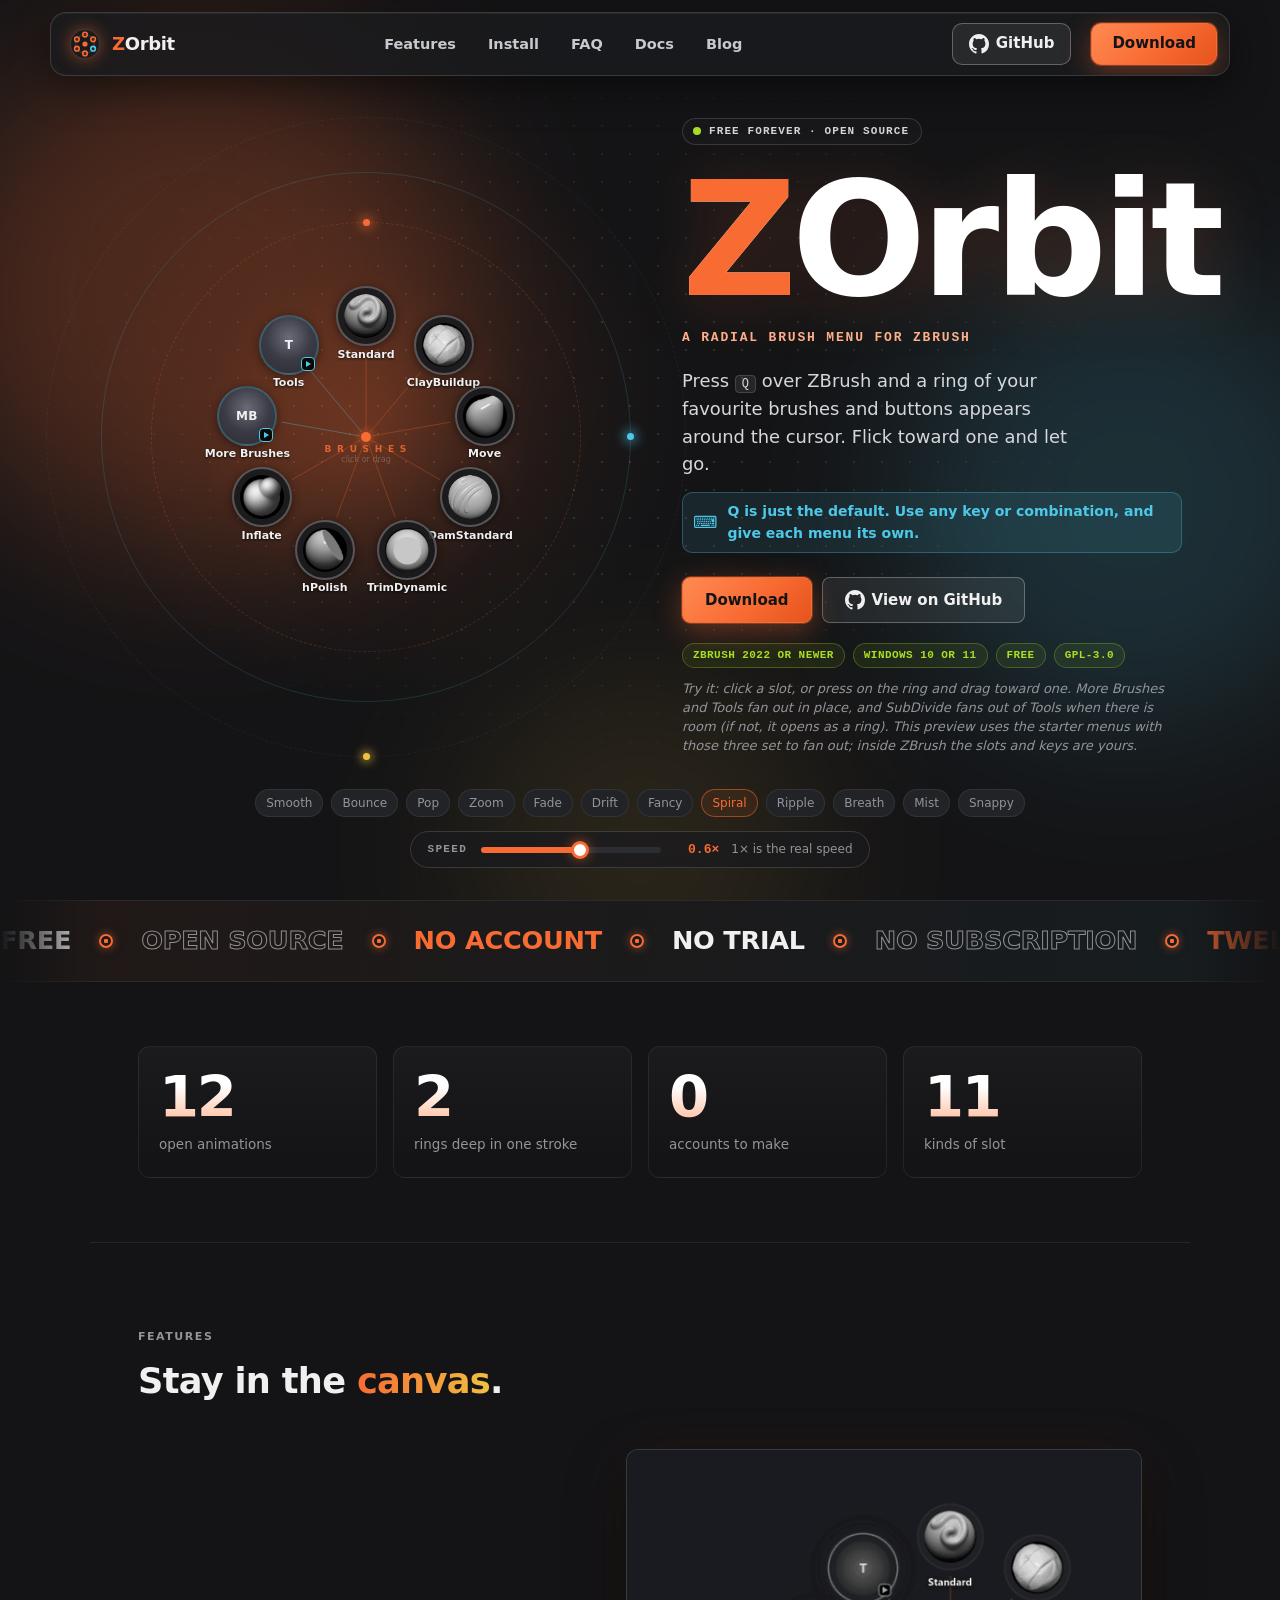
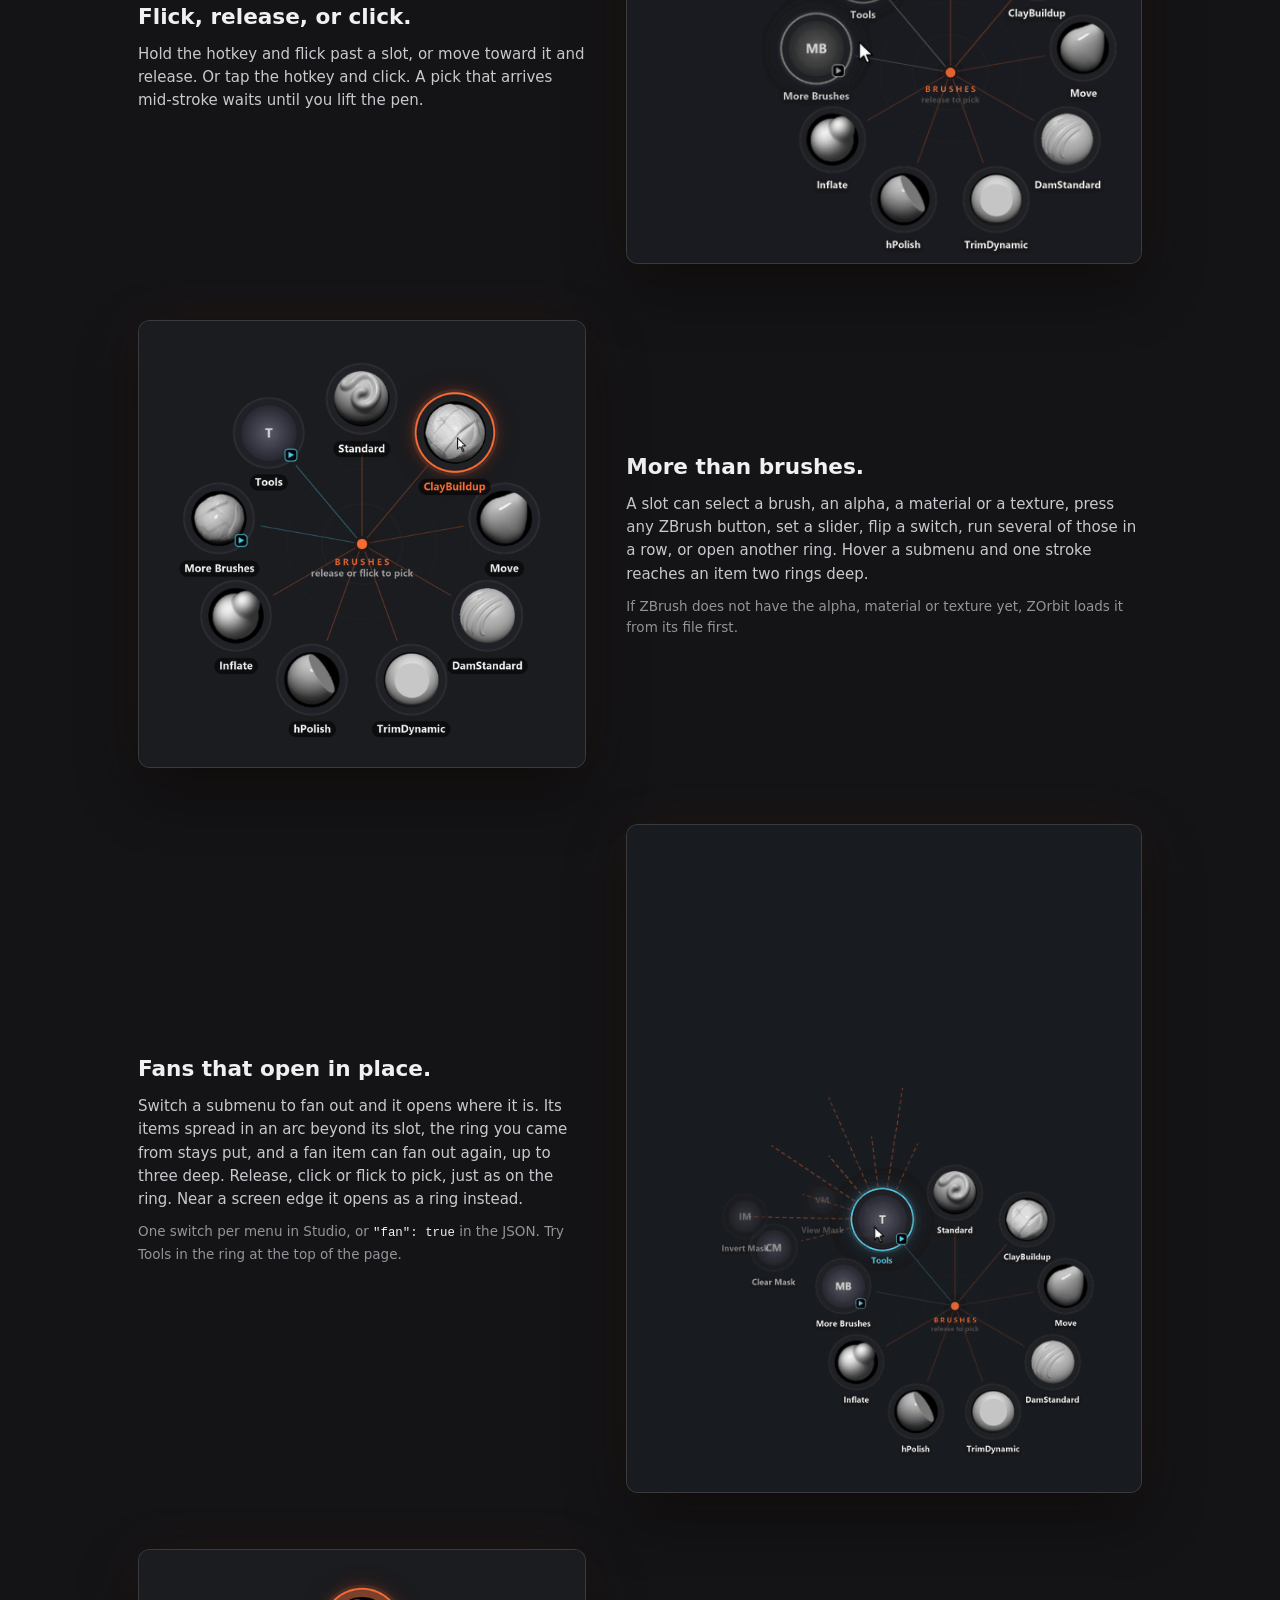
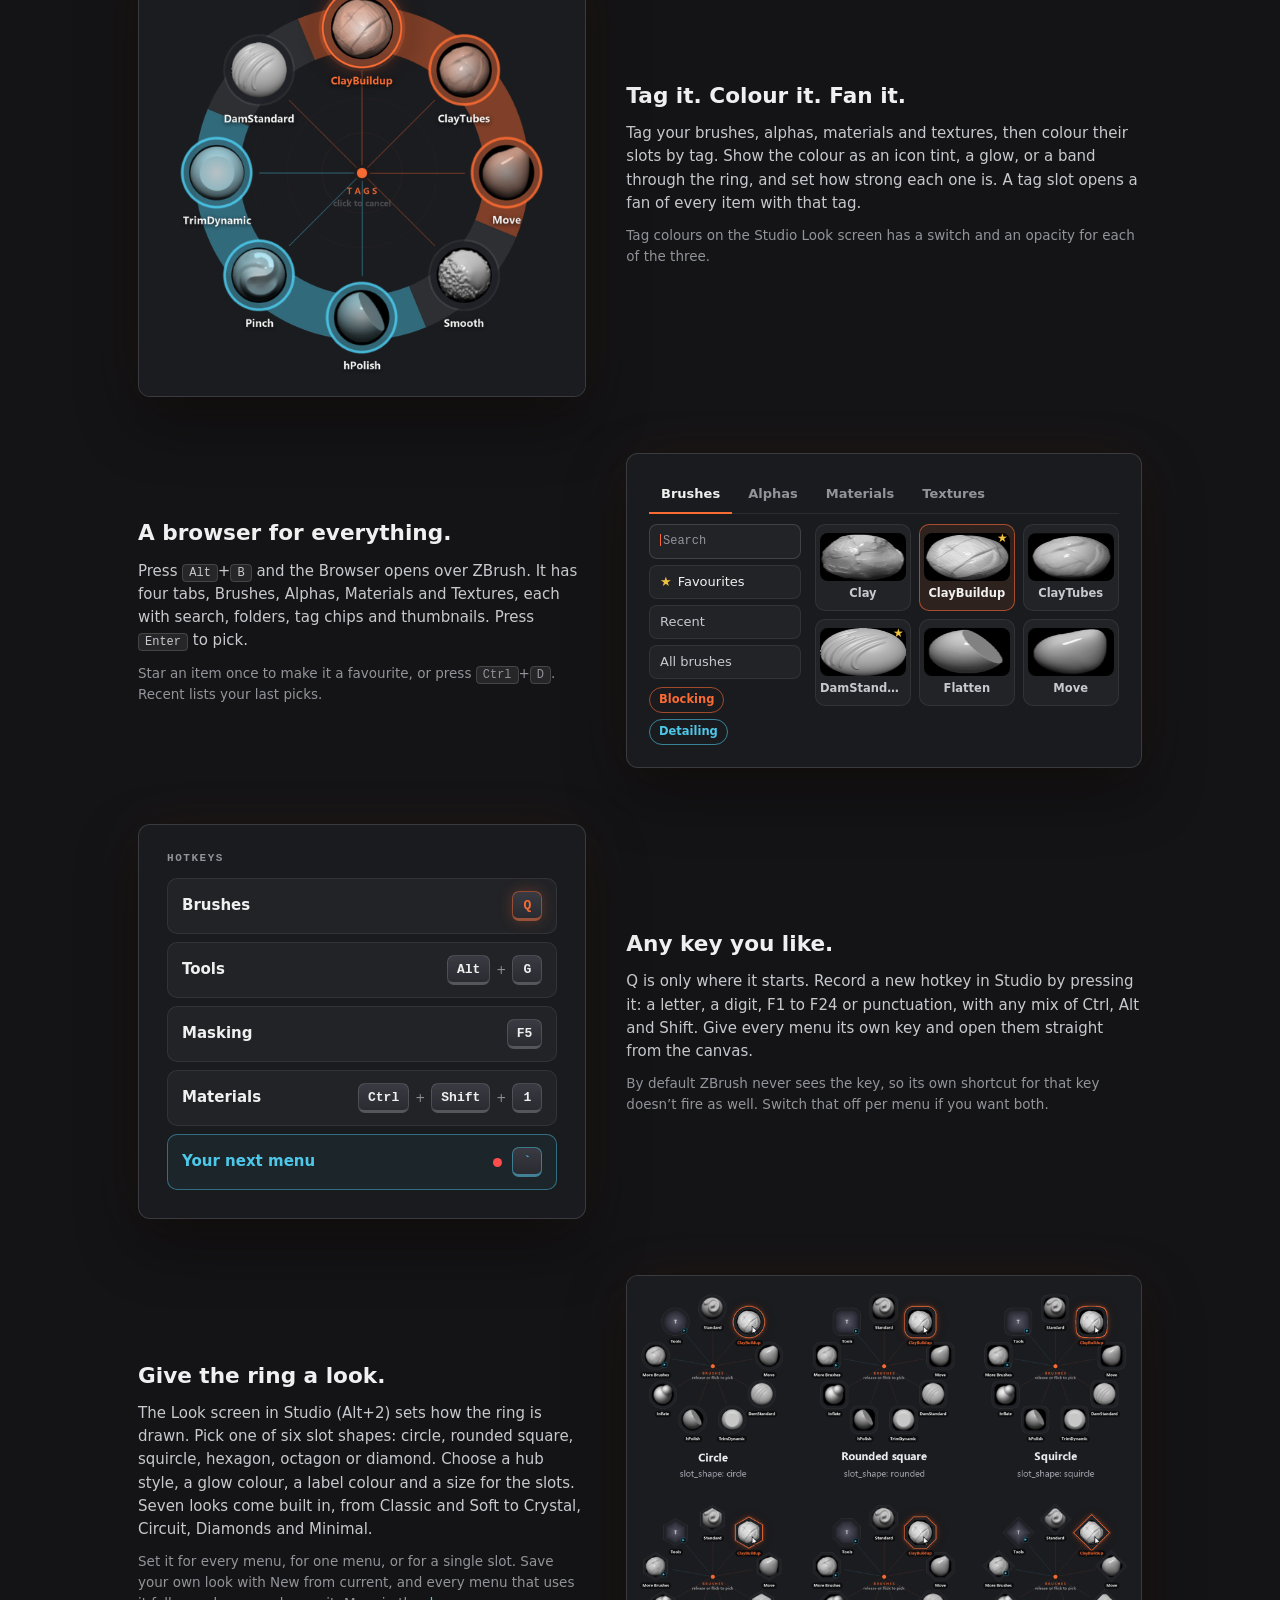
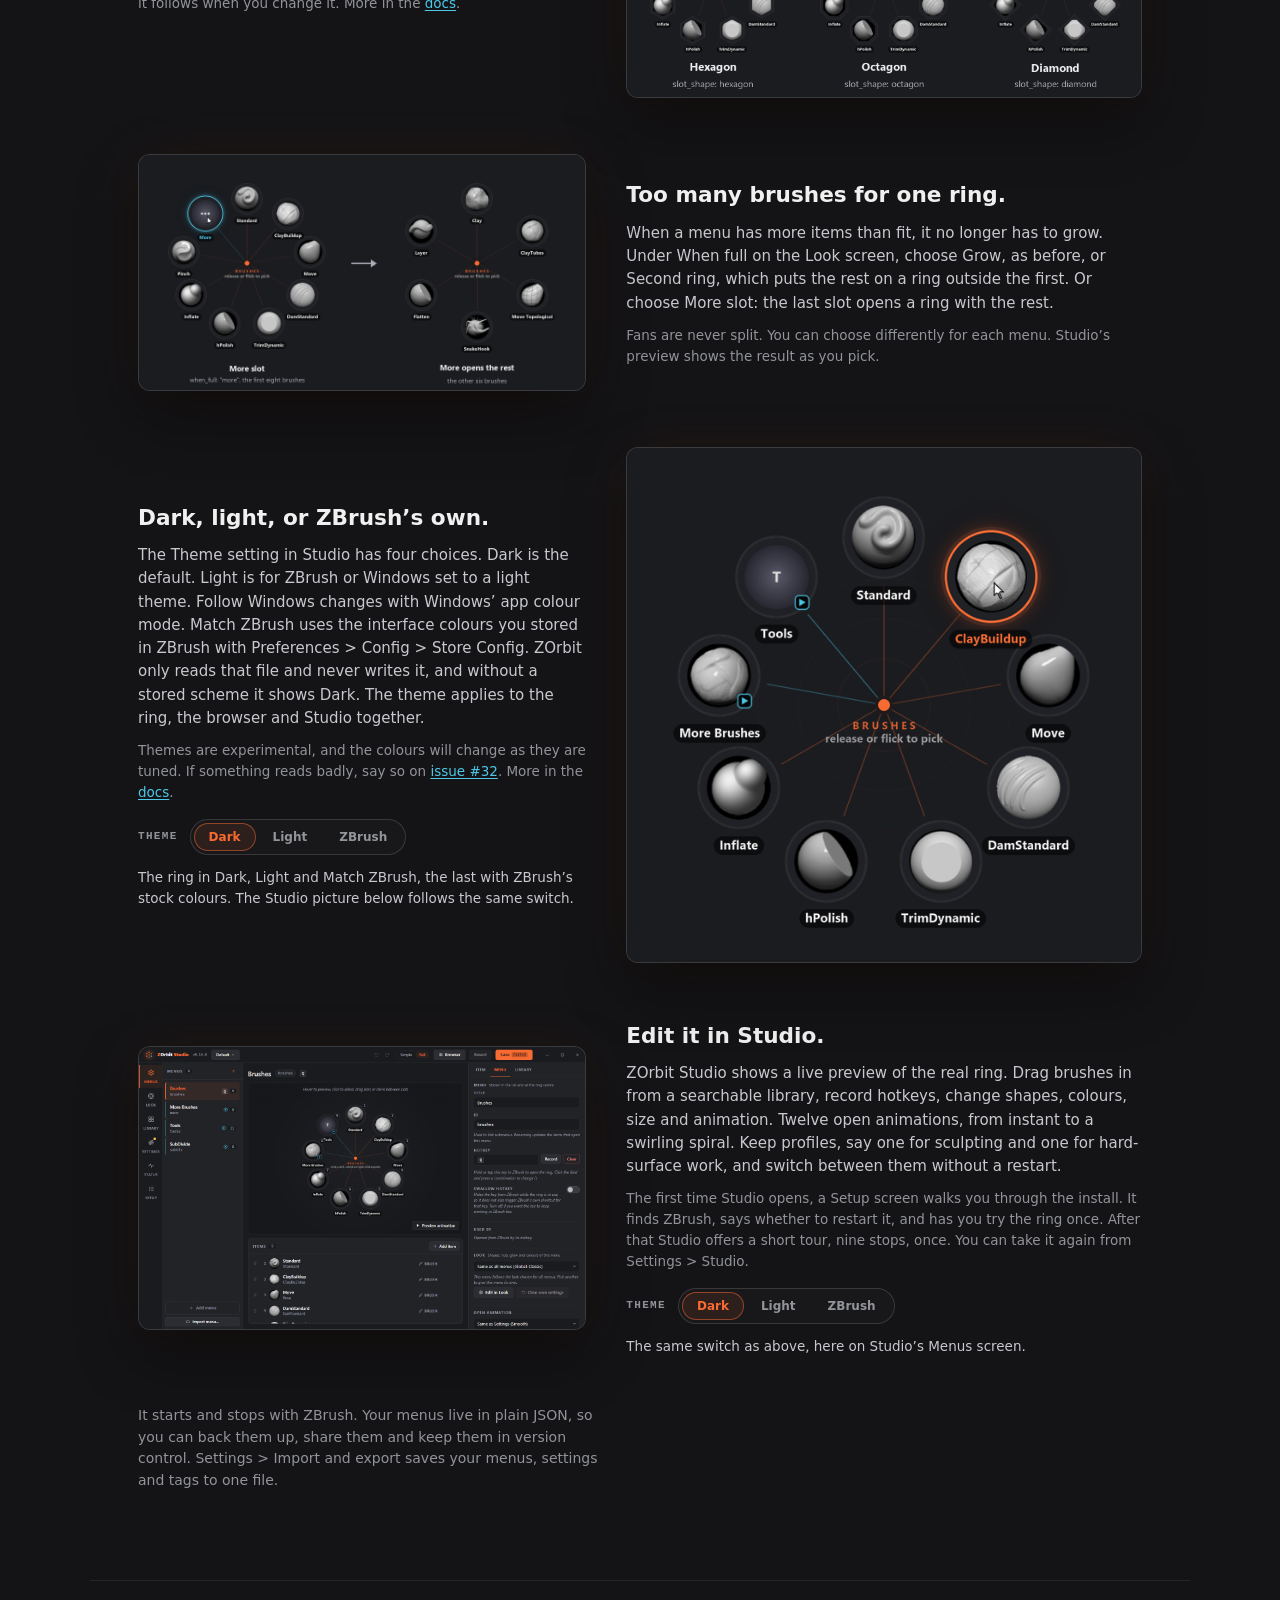
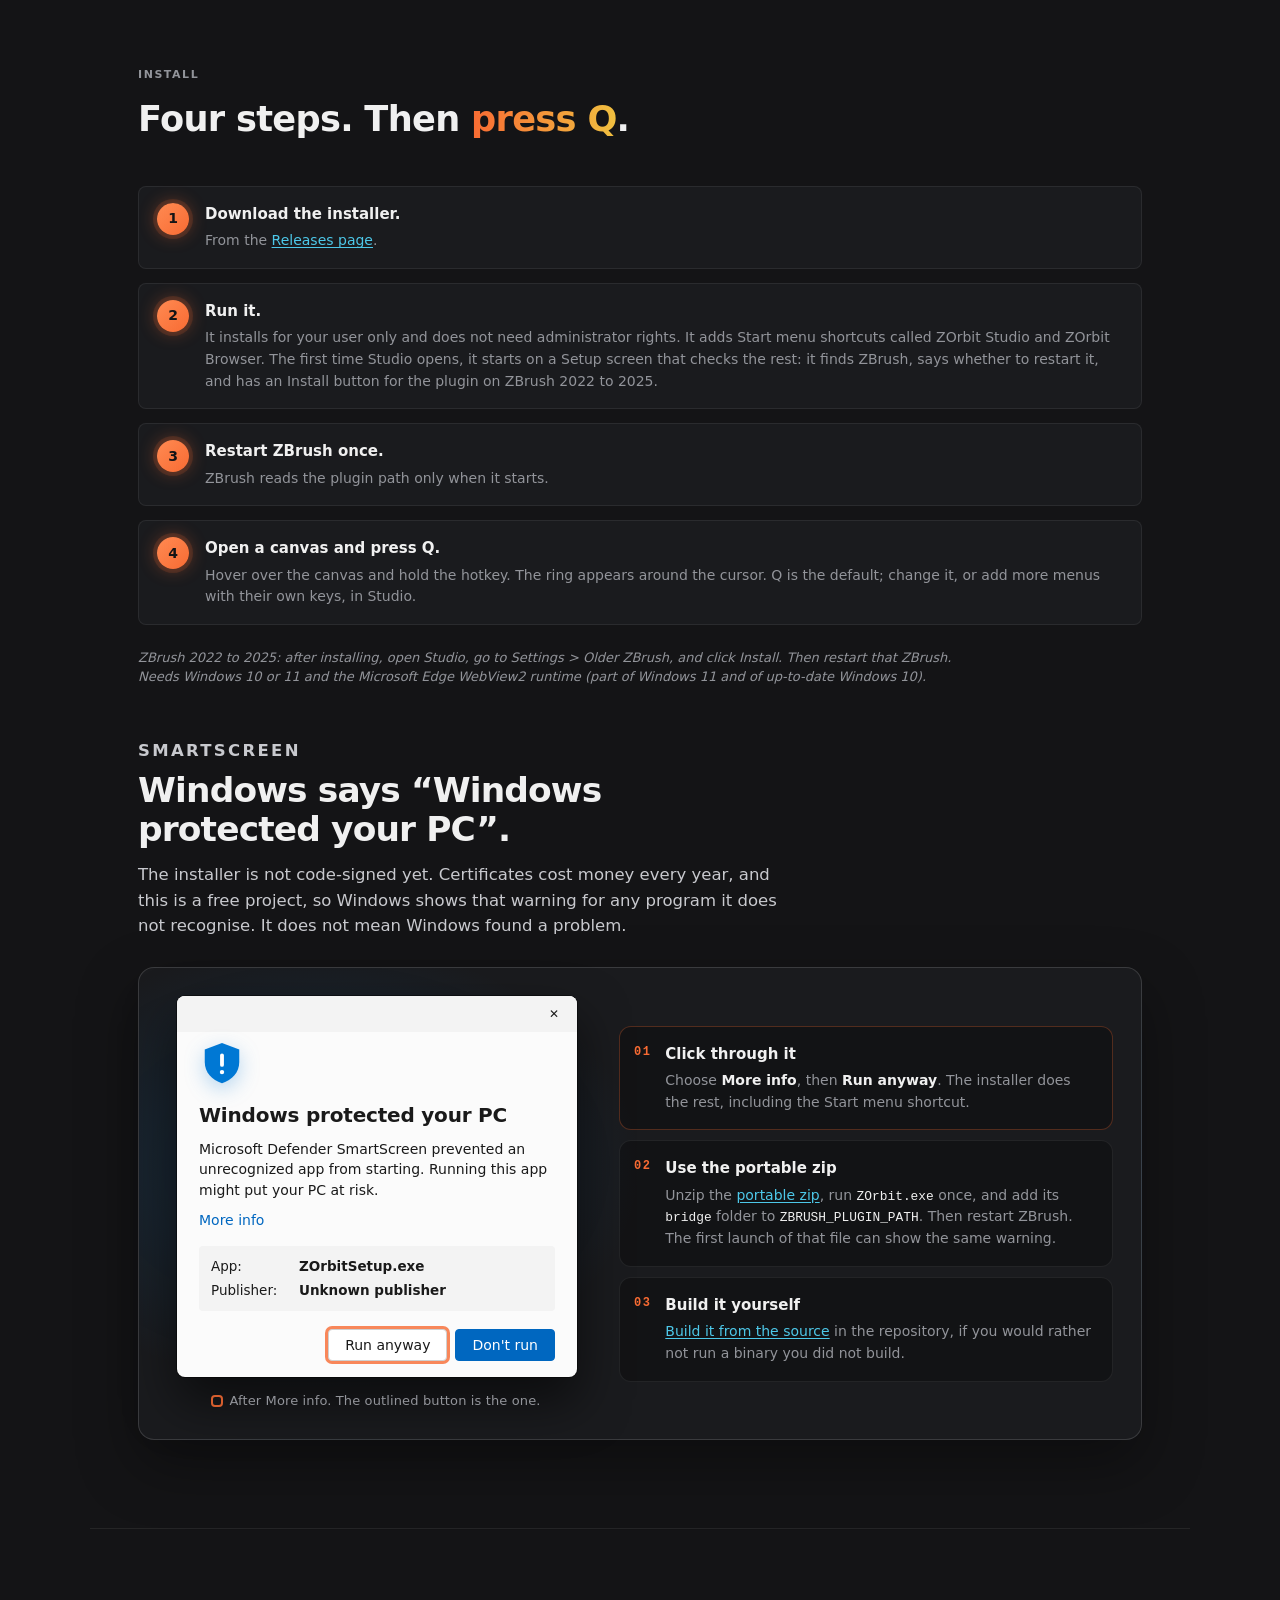
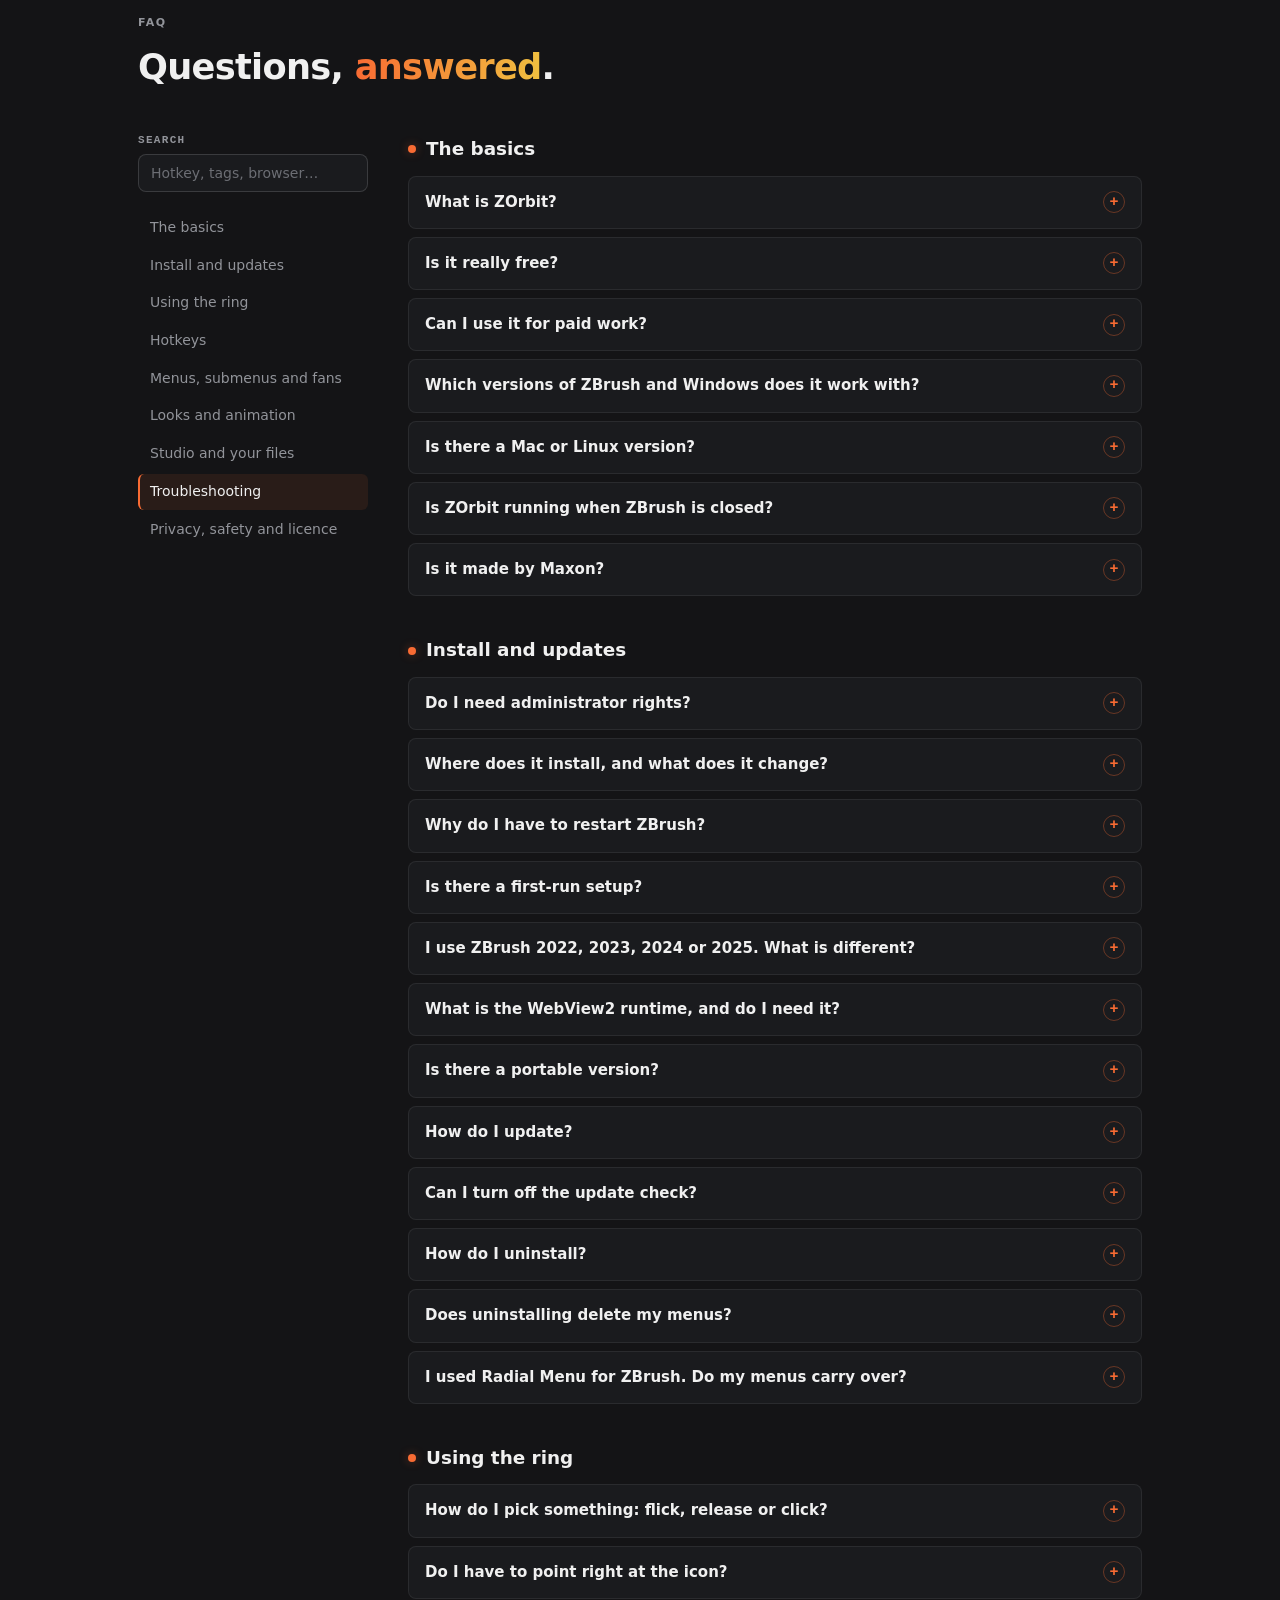
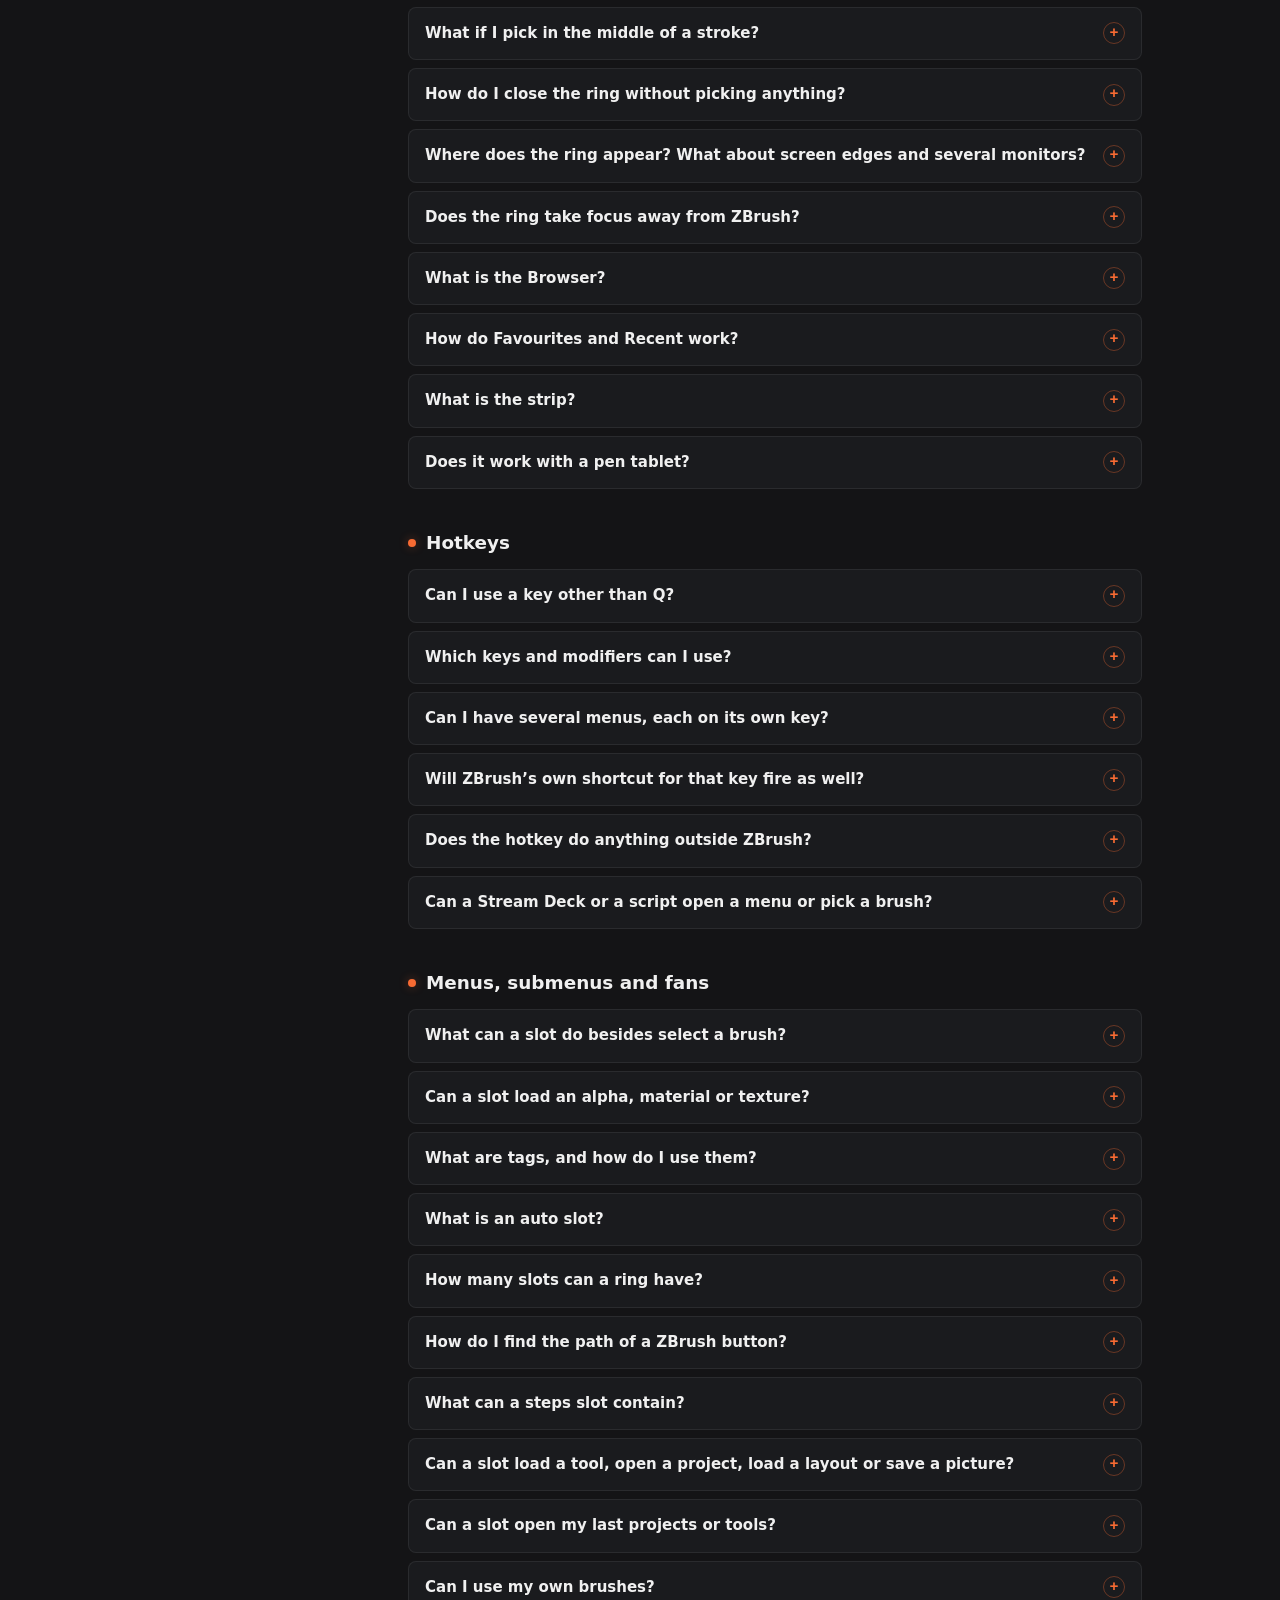
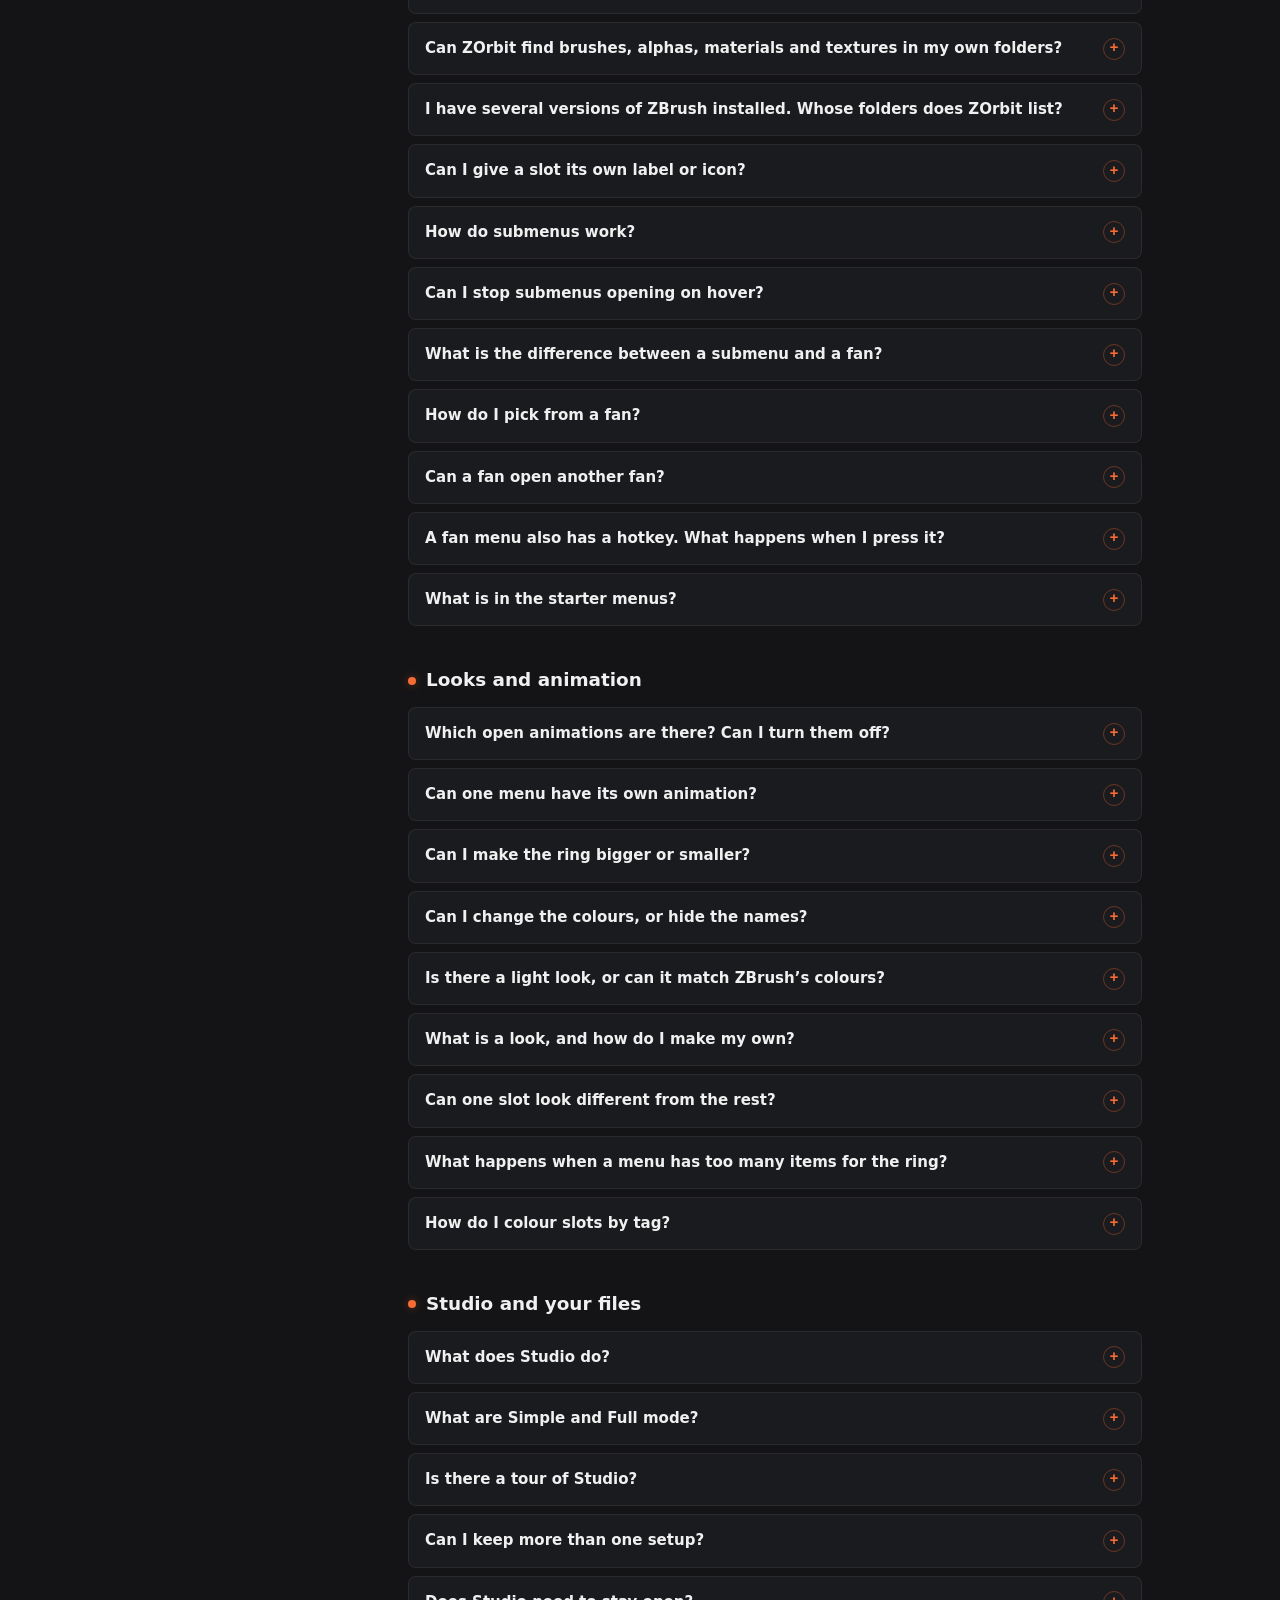
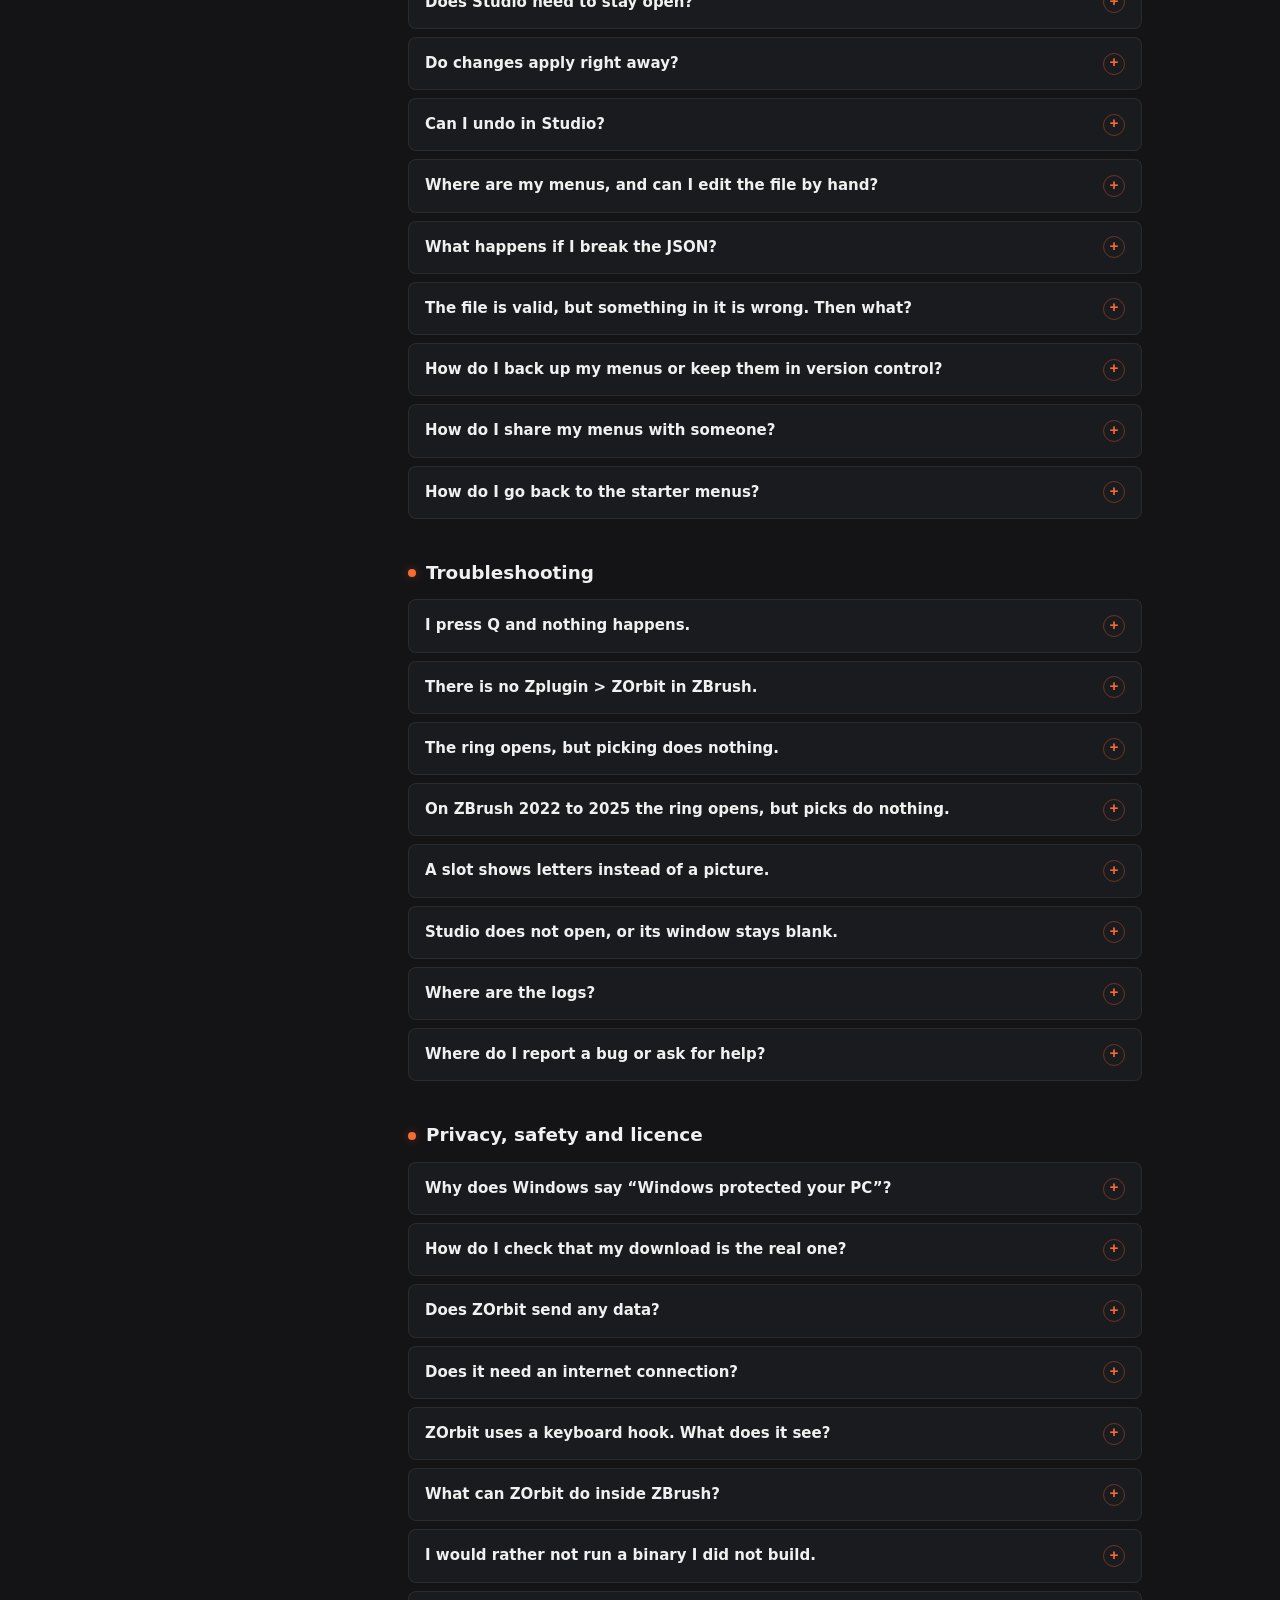
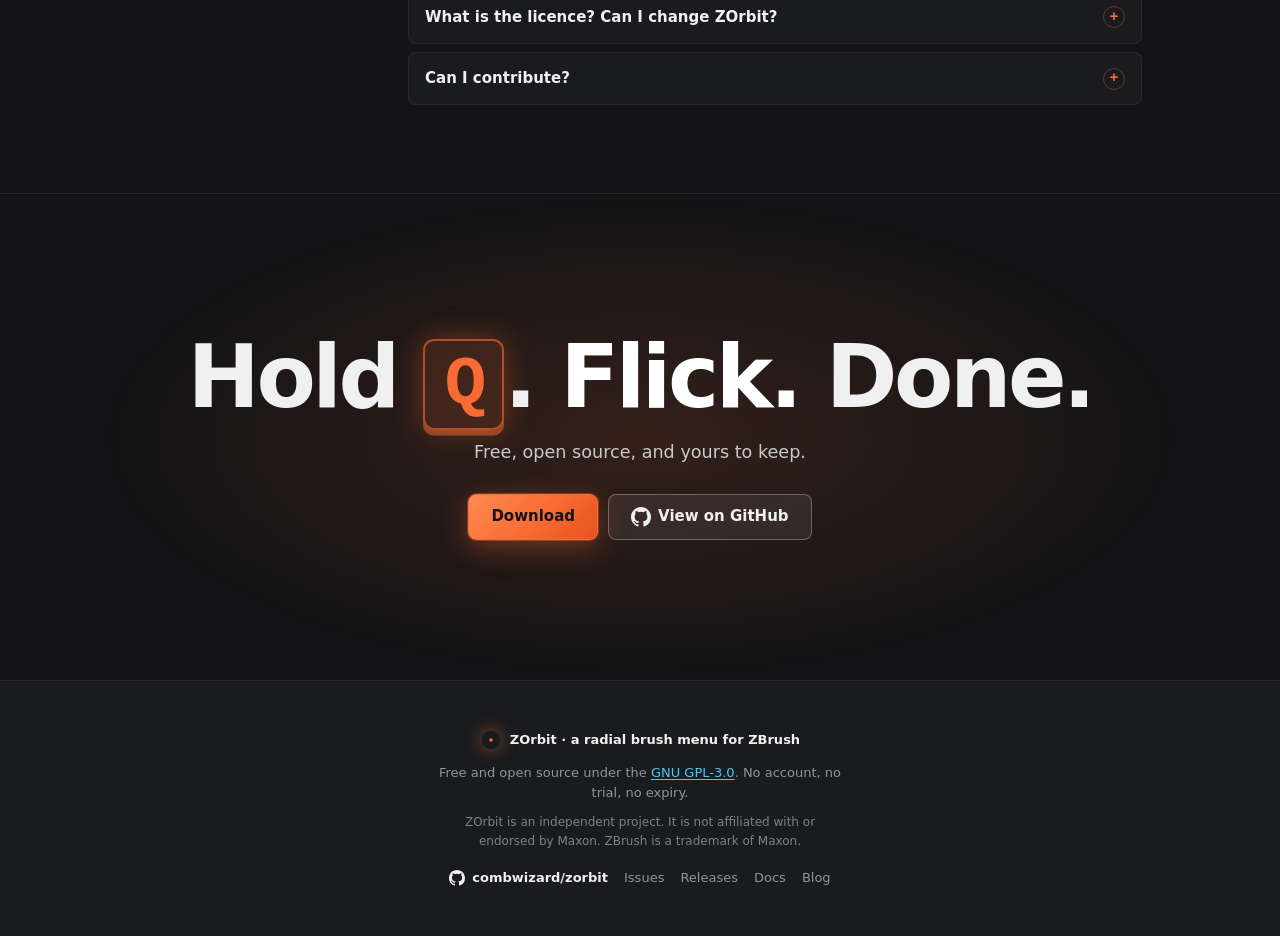
<file: index.html>
<!doctype html>
<html lang="en">
<head>
<meta charset="utf-8">
<meta name="viewport" content="width=device-width, initial-scale=1">
<title>ZOrbit - a radial brush menu for ZBrush, free and open source</title>
<meta name="description" content="Press Q over ZBrush and a ring of your favourite brushes appears around the cursor. Free, open source (GPL-3.0), for Windows.">
<meta name="theme-color" content="#141416">
<meta property="og:title" content="ZOrbit — a radial brush menu for ZBrush">
<meta property="og:description" content="Press Q over ZBrush and a ring of your favourite brushes appears around the cursor. Free, open source (GPL-3.0).">
<meta property="og:type" content="website">
<meta property="og:url" content="https://zorbit.lol/">
<meta property="og:image" content="https://zorbit.lol/images/ring.png">
<meta name="twitter:card" content="summary_large_image">
<meta name="twitter:title" content="ZOrbit — a radial brush menu for ZBrush">
<meta name="twitter:description" content="Press Q over ZBrush and a ring of your favourite brushes appears around the cursor. Free, open source (GPL-3.0).">
<meta name="twitter:image" content="https://zorbit.lol/images/ring.png">
<link rel="icon" type="image/png" href="favicon.png">
<link rel="stylesheet" href="styles.css">
</head>
<body>
<a class="skip" href="#main">Skip to content</a>
<svg class="sprite" width="0" height="0" aria-hidden="true" focusable="false">
  <symbol id="gh" viewBox="0 0 16 16"><path fill="currentColor" d="M8 0C3.58 0 0 3.58 0 8c0 3.54 2.29 6.53 5.47 7.59.4.07.55-.17.55-.38 0-.19-.01-.82-.01-1.49-2.01.37-2.53-.49-2.69-.94-.09-.23-.48-.94-.82-1.13-.28-.15-.68-.52-.01-.53.63-.01 1.08.58 1.23.82.72 1.21 1.87.87 2.33.66.07-.52.28-.87.51-1.07-1.78-.2-3.64-.89-3.64-3.95 0-.87.31-1.59.82-2.15-.08-.2-.36-1.02.08-2.12 0 0 .67-.21 2.2.82a7.6 7.6 0 0 1 4 0c1.53-1.04 2.2-.82 2.2-.82.44 1.1.16 1.92.08 2.12.51.56.82 1.27.82 2.15 0 3.07-1.87 3.75-3.65 3.95.29.25.54.73.54 1.48 0 1.07-.01 1.93-.01 2.2 0 .21.15.46.55.38A8.01 8.01 0 0 0 16 8c0-4.42-3.58-8-8-8Z"/></symbol>
</svg>

<header class="top">
  <div class="top-inner">
  <button class="menu-btn" type="button" aria-label="Menu" aria-expanded="false" aria-controls="menu-panel"><svg width="22" height="22" viewBox="0 0 24 24" aria-hidden="true"><path class="menu-open" fill="currentColor" d="M3 6h18v2H3zm0 5h18v2H3zm0 5h18v2H3z"/><path class="menu-close" fill="currentColor" d="M6.4 5 5 6.4l5.6 5.6L5 17.6 6.4 19l5.6-5.6 5.6 5.6 1.4-1.4-5.6-5.6L19 6.4 17.6 5 12 10.6z"/></svg></button>
  <a class="brand" href="#">
    <span class="logo" aria-hidden="true">
      <svg viewBox="0 0 32 32" width="32" height="32">
        <circle cx="16" cy="16" r="14.5" fill="#1a1b1e" stroke="rgba(255,255,255,.10)"/>
        <circle cx="16" cy="16" r="9.5" fill="none" stroke="rgba(248,107,51,.28)" stroke-width="1"/>
        <g fill="none" stroke-width="1.6">
          <circle cx="16" cy="6.6" r="2.3" stroke="#f86b33"/><circle cx="24.1" cy="11.3" r="2.3" stroke="#f86b33"/>
          <circle cx="24.1" cy="20.7" r="2.3" stroke="#4dc8e9"/><circle cx="16" cy="25.4" r="2.3" stroke="#f86b33"/>
          <circle cx="7.9" cy="20.7" r="2.3" stroke="#f86b33"/><circle cx="7.9" cy="11.3" r="2.3" stroke="#f86b33"/>
        </g>
        <circle cx="16" cy="16" r="2.6" fill="#f86b33"/>
      </svg>
    </span>
    <span class="wordmark"><span class="wordmark-z">Z</span>Orbit</span>
  </a>
  <nav class="nav" aria-label="Page">
    <a href="#features">Features</a>
    <a href="#install">Install</a>
    <a href="#faq">FAQ</a>
    <a href="docs/">Docs</a>
    <a href="docs/blog/">Blog</a>
  </nav>
  <a class="btn gh" href="https://github.com/combwizard/zorbit" aria-label="ZOrbit on GitHub"><svg class="gh-mark" width="20" height="20" aria-hidden="true"><use href="#gh"/></svg><span class="gh-label">GitHub</span></a>
  <a class="btn primary download" href="https://github.com/combwizard/zorbit/releases/latest">Download</a>
  <span class="progress" aria-hidden="true"></span>
  </div>
  <nav class="menu-panel" id="menu-panel" aria-label="Page" hidden>
    <a href="#features">Features</a>
    <a href="#install">Install</a>
    <a href="#faq">FAQ</a>
    <a href="docs/">Docs</a>
    <a href="docs/blog/">Blog</a>
  </nav>
</header>

<main id="main">
  <section class="hero-wrap" id="hero">
    <div class="hero-bg" aria-hidden="true">
      <span class="orb orb-a"></span>
      <span class="orb orb-b"></span>
      <span class="orb orb-c"></span>
      <span class="hero-grid"></span>
      <span class="hero-spot"></span>
    </div>
    <div class="hero">
      <div class="hero-ring">
        <div class="orbits" aria-hidden="true">
          <span class="orbit o1"></span>
          <span class="orbit o2"></span>
          <span class="orbit o3"></span>
        </div>
        <div class="ring-mount" id="ringMount">
          <noscript>
            <img src="images/ring.png" alt="The Brushes radial menu with ClayBuildup hovered" width="550" height="550">
          </noscript>
        </div>
      </div>
      <div class="hero-copy">
        <p class="badge"><span class="badge-dot" aria-hidden="true"></span>Free forever · Open source</p>
        <h1><span class="shine"><span class="wordmark-z">Z</span>Orbit</span></h1>
        <p class="tagline">A radial brush menu for ZBrush</p>
        <p class="lede">Press <kbd>Q</kbd> over ZBrush and a ring of your favourite brushes and buttons appears around the cursor. Flick toward one and let go.</p>
        <p class="key-note"><span class="key-note-icon" aria-hidden="true">⌨</span>Q is just the default. Use any key or combination, and give each menu its own.</p>
        <div class="btn-row">
          <a class="btn primary download big" href="https://github.com/combwizard/zorbit/releases/latest">Download</a>
          <a class="btn big gh" href="https://github.com/combwizard/zorbit"><svg class="gh-mark" width="20" height="20" aria-hidden="true"><use href="#gh"/></svg>View on GitHub</a>
        </div>
        <ul class="compat" aria-label="Compatibility">
          <li>ZBrush 2022 or newer</li>
          <li>Windows 10 or 11</li>
          <li>Free</li>
          <li>GPL-3.0</li>
        </ul>
        <p class="fhint">Try it: click a slot, or press on the ring and drag toward one. More Brushes and Tools fan out in place, and SubDivide fans out of Tools when there is room (if not, it opens as a ring). This preview uses the starter menus with those three set to fan out; inside ZBrush the slots and keys are yours.</p>
      </div>
      <div class="anim-panel">
        <div class="anim-row" id="animRow" aria-label="Open animations"></div>
        <label class="speed" for="speedRange">
          <span class="speed-l">Speed</span>
          <input type="range" id="speedRange" min="0.1" max="1" step="0.05" value="0.6" aria-describedby="speedNote">
          <output id="speedOut" for="speedRange">0.6×</output>
          <span class="speed-note" id="speedNote">1× is the real speed</span>
        </label>
      </div>
    </div>
  </section>

  <div class="marquee" aria-hidden="true">
    <div class="marquee-track">
      <span>Free</span><i></i><span>Open source</span><i></i><span>No account</span><i></i><span>No trial</span><i></i><span>No subscription</span><i></i><span>Twelve open animations</span><i></i><span>Seven built-in looks</span><i></i><span>Submenus</span><i></i><span>Fan-out submenus</span><i></i><span>Any hotkey</span><i></i><span>Flick to pick</span><i></i><span>Plain JSON menus</span><i></i><span>GPL-3.0</span><i></i>
      <span>Free</span><i></i><span>Open source</span><i></i><span>No account</span><i></i><span>No trial</span><i></i><span>No subscription</span><i></i><span>Twelve open animations</span><i></i><span>Seven built-in looks</span><i></i><span>Submenus</span><i></i><span>Fan-out submenus</span><i></i><span>Any hotkey</span><i></i><span>Flick to pick</span><i></i><span>Plain JSON menus</span><i></i><span>GPL-3.0</span><i></i>
    </div>
  </div>

  <section class="stats" aria-label="At a glance">
    <div class="stat"><span class="stat-n" data-count="12">12</span><span class="stat-l">open animations</span></div>
    <div class="stat"><span class="stat-n" data-count="2">2</span><span class="stat-l">rings deep in one stroke</span></div>
    <div class="stat"><span class="stat-n">0</span><span class="stat-l">accounts to make</span></div>
    <div class="stat"><span class="stat-n" data-count="11">11</span><span class="stat-l">kinds of slot</span></div>
  </section>

  <section class="section" id="features">
    <header class="section-head">
      <p class="eyebrow">Features</p>
      <h2>Stay in the <span class="grad">canvas</span>.</h2>
    </header>

    <article class="feature">
      <div class="feature-copy">
        <h3>Flick, release, or click.</h3>
        <p>Hold the hotkey and flick past a slot, or move toward it and release. Or tap the hotkey and click. A pick that arrives mid-stroke waits until you lift the pen.</p>
      </div>
      <figure class="feature-media">
        <picture>
          <source srcset="images/ring.png" media="(prefers-reduced-motion: reduce)">
          <img src="images/open-animation.gif" alt="Holding Q: the ring opens around the cursor, a submenu opens on hover, and a flick picks ClayTubes" width="550" height="412" loading="lazy">
        </picture>
      </figure>
    </article>

    <article class="feature flip">
      <div class="feature-copy">
        <h3>More than brushes.</h3>
        <p>A slot can select a brush, an alpha, a material or a texture, press any ZBrush button, set a slider, flip a switch, run several of those in a row, or open another ring. Hover a submenu and one stroke reaches an item two rings deep.</p>
        <p class="feature-sub">If ZBrush does not have the alpha, material or texture yet, ZOrbit loads it from its file first.</p>
      </div>
      <figure class="feature-media">
        <img src="images/ring.png" alt="Brushes menu with ClayBuildup hovered" width="600" height="600" loading="lazy">
      </figure>
    </article>

    <article class="feature">
      <div class="feature-copy">
        <h3>Fans that open in place.</h3>
        <p>Switch a submenu to fan out and it opens where it is. Its items spread in an arc beyond its slot, the ring you came from stays put, and a fan item can fan out again, up to three deep. Release, click or flick to pick, just as on the ring. Near a screen edge it opens as a ring instead.</p>
        <p class="feature-sub">One switch per menu in Studio, or <code>"fan": true</code> in the JSON. Try Tools in the ring at the top of the page.</p>
      </div>
      <figure class="feature-media">
        <picture>
          <source srcset="images/fan.png" media="(prefers-reduced-motion: reduce)">
          <img src="images/fan-out.gif" alt="Holding Q: hovering More Brushes fans its brushes out to the left; moving to Tools fans out its switches, SubDivide fans out its sizes above that, and a flick past 1.00 picks it" width="594" height="771" loading="lazy">
        </picture>
      </figure>
    </article>

    <article class="feature flip">
      <div class="feature-copy">
        <h3>Tag it. Colour it. Fan it.</h3>
        <p>Tag your brushes, alphas, materials and textures, then colour their slots by tag. Show the colour as an icon tint, a glow, or a band through the ring, and set how strong each one is. A tag slot opens a fan of every item with that tag.</p>
        <p class="feature-sub">Tag colours on the Studio Look screen has a switch and an opacity for each of the three.</p>
      </div>
      <figure class="feature-media">
        <img src="images/tag-colours.png" alt="A ring of eight brushes with two tags. Blocking is orange and Detailing is blue. Each tagged slot has a rim in its tag colour, and a band behind the slots follows the tags, with two untagged slots in grey." width="600" height="600" loading="lazy">
      </figure>
    </article>

    <article class="feature">
      <div class="feature-copy">
        <h3>A browser for everything.</h3>
        <p>Press <kbd>Alt</kbd>+<kbd>B</kbd> and the Browser opens over ZBrush. It has four tabs, Brushes, Alphas, Materials and Textures, each with search, folders, tag chips and thumbnails. Press <kbd>Enter</kbd> to pick.</p>
        <p class="feature-sub">Star an item once to make it a favourite, or press <kbd>Ctrl</kbd>+<kbd>D</kbd>. Recent lists your last picks.</p>
      </div>
      <figure class="feature-media browser-media" aria-hidden="true">
        <div class="bm">
          <div class="bm-tabs">
            <span class="bm-tab on">Brushes</span><span class="bm-tab">Alphas</span><span class="bm-tab">Materials</span><span class="bm-tab">Textures</span>
          </div>
          <div class="bm-body">
            <div class="bm-side">
              <span class="bm-search">Search</span>
              <span class="bm-folder fav"><i>&#9733;</i>Favourites</span>
              <span class="bm-folder">Recent</span>
              <span class="bm-folder">All brushes</span>
              <span class="bm-chips"><span class="bm-chip orange">Blocking</span><span class="bm-chip blue">Detailing</span></span>
            </div>
            <div class="bm-grid">
              <span class="bm-card"><img src="brush-icons/Clay.png" alt="" width="48" height="48" loading="lazy"><b>Clay</b></span>
              <span class="bm-card sel"><img src="brush-icons/ClayBuildup.png" alt="" width="48" height="48" loading="lazy"><b>ClayBuildup</b><i class="bm-star on">&#9733;</i></span>
              <span class="bm-card"><img src="brush-icons/ClayTubes.png" alt="" width="48" height="48" loading="lazy"><b>ClayTubes</b></span>
              <span class="bm-card"><img src="brush-icons/DamStandard.png" alt="" width="48" height="48" loading="lazy"><b>DamStandard</b><i class="bm-star on">&#9733;</i></span>
              <span class="bm-card"><img src="brush-icons/Flatten.png" alt="" width="48" height="48" loading="lazy"><b>Flatten</b></span>
              <span class="bm-card"><img src="brush-icons/Move.png" alt="" width="48" height="48" loading="lazy"><b>Move</b></span>
            </div>
          </div>
        </div>
      </figure>
    </article>

    <article class="feature flip">
      <div class="feature-copy">
        <h3>Any key you like.</h3>
        <p>Q is only where it starts. Record a new hotkey in Studio by pressing it: a letter, a digit, F1 to F24 or punctuation, with any mix of Ctrl, Alt and Shift. Give every menu its own key and open them straight from the canvas.</p>
        <p class="feature-sub">By default ZBrush never sees the key, so its own shortcut for that key doesn’t fire as well. Switch that off per menu if you want both.</p>
      </div>
      <figure class="feature-media keys-media" aria-hidden="true">
        <div class="keys-panel">
          <div class="keys-head">Hotkeys</div>
          <div class="keys-row default"><span class="keys-menu">Brushes</span><span class="keys"><kbd>Q</kbd></span></div>
          <div class="keys-row"><span class="keys-menu">Tools</span><span class="keys"><kbd>Alt</kbd><i>+</i><kbd>G</kbd></span></div>
          <div class="keys-row"><span class="keys-menu">Masking</span><span class="keys"><kbd>F5</kbd></span></div>
          <div class="keys-row"><span class="keys-menu">Materials</span><span class="keys"><kbd>Ctrl</kbd><i>+</i><kbd>Shift</kbd><i>+</i><kbd>1</kbd></span></div>
          <div class="keys-row rec">
            <span class="keys-menu">Your next menu</span>
            <span class="keys" id="keysRec" data-cycle="`|Alt+W|F9|Shift+Space|Ctrl+E"><span class="rec-dot"></span><kbd>`</kbd></span>
          </div>
        </div>
      </figure>
    </article>

    <article class="feature">
      <div class="feature-copy">
        <h3>Give the ring a look.</h3>
        <p>The Look screen in Studio (Alt+2) sets how the ring is drawn. Pick one of six slot shapes: circle, rounded square, squircle, hexagon, octagon or diamond. Choose a hub style, a glow colour, a label colour and a size for the slots. Seven looks come built in, from Classic and Soft to Crystal, Circuit, Diamonds and Minimal.</p>
        <p class="feature-sub">Set it for every menu, for one menu, or for a single slot. Save your own look with New from current, and every menu that uses it follows when you change it. More in the <a href="https://zorbit.lol/docs/appearance/#looks">docs</a>.</p>
      </div>
      <figure class="feature-media">
        <img src="images/slot-shapes.png" alt="The same Brushes ring in the six slot shapes: circle, rounded square, squircle, hexagon, octagon and diamond" width="780" height="640" loading="lazy">
      </figure>
    </article>

    <article class="feature flip">
      <div class="feature-copy">
        <h3>Too many brushes for one ring.</h3>
        <p>When a menu has more items than fit, it no longer has to grow. Under When full on the Look screen, choose Grow, as before, or Second ring, which puts the rest on a ring outside the first. Or choose More slot: the last slot opens a ring with the rest.</p>
        <p class="feature-sub">Fans are never split. You can choose differently for each menu. Studio’s preview shows the result as you pick.</p>
      </div>
      <figure class="feature-media">
        <img src="images/more-slot.png" alt="A ring of eight brushes and a More slot with three dots, hovered, and beside it the ring that More opens, with the other six brushes" width="958" height="504" loading="lazy">
      </figure>
    </article>

    <article class="feature">
      <div class="feature-copy">
        <h3>Dark, light, or ZBrush’s own.</h3>
        <p>The Theme setting in Studio has four choices. Dark is the default. Light is for ZBrush or Windows set to a light theme. Follow Windows changes with Windows’ app colour mode. Match ZBrush uses the interface colours you stored in ZBrush with Preferences &gt; Config &gt; Store Config. ZOrbit only reads that file and never writes it, and without a stored scheme it shows Dark. The theme applies to the ring, the browser and Studio together.</p>
        <p class="feature-sub">Themes are experimental, and the colours will change as they are tuned. If something reads badly, say so on <a href="https://github.com/combwizard/zorbit/issues/32">issue #32</a>. More in the <a href="https://zorbit.lol/docs/appearance/#theme">docs</a>.</p>
        <div class="theme-switch">
          <span class="theme-switch-l">Theme</span>
          <div class="theme-seg" role="group" aria-label="Theme">
            <button type="button" data-theme-set="dark" aria-pressed="true">Dark</button>
            <button type="button" data-theme-set="light" aria-pressed="false">Light</button>
            <button type="button" data-theme-set="zbrush" aria-pressed="false">ZBrush</button>
          </div>
        </div>
        <p class="theme-note">The ring in Dark, Light and Match ZBrush, the last with ZBrush’s stock colours. The Studio picture below follows the same switch.</p>
      </div>
      <figure class="feature-media">
        <img src="images/ring.png" alt="Brushes menu with ClayBuildup hovered, in the Dark theme: dark slots with white labels and an orange highlight" width="600" height="600" loading="lazy" data-shot-light="images/ring-light.png" data-shot-light-alt="Brushes menu with ClayBuildup hovered, in the Light theme: pale slots with dark labels on white pills" data-shot-zbrush="images/ring-zbrush.png" data-shot-zbrush-alt="Brushes menu with ClayBuildup hovered, in the Match ZBrush theme with ZBrush’s stock colours: grey slots with white labels and an orange centre, lines and hovered slot">
      </figure>
    </article>

    <article class="feature flip">
      <div class="feature-copy">
        <h3>Edit it in Studio.</h3>
        <p>ZOrbit Studio shows a live preview of the real ring. Drag brushes in from a searchable library, record hotkeys, change shapes, colours, size and animation. Twelve open animations, from instant to a swirling spiral. Keep profiles, say one for sculpting and one for hard-surface work, and switch between them without a restart.</p>
        <p class="feature-sub">The first time Studio opens, a Setup screen walks you through the install. It finds ZBrush, says whether to restart it, and has you try the ring once. After that Studio offers a short tour, nine stops, once. You can take it again from Settings &gt; Studio.</p>
        <div class="theme-switch">
          <span class="theme-switch-l">Theme</span>
          <div class="theme-seg" role="group" aria-label="Theme">
            <button type="button" data-theme-set="dark" aria-pressed="true">Dark</button>
            <button type="button" data-theme-set="light" aria-pressed="false">Light</button>
            <button type="button" data-theme-set="zbrush" aria-pressed="false">ZBrush</button>
          </div>
        </div>
        <p class="theme-note">The same switch as above, here on Studio’s Menus screen.</p>
      </div>
      <figure class="feature-media">
        <img src="images/studio.png" alt="ZOrbit Studio in the Dark theme, on the Menus screen: the menu list, the ring preview and the menu settings" width="1360" height="860" loading="lazy" data-shot-light="images/studio-light.png" data-shot-light-alt="ZOrbit Studio in the Light theme, on the Menus screen: a pale window with the menu list, the ring preview and the menu settings" data-shot-zbrush="images/studio-zbrush.png" data-shot-zbrush-alt="ZOrbit Studio in the Match ZBrush theme with ZBrush’s stock colours, on the Menus screen: grey panels with orange accents around the menu list, the ring preview and the menu settings">
      </figure>
    </article>

    <p class="under-note">It starts and stops with ZBrush. Your menus live in plain JSON, so you can back them up, share them and keep them in version control. Settings &gt; Import and export saves your menus, settings and tags to one file.</p>
  </section>

  <section class="section" id="install">
    <header class="section-head">
      <p class="eyebrow">Install</p>
      <h2>Four steps. Then <span class="grad">press Q</span>.</h2>
    </header>
    <ol class="steps">
      <li>
        <span class="step-n">1</span>
        <div>
          <h3>Download the installer.</h3>
          <p>From the <a class="download" href="https://github.com/combwizard/zorbit/releases/latest">Releases page</a>.</p>
        </div>
      </li>
      <li>
        <span class="step-n">2</span>
        <div>
          <h3>Run it.</h3>
          <p>It installs for your user only and does not need administrator rights. It adds Start menu shortcuts called ZOrbit Studio and ZOrbit Browser. The first time Studio opens, it starts on a Setup screen that checks the rest: it finds ZBrush, says whether to restart it, and has an Install button for the plugin on ZBrush 2022 to 2025.</p>
        </div>
      </li>
      <li>
        <span class="step-n">3</span>
        <div>
          <h3>Restart ZBrush once.</h3>
          <p>ZBrush reads the plugin path only when it starts.</p>
        </div>
      </li>
      <li>
        <span class="step-n">4</span>
        <div>
          <h3>Open a canvas and press Q.</h3>
          <p>Hover over the canvas and hold the hotkey. The ring appears around the cursor. Q is the default; change it, or add more menus with their own keys, in Studio.</p>
        </div>
      </li>
    </ol>
    <p class="fhint">ZBrush 2022 to 2025: after installing, open Studio, go to Settings &gt; Older ZBrush, and click Install. Then restart that ZBrush.</p>
    <p class="fhint">Needs Windows 10 or 11 and the Microsoft Edge WebView2 runtime (part of Windows 11 and of up-to-date Windows 10).</p>
    <aside class="shield">
      <header class="shield-head">
        <p class="eyebrow">SmartScreen</p>
        <h3>Windows says “Windows protected your PC”.</h3>
        <p>The installer is not code-signed yet. Certificates cost money every year, and this is a free project, so Windows shows that warning for any program it does not recognise. It does not mean Windows found a problem.</p>
      </header>
      <div class="shield-stage">
        <div class="win-col">
          <figure class="win" aria-hidden="true">
            <div class="win-chrome"><span class="win-x">&#x2715;</span></div>
            <div class="win-body">
              <svg class="win-shield" viewBox="0 0 48 48" width="46" height="46">
                <path fill="#0078d4" d="M24 3l18 7v13c0 11-7.4 18.6-18 22C13.4 41.6 6 34 6 23V10z"/>
                <rect fill="#fff" x="22" y="14" width="4" height="14" rx="2"/>
                <circle fill="#fff" cx="24" cy="33.5" r="2.3"/>
              </svg>
              <p class="win-title">Windows protected your PC</p>
              <p class="win-text">Microsoft Defender SmartScreen prevented an unrecognized app from starting. Running this app might put your PC at risk.</p>
              <p class="win-more">More info</p>
              <dl>
                <div><dt>App:</dt><dd>ZOrbitSetup.exe</dd></div>
                <div><dt>Publisher:</dt><dd>Unknown publisher</dd></div>
              </dl>
              <div class="win-actions">
                <span class="win-btn win-run">Run anyway</span>
                <span class="win-btn win-dont">Don't run</span>
              </div>
            </div>
          </figure>
          <p class="win-caption">After More info. The outlined button is the one.</p>
        </div>
        <ol class="paths">
          <li>
            <span class="path-k">01</span>
            <div>
              <h4>Click through it</h4>
              <p>Choose <strong>More info</strong>, then <strong>Run anyway</strong>. The installer does the rest, including the Start menu shortcut.</p>
            </div>
          </li>
          <li>
            <span class="path-k">02</span>
            <div>
              <h4>Use the portable zip</h4>
              <p>Unzip the <a class="portable" href="https://github.com/combwizard/zorbit/releases/latest">portable zip</a>, run <code>ZOrbit.exe</code> once, and add its <code>bridge</code> folder to <code>ZBRUSH_PLUGIN_PATH</code>. Then restart ZBrush. The first launch of that file can show the same warning.</p>
            </div>
          </li>
          <li>
            <span class="path-k">03</span>
            <div>
              <h4>Build it yourself</h4>
              <p><a href="https://github.com/combwizard/zorbit#build-from-source">Build it from the source</a> in the repository, if you would rather not run a binary you did not build.</p>
            </div>
          </li>
        </ol>
      </div>
    </aside>
  </section>

  <section class="section" id="faq">
    <header class="section-head">
      <p class="eyebrow">FAQ</p>
      <h2>Questions, <span class="grad">answered</span>.</h2>
    </header>
    <div class="faq">
      <aside class="faq-side">
        <label class="faq-search" hidden>
          <span class="faq-search-l">Search</span>
          <input type="search" id="faqSearch" placeholder="Hotkey, tags, browser…" autocomplete="off" spellcheck="false">
        </label>
        <nav class="faq-topics" aria-label="FAQ topics">
          <a href="#faq-basics">The basics</a>
          <a href="#faq-setup">Install and updates</a>
          <a href="#faq-ring">Using the ring</a>
          <a href="#faq-keys">Hotkeys</a>
          <a href="#faq-menus">Menus, submenus and fans</a>
          <a href="#faq-look">Looks and animation</a>
          <a href="#faq-studio">Studio and your files</a>
          <a href="#faq-trouble">Troubleshooting</a>
          <a href="#faq-trust">Privacy, safety and licence</a>
        </nav>
      </aside>

      <div class="faq-list">
        <div class="faq-group" id="faq-basics">
          <h3>The basics</h3>
          <details class="faq-q" id="q-what">
            <summary>What is ZOrbit?</summary>
            <div class="faq-a"><p>A radial menu for ZBrush on Windows. Hold a hotkey over the canvas and a ring of your brushes and buttons appears around the cursor. Flick toward one, or move to it and let go, and ZBrush switches. You set up the rings in ZOrbit Studio.</p></div>
          </details>
          <details class="faq-q" id="q-free">
            <summary>Is it really free?</summary>
            <div class="faq-a"><p>Yes. There is no licence key, no account, no trial and no expiry date, and you can use it on as many machines as you like.</p></div>
          </details>
          <details class="faq-q" id="q-commercial">
            <summary>Can I use it for paid work?</summary>
            <div class="faq-a"><p>Yes. The GPL lets you run the program for any purpose, and it does not cover what you sculpt with it.</p></div>
          </details>
          <details class="faq-q" id="q-versions">
            <summary>Which versions of ZBrush and Windows does it work with?</summary>
            <div class="faq-a"><p>ZBrush 2022 or newer, on 64-bit Windows 10 or 11. ZBrush 2026 and newer load the plugin the installer sets up. ZBrush 2022 to 2025 need one extra step in Studio, see <a href="#q-older">older ZBrush</a>. ZBrush Core and ZBrushCore Mini are not supported, because they do not load plugins.</p></div>
          </details>
          <details class="faq-q" id="q-mac">
            <summary>Is there a Mac or Linux version?</summary>
            <div class="faq-a"><p>No. ZOrbit relies on Windows to catch the hotkey and draw the ring, so it runs on Windows only.</p></div>
          </details>
          <details class="faq-q" id="q-running">
            <summary>Is ZOrbit running when ZBrush is closed?</summary>
            <div class="faq-a"><p>No. ZBrush starts it through the plugin, and it quits a few seconds after ZBrush closes. While it runs it has an icon in the notification area. Left-click it to open Studio. Its right-click menu opens the browser, reloads your menus, switches profile, opens the logs folder and quits ZOrbit.</p></div>
          </details>
          <details class="faq-q" id="q-maxon">
            <summary>Is it made by Maxon?</summary>
            <div class="faq-a"><p>No. ZOrbit is an independent project. It is not affiliated with or endorsed by Maxon. ZBrush is a trademark of Maxon.</p></div>
          </details>
        </div>

        <div class="faq-group" id="faq-setup">
          <h3>Install and updates</h3>
          <details class="faq-q" id="q-admin">
            <summary>Do I need administrator rights?</summary>
            <div class="faq-a"><p>Not for the installer. It installs for your user only. The one exception is the plugin for ZBrush 2022 to 2025. If your account cannot write to that ZBrush’s folder, which can happen under Program Files, Windows asks you to approve it while Studio copies the plugin in.</p></div>
          </details>
          <details class="faq-q" id="q-where">
            <summary>Where does it install, and what does it change?</summary>
            <div class="faq-a"><p>It installs to <code>%LOCALAPPDATA%\Programs\ZOrbit</code>. It adds that folder’s <code>bridge</code> folder to your user <code>ZBRUSH_PLUGIN_PATH</code> variable, keeping any entries already there, and adds two Start menu shortcuts, ZOrbit Studio and ZOrbit Browser. A desktop shortcut is offered but off unless you tick it.</p></div>
          </details>
          <details class="faq-q" id="q-restart">
            <summary>Why do I have to restart ZBrush?</summary>
            <div class="faq-a"><p>ZBrush reads <code>ZBRUSH_PLUGIN_PATH</code> only when it starts. Restart it once after installing and it loads the plugin, which starts ZOrbit. After that it starts with ZBrush on its own.</p></div>
          </details>
          <details class="faq-q" id="q-first-run">
            <summary>Is there a first-run setup?</summary>
            <div class="faq-a"><p>Yes. On a fresh install Studio opens on a Setup screen. It lists whether ZBrush was found, whether the plugin is loaded, whether ZBrush needs a restart, and has you try the ring once. Press Finish or Skip for now when you are done. If you close Studio without either, Setup comes back next time. It is Alt+6 in Studio, and Show Setup on next start at the bottom of the screen brings it back.</p></div>
          </details>
          <details class="faq-q" id="q-older">
            <summary>I use ZBrush 2022, 2023, 2024 or 2025. What is different?</summary>
            <div class="faq-a"><p>Those versions have no Python API, so ZOrbit gives them a ZScript plugin with the same Zplugin &gt; ZOrbit palette. Open Studio, go to Setup (Alt+6) and click Install next to your version. Settings &gt; Older ZBrush in Full mode has the same list. If your version is not listed, use Add a ZBrush folder. Then restart that ZBrush.</p></div>
          </details>
          <details class="faq-q" id="q-webview">
            <summary>What is the WebView2 runtime, and do I need it?</summary>
            <div class="faq-a"><p>Studio draws its window with Microsoft Edge WebView2. It is part of Windows 11 and of up-to-date Windows 10, so you most likely have it already. If not, get it from <a href="https://developer.microsoft.com/microsoft-edge/webview2/">Microsoft</a>.</p></div>
          </details>
          <details class="faq-q" id="q-portable">
            <summary>Is there a portable version?</summary>
            <div class="faq-a"><p>Yes. Unzip the <a class="portable" href="https://github.com/combwizard/zorbit/releases/latest">portable zip</a> somewhere permanent and run <code>ZOrbit\ZOrbit.exe</code>. Left-click its tray icon to open Studio, go to Setup and press Fix next to your ZBrush, which adds the zip’s <code>bridge</code> folder to <code>ZBRUSH_PLUGIN_PATH</code>. Then restart ZBrush. For ZBrush 2022 to 2025, press Install on Setup instead. The first launch can show the same SmartScreen warning as the installer.</p></div>
          </details>
          <details class="faq-q" id="q-update">
            <summary>How do I update?</summary>
            <div class="faq-a">
              <p>When Studio opens it asks GitHub whether there is a newer release. If there is, the new version number appears in orange at the top. Click it to read the release notes, then press Download and install. Studio fetches the installer from GitHub, checks its SHA-256, runs it over your install and reopens when it is done. It stops ZOrbit, replaces the program and leaves your menus alone. Then restart ZBrush. You can also download the installer from the release page and run it yourself. A portable copy gets a link to the download page instead.</p>
              <p>On ZBrush 2022 to 2025, Settings &gt; Older ZBrush then shows Update available. Click Update and restart that ZBrush.</p>
            </div>
          </details>
          <details class="faq-q" id="q-update-off">
            <summary>Can I turn off the update check?</summary>
            <div class="faq-a"><p>Yes. Switch off Settings &gt; Studio &gt; Check for updates. While it is off, no request is made.</p></div>
          </details>
          <details class="faq-q" id="q-uninstall">
            <summary>How do I uninstall?</summary>
            <div class="faq-a">
              <p>Open Windows Settings &gt; Apps &gt; Installed apps, find ZOrbit and choose Uninstall. Restart ZBrush afterwards so it lets go of the plugin. The uninstaller removes only its own entry from <code>ZBRUSH_PLUGIN_PATH</code>.</p>
              <p>The uninstaller also removes the plugin from every ZBrush 2022 to 2025 that Studio’s Setup lists. If it could not clean a folder, it names it, and you delete <code>ZOrbitBridge.zsc</code> and the <code>ZOrbitData</code> folder from that ZBrush’s <code>ZStartup\ZPlugs64</code> yourself.</p>
            </div>
          </details>
          <details class="faq-q" id="q-uninstall-menus">
            <summary>Does uninstalling delete my menus?</summary>
            <div class="faq-a"><p>No. Your menus and settings are in <code>%APPDATA%\ZOrbit</code> and your logs in <code>%LOCALAPPDATA%\ZOrbit</code>, outside the program folder. Delete those two folders if you want no trace left.</p></div>
          </details>
          <details class="faq-q" id="q-radial-menu">
            <summary>I used Radial Menu for ZBrush. Do my menus carry over?</summary>
            <div class="faq-a"><p>Yes. ZOrbit is the same project under a new name. Run the new installer over the old install. It moves the program, removes the old shortcut and plugin path entry, and copies your menus, settings and tags to the Default profile in <code>%APPDATA%\ZOrbit\profiles\Default</code> on first start. The old data folders stay where they are, and you can delete them. In ZBrush 2026 and newer, an F9 you bound by hand to the old Apply has to be bound again on Zplugin &gt; ZOrbit &gt; Apply.</p></div>
          </details>
        </div>

        <div class="faq-group" id="faq-ring">
          <h3>Using the ring</h3>
          <details class="faq-q" id="q-pick">
            <summary>How do I pick something: flick, release or click?</summary>
            <div class="faq-a">
              <p>All three work, with the same hotkey:</p>
              <ul>
                <li><strong>Release.</strong> Hold the hotkey, point at a slot and let go.</li>
                <li><strong>Flick.</strong> Move out past a slot’s outer edge and it is picked at once, without letting go.</li>
                <li><strong>Click.</strong> Tap the hotkey, which keeps the ring open, then click a slot.</li>
              </ul>
              <p>A press shorter than 250 ms counts as a tap. You can change that with Tap time in Settings (Full mode), from 0 to 1000 ms.</p>
            </div>
          </details>
          <details class="faq-q" id="q-aim">
            <summary>Do I have to point right at the icon?</summary>
            <div class="faq-a"><p>No. A slot is chosen by the direction of the cursor from the centre, so pointing toward it is enough. Inside the small dead zone in the middle nothing is picked. A slot answers to at most a quarter of the circle, so on a ring of one to three slots, pointing away from all of them picks nothing.</p></div>
          </details>
          <details class="faq-q" id="q-stroke">
            <summary>What if I pick in the middle of a stroke?</summary>
            <div class="faq-a"><p>The pick waits until you lift the pen or release the mouse button, then ZBrush switches. In ZBrush 2026 and newer the tool never changes halfway through a stroke, so a pick that feels a moment late is doing this on purpose. ZBrush 2022 to 2025 cannot wait and apply the pick at once.</p></div>
          </details>
          <details class="faq-q" id="q-cancel">
            <summary>How do I close the ring without picking anything?</summary>
            <div class="faq-a">
              <p>Any of these:</p>
              <ul>
                <li>Release the hotkey in the middle of the ring, after holding it past the tap time.</li>
                <li>Press the hotkey again, or press Esc.</li>
                <li>Right-click, or click the middle of the ring.</li>
                <li>Wait. It closes by itself after 20 seconds, which you can change in Settings.</li>
              </ul>
              <p>With flick switched off, clicking outside the ring cancels too.</p>
            </div>
          </details>
          <details class="faq-q" id="q-position">
            <summary>Where does the ring appear? What about screen edges and several monitors?</summary>
            <div class="faq-a"><p>Centred on your cursor, with slots laid out clockwise from the top. Near a screen edge it moves just enough to stay fully on screen. Its sizes scale for high-DPI screens automatically.</p></div>
          </details>
          <details class="faq-q" id="q-focus">
            <summary>Does the ring take focus away from ZBrush?</summary>
            <div class="faq-a"><p>No. The ring window never takes keyboard focus, so ZBrush stays the active window underneath it.</p></div>
          </details>
          <details class="faq-q" id="q-browser">
            <summary>What is the Browser?</summary>
            <div class="faq-a">
              <p>A window with your brushes, alphas, materials and textures on four tabs, each with search, folders, tag chips and thumbnails. Press <kbd>Alt</kbd>+<kbd>B</kbd> to open it over ZBrush. New installs have that hotkey. If your <code>radial.json</code> is older and has none, record one under Browser hotkey in Settings &gt; Behaviour. A Browser slot on a ring, the tray menu, Studio’s Browser button and the Start menu shortcut open it too.</p>
              <p>Switch tabs with <kbd>Ctrl</kbd>+<kbd>Tab</kbd>, type to search, use the arrow keys to move and press <kbd>Enter</kbd> to pick. Press the hotkey again while it is in front and the keyboard goes back to ZBrush. Opened from Studio or the Start menu, it works without ZBrush running, so you can browse and tag items on their own. <kbd>Ctrl</kbd>+<kbd>N</kbd> opens another browser window, up to six, each with its own tab, size and place. See the <a href="https://zorbit.lol/docs/browser/">docs</a>.</p>
            </div>
          </details>
          <details class="faq-q" id="q-favourites">
            <summary>How do Favourites and Recent work?</summary>
            <div class="faq-a">
              <p>Hover an item in the Browser or the Library and press the star in its corner, or select it and press <kbd>Ctrl</kbd>+<kbd>D</kbd>. Favourites is the first entry in the folders list on every tab. It lists starred items most used first until you give the tab an order of your own: open Favourites and drag a card to a new place. A Most used button puts the tab back. Each tab keeps its own order.</p>
              <p>Recent sits under Favourites and lists every brush, alpha, material or texture you picked in ZBrush, newest first, up to 24 per tab. A <code>{"tag": "favourite"}</code> slot opens a fan of your favourites on the ring, in your order if you set one. The <a href="#q-strip">strip</a> shows them over ZBrush.</p>
            </div>
          </details>
          <details class="faq-q" id="q-strip">
            <summary>What is the strip?</summary>
            <div class="faq-a">
              <p>A small bar of one tab’s favourites that stays on top of ZBrush and never takes the keyboard from it, so one click on a thumbnail picks the item. Turn it on with the strip button in the browser’s header (Show as a strip). Once it is on, X on the browser goes back to the strip instead of hiding the window.</p>
              <p>Click the star at the top of the strip for its menu: switch the tab, lay the strip out vertically or horizontally, open the full browser or hide the strip. Drag a thumbnail to change your Favourites order, and drag the grip to move the strip. It steps aside while another program is in front. See the <a href="https://zorbit.lol/docs/browser/#the-strip">docs</a>.</p>
            </div>
          </details>
          <details class="faq-q" id="q-tablet">
            <summary>Does it work with a pen tablet?</summary>
            <div class="faq-a"><p>The ring opens from a keyboard key, so you point with the pen as you would with a mouse. Keys sent by a tablet driver work like the real key. In ZBrush 2026 and newer a pick made mid-stroke waits for the pen to lift, and after each pick ZOrbit nudges the cursor by zero pixels to wake ZBrush’s pen tracking.</p></div>
          </details>
        </div>

        <div class="faq-group" id="faq-keys">
          <h3>Hotkeys</h3>
          <details class="faq-q" id="q-change-key">
            <summary>Can I use a key other than Q?</summary>
            <div class="faq-a"><p>Yes. In Studio, click the hotkey field on the Menus screen and press the keys you want. Or type it into the menu file, for example <code>"hotkey": "Alt+G"</code>. It applies as soon as you save, with no restart.</p></div>
          </details>
          <details class="faq-q" id="q-which-keys">
            <summary>Which keys and modifiers can I use?</summary>
            <div class="faq-a"><p>Any mix of Ctrl, Alt and Shift, with a letter, a digit, F1 to F24, <code>space</code>, <code>tab</code>, <code>enter</code>, <code>backspace</code>, <code>insert</code>, <code>delete</code>, <code>home</code>, <code>end</code>, <code>pageup</code>, <code>pagedown</code> or one of <code>` - = [ ] \ ; ' , . /</code>. Studio’s hotkey field records them when you press them, except numpad keys, which it cannot record. The Windows key is not allowed.</p></div>
          </details>
          <details class="faq-q" id="q-many-menus">
            <summary>Can I have several menus, each on its own key?</summary>
            <div class="faq-a"><p>Yes. Give each menu its own hotkey and open it straight from the canvas. Two menus cannot share a key: the second is reported as a problem and ignored. A menu with no hotkey works as a submenu.</p></div>
          </details>
          <details class="faq-q" id="q-swallow">
            <summary>Will ZBrush’s own shortcut for that key fire as well?</summary>
            <div class="faq-a"><p>That depends on the menu. A menu swallows its hotkey by default, so ZBrush never sees it. The starter Brushes menu has Swallow hotkey off, so ZBrush still sees <kbd>Q</kbd> and goes to Draw mode as the ring opens. To let a key reach ZBrush too, switch off Swallow hotkey in that menu’s settings (Full mode), or set <code>"swallow": false</code>.</p></div>
          </details>
          <details class="faq-q" id="q-other-apps">
            <summary>Does the hotkey do anything outside ZBrush?</summary>
            <div class="faq-a"><p>No. It only works while ZBrush is the front window, and in every other program the key behaves as normal. It is also left alone while a Windows dialog such as Save As is in front or a Windows text box has the focus, so you can type the key there. The browser hotkey works while the browser is in front as well. Keys sent by a tablet driver, a macro tool or a key remapper work like the real key.</p></div>
          </details>
          <details class="faq-q" id="q-commands">
            <summary>Can a Stream Deck or a script open a menu or pick a brush?</summary>
            <div class="faq-a">
              <p>Yes. Run <code>ZOrbit.exe</code> with an option and it passes the command to the running app and quits: <code>--open "menu id"</code>, <code>--pick brush:ClayBuildup</code> (<code>alpha:</code>, <code>material:</code> and <code>texture:</code> work too), <code>--press "Tool:Masking:Clear"</code>, <code>--set</code>, <code>--toggle</code>, <code>--browser</code> and <code>--profile</code>. A menu opened this way needs no hotkey. The command never starts a second app and shows no window.</p>
              <p><code>--open</code> needs ZBrush in front, as a hotkey does, and so do picks in ZBrush 2022 to 2025. In a Stream Deck, add a System &gt; Open action and put the full path of <code>ZOrbit.exe</code> and the command in App / File. If the button does nothing, put the line in a <code>.bat</code> file and choose that. Exit code 0 means ZOrbit took the command, 1 that it was refused and 2 that no ZOrbit answered. See the <a href="https://zorbit.lol/docs/hotkeys/#commands-from-other-programs">docs</a> for every command.</p>
            </div>
          </details>
        </div>

        <div class="faq-group" id="faq-menus">
          <h3>Menus, submenus and fans</h3>
          <details class="faq-q" id="q-slot-kinds">
            <summary>What can a slot do besides select a brush?</summary>
            <div class="faq-a">
              <p>Each slot does one of these:</p>
              <ul>
                <li>Select a brush (<code>brush</code>).</li>
                <li>Select an alpha, a material or a texture (<code>alpha</code>, <code>material</code>, <code>texture</code>).</li>
                <li>Press any ZBrush button by its interface path (<code>press</code>).</li>
                <li>Set a slider or value to a number (<code>set</code>).</li>
                <li>Flip a switch (<code>toggle</code>).</li>
                <li>Save the document as a PNG (<code>capture</code>).</li>
                <li>Load a tool, open a project or load an interface layout (<code>tool</code>, <code>project</code>, <code>layout</code>).</li>
                <li>Run a list of those in order (<code>steps</code>).</li>
                <li>Open another ring (<code>menu</code>).</li>
                <li>Hold a brush that ZOrbit picks for you from your most used (<code>auto</code>).</li>
                <li>Open a fan of every item with a tag (<code>tag</code>).</li>
                <li>Open a fan of the projects or tools ZBrush opened last (<code>recent</code>).</li>
                <li>Open the Browser (<code>browser</code>).</li>
                <li>Hold its place and do nothing (<code>empty</code>).</li>
              </ul>
              <p>In Studio, Simple mode offers brush, alpha, material, texture, press, toggle, menu and empty. The rest need <a href="#q-simple-full">Full mode</a>. The <a href="https://zorbit.lol/docs/menus/#item-types">docs</a> describe each type.</p>
            </div>
          </details>
          <details class="faq-q" id="q-alpha-slot">
            <summary>Can a slot load an alpha, material or texture?</summary>
            <div class="faq-a"><p>Yes. Use <code>{"alpha": "Alpha 058"}</code>, <code>{"material": "SkinShade4"}</code> or <code>{"texture": "Txtr01"}</code>, or drag one in from the Library. The name is the file’s name without its extension, and capitals and spaces do not matter. If ZBrush has it loaded, it is selected. If not, ZOrbit loads it from its file first. A material goes into the selected material slot and replaces what was there, as in ZBrush. ZBrush 2022 to 2025 need the plugin updated first, with Update on Setup or in Settings &gt; Older ZBrush.</p></div>
          </details>
          <details class="faq-q" id="q-tags">
            <summary>What are tags, and how do I use them?</summary>
            <div class="faq-a">
              <p>A tag is a coloured label for brushes, alphas, materials and textures. An item can have several, and they all share one set of tags. In the Library, select items and press Tag..., or right-click one, then click a tag to put it on or take it off. With two or more tag chips on, the Match switch chooses whether an item needs any of them or all of them.</p>
              <p>Favourites is a built-in tag with a star. It cannot be deleted or renamed. A tag slot, such as <code>{"tag": "blocking"}</code>, opens a fan of every item with that tag, brushes first and most used first. The fan holds up to 12 by default (Tag fan slots in Settings sets 4 to 24, in Full mode), and a last More... slot opens the Browser on that tag. <a href="#q-tag-colours">Tag colours</a> can show the colour on the ring.</p>
            </div>
          </details>
          <details class="faq-q" id="q-auto">
            <summary>What is an auto slot?</summary>
            <div class="faq-a">
              <p>A slot that holds a brush ZOrbit picked for you. Every brush you pick from a ring or the Browser scores a point, and points fade with a half-life of two weeks, so last week’s brushes count for more than last month’s. A menu’s auto slots hold its best-scoring brushes, leaving out any brush the menu already has as an ordinary item. Add one with Add item &gt; Auto in Full mode.</p>
              <p>The ring does not reshuffle under your hand. A brush keeps its slot until another brush takes it, and a newcomer has to be among the best after two picks in a row. A slot nothing has filled yet is a faint plus and says This slot is empty when you pick it. Each menu learns on its own, so changing a menu’s id resets what its auto slots learned. See the <a href="https://zorbit.lol/docs/menus/#auto">docs</a>.</p>
            </div>
          </details>
          <details class="faq-q" id="q-how-many">
            <summary>How many slots can a ring have?</summary>
            <div class="faq-a"><p>There is no hard limit, but rings work best with 4 to 12. Each slot gets an equal share of the circle, so a crowded ring leaves less room to aim.</p></div>
          </details>
          <details class="faq-q" id="q-path">
            <summary>How do I find the path of a ZBrush button?</summary>
            <div class="faq-a"><p>Join the palette and button names with colons, as ZBrush shows them, for example <code>Tool:Masking:Clear</code>. Capitals do not matter, and Studio suggests common paths as you type, along with the macros that have a button in your ZBrush, as <code>Macro:Misc:...</code> paths. A path your ZBrush does not have shows up in <code>bridge.log</code> as “no such interface item”.</p></div>
          </details>
          <details class="faq-q" id="q-steps">
            <summary>What can a steps slot contain?</summary>
            <div class="faq-a"><p>Brush, alpha, material, texture, press, set, toggle, capture, tool, project and layout actions, run in order. Steps cannot open menus or hold more steps, and they cannot hold auto, tag, browser or recent items. Put a tool or project step last. The starter menus have a Fresh Start slot that clears the mask and then picks the Standard brush.</p></div>
          </details>
          <details class="faq-q" id="q-file-items">
            <summary>Can a slot load a tool, open a project, load a layout or save a picture?</summary>
            <div class="faq-a">
              <p>Yes, with four item types that Studio shows in Full mode. A Capture slot saves ZBrush’s document as a PNG in a folder, with no dialog. With the folder left empty, it goes to the ZBrush folder inside your Pictures folder. A Tool slot loads a <code>.ZTL</code> file into the Tool palette. A Project slot opens a <code>.ZPR</code> project, or the newest project in a folder you give it. A Layout slot loads a ZBrush interface layout from a <code>.cfg</code> file. Each has a Browse button in Studio.</p>
              <p>A Project slot goes through ZBrush’s own check for unsaved work, so ZBrush asks whether to save first. A layout lasts until ZBrush closes, unless you press Store Config. A file that is not there is a problem only when you pick the slot, and then nothing is sent. The paths of Tool, Project and Layout slots stay out of an exported menu. In ZBrush 2022 to 2025 the plugin has to be up to date. See the <a href="https://zorbit.lol/docs/menus/#capture">docs</a>.</p>
            </div>
          </details>
          <details class="faq-q" id="q-recent-slot">
            <summary>Can a slot open my last projects or tools?</summary>
            <div class="faq-a">
              <p>Yes, with a Recent slot (<code>{"recent": "project"}</code>, <code>"tool"</code> or <code>"any"</code>). It opens a fan of the projects or tools ZBrush opened last, newest first, read from ZBrush’s own Lightbox list of recent files. A pick opens the file as a Project or Tool slot does. In Studio, Recent is a Full mode type, and its Shows select chooses Projects, Tools or Both.</p>
              <p>A project goes through ZBrush’s own check for unsaved work, so ZBrush asks whether to save changes first. The fan holds as many files as Tag fan slots allows, 12 unless you change it. A slot with no files to show is a faint clock and says This slot is empty. See the <a href="https://zorbit.lol/docs/menus/#recent">docs</a>.</p>
            </div>
          </details>
          <details class="faq-q" id="q-custom-brushes">
            <summary>Can I use my own brushes?</summary>
            <div class="faq-a"><p>Yes, if ZBrush has them loaded or ZOrbit can find the <code>.zbp</code>. It looks in your ZBrush install’s brush folders and your user <code>ZStartup\BrushPresets</code> folder, subfolders included, and skips folders whose names start with an underscore. Spaces and capitals in a brush name do not matter. Brushes in a folder of your own are found too, see <a href="#q-library-folders">your own folders</a>.</p></div>
          </details>
          <details class="faq-q" id="q-library-folders">
            <summary>Can ZOrbit find brushes, alphas, materials and textures in my own folders?</summary>
            <div class="faq-a">
              <p>Yes, in ZBrush 2026 and newer. Add the folder in Studio, with Add a folder... under the folders on the Library screen, or on Settings &gt; Library folders. The browser, the Library and the ring then search it after ZBrush’s own folders, and it shows as a folder of its own. Subfolders are searched, except those whose names start with an underscore. Forgetting a folder only takes it off the list, and a toast with an Undo button follows.</p>
              <p>Packs often reuse file names, so a file whose name is already taken is listed with its pack folder, such as 10 (Crack Alphas Vol 1). The lists belong to this PC, not to a profile. ZBrush 2022 to 2025 do not search these folders: an item that only they have is listed, but a pick says it could not be found in ZBrush. See the <a href="https://zorbit.lol/docs/browser/#your-own-folders">docs</a>.</p>
            </div>
          </details>
          <details class="faq-q" id="q-multi-zbrush">
            <summary>I have several versions of ZBrush installed. Whose folders does ZOrbit list?</summary>
            <div class="faq-a"><p>Those of the ZBrush that is running, or of the newest one when several run. With none running it uses the newest installed. A running ZBrush 2022 to 2025 gives its own installation’s folders. The app reads the library again a few seconds after another ZBrush starts, and the browser follows on its next rescan or when you press Rescan. A ZBrush running as administrator cannot be seen, so it counts as none running. See <a href="https://zorbit.lol/docs/menus/#brush">Brush</a> in the docs.</p></div>
          </details>
          <details class="faq-q" id="q-icons">
            <summary>Can I give a slot its own label or icon?</summary>
            <div class="faq-a"><p>Yes. <code>label</code> is the text under the slot. <code>icon</code> can be a brush name or the path to a <code>.zbp</code> or <code>.png</code>. Without one, brush, alpha, material and texture slots use the item’s own thumbnail and other slots show a round placeholder with short text.</p></div>
          </details>
          <details class="faq-q" id="q-submenus">
            <summary>How do submenus work?</summary>
            <div class="faq-a"><p>Put a <code>menu</code> slot on a ring. Move onto it and the submenu opens at once, centred on that slot. If you are still holding the hotkey, one movement can go into the submenu and on to one of its items. Release in the middle of the submenu to keep it open and click instead.</p></div>
          </details>
          <details class="faq-q" id="q-hover">
            <summary>Can I stop submenus opening on hover?</summary>
            <div class="faq-a"><p>Yes. Switch off Open submenus on hover in Settings (Full mode), or set <code>"hover_submenus": false</code>. Submenus then open when you release or click on them.</p></div>
          </details>
          <details class="faq-q" id="q-fan">
            <summary>What is the difference between a submenu and a fan?</summary>
            <div class="faq-a"><p>A plain submenu replaces the current ring with a new one. A fan opens in place: its items spread in an arc beyond its slot, and the ring you came from stays on screen. Switch on Fan out when opened from another menu in the submenu’s settings, or add <code>"fan": true</code> to it. The setting belongs to the submenu, so every slot that opens it fans.</p></div>
          </details>
          <details class="faq-q" id="q-fan-pick">
            <summary>How do I pick from a fan?</summary>
            <div class="faq-a"><p>The same ways as on the ring: release over an item, click it, or flick past it. Release on the fan’s own slot to keep it open and click. Moving the cursor away from a fan closes it.</p></div>
          </details>
          <details class="faq-q" id="q-fan-depth">
            <summary>Can a fan open another fan?</summary>
            <div class="faq-a"><p>Yes, up to three deep, and the earlier fans stay visible. Where there is no room for a fan by a screen edge, or it would lead back to a menu already open on the way, it opens as a ring instead.</p></div>
          </details>
          <details class="faq-q" id="q-fan-hotkey">
            <summary>A fan menu also has a hotkey. What happens when I press it?</summary>
            <div class="faq-a"><p>It opens as a normal ring. Fanning only applies when the menu is opened from another menu.</p></div>
          </details>
          <details class="faq-q" id="q-starter">
            <summary>What is in the starter menus?</summary>
            <div class="faq-a"><p>Brushes on Q, with the submenus More Brushes and Tools. Tools holds masking, symmetry, PolyFrame, LazyMouse and other switches, a Browser slot, a Favourites slot and a SubDivide submenu. They use only brushes that come with ZBrush, so they work on any install.</p></div>
          </details>
        </div>

        <div class="faq-group" id="faq-look">
          <h3>Looks and animation</h3>
          <details class="faq-q" id="q-anims">
            <summary>Which open animations are there? Can I turn them off?</summary>
            <div class="faq-a"><p>Twelve: smooth, bounce, pop, zoom, fade, drift, fancy, spiral, ripple, breath, mist and snappy. Snappy has no animation at all. Closing is always instant, so a pick never waits for an animation.</p></div>
          </details>
          <details class="faq-q" id="q-anim-menu">
            <summary>Can one menu have its own animation?</summary>
            <div class="faq-a"><p>Yes. Choose one under Open animation in the menu’s settings, or add <code>"animation": "spiral"</code> to the menu. Menus without one use the ring-wide setting.</p></div>
          </details>
          <details class="faq-q" id="q-size">
            <summary>Can I make the ring bigger or smaller?</summary>
            <div class="faq-a"><p>Yes, on the Look screen in Studio (Alt+2). Ring radius goes from 60 to 400 pixels (145 by default), slot size from 32 to 160 (72) and the dead zone in the middle from 10 to 120 (38). Simple mode has one Ring size slider that moves the three together. A single slot can also be 75% to 125% of the rest.</p></div>
          </details>
          <details class="faq-q" id="q-colours">
            <summary>Can I change the colours, or hide the names?</summary>
            <div class="faq-a"><p>Yes. There are five colours: slot fill, accent, highlight, text and lines. Any you leave alone keep the default of your <a href="#q-theme">theme</a>, and Reset all colours puts them back. They are on the Look screen. There is also a glow colour and a label colour, and each takes a theme colour or any hex colour. To show icons only, set Labels to none. Tags have colours of their own, see <a href="#q-tag-colours">tag colours</a>.</p></div>
          </details>
          <details class="faq-q" id="q-theme">
            <summary>Is there a light look, or can it match ZBrush’s colours?</summary>
            <div class="faq-a"><p>Yes. Settings &gt; Theme has Dark, which is the default, Light, Follow Windows and Match ZBrush. Follow Windows changes with Windows’ app colour mode. Match ZBrush uses the interface colours you stored in ZBrush with Preferences &gt; Config &gt; Store Config. ZOrbit only reads that file and never writes it, and without a stored scheme you get Dark. The theme applies to the ring, the browser and Studio together, and a colour you set under Colours still wins. Themes are experimental and their colours will change. If something reads badly, say so on <a href="https://github.com/combwizard/zorbit/issues/32">issue #32</a>. See the <a href="https://zorbit.lol/docs/appearance/#theme">docs</a>.</p></div>
          </details>
          <details class="faq-q" id="q-looks">
            <summary>What is a look, and how do I make my own?</summary>
            <div class="faq-a"><p>A look is a named set of look settings: the slot shape, the hub, the glow, the labels and the colours. Seven come built in: Classic, Soft, Tiles, Crystal, Circuit, Diamonds and Minimal. They change the style only, never the size of the ring or your five colours. On the Look screen (Alt+2), choose one for every menu or for one menu. New from current saves your own, and a menu that uses a look follows it when you edit it. A badge on each setting says where its value comes from, and clicking it goes there. See the <a href="https://zorbit.lol/docs/appearance/#looks">docs</a>.</p></div>
          </details>
          <details class="faq-q" id="q-slot-look">
            <summary>Can one slot look different from the rest?</summary>
            <div class="faq-a"><p>Yes. In Full mode the Look screen has a This slot level. Click a slot in the preview and give it its own shape, size (75% to 125%), fill and rim colours, icon size, label colour or glow colour. The item panel’s Style field lists what a slot has and has an Edit in Look link.</p></div>
          </details>
          <details class="faq-q" id="q-full">
            <summary>What happens when a menu has too many items for the ring?</summary>
            <div class="faq-a"><p>That is the When full setting on the Look screen. Grow, the default, makes the ring bigger until every slot fits. Second ring keeps the radius and puts the rest on a ring outside it; only the outer ring picks on a flick. More slot ends the ring with a slot that opens the rest as a ring of its own. Fans are never split. A note above the item list in Studio says when a ring is full and how many items fit.</p></div>
          </details>
          <details class="faq-q" id="q-tag-colours">
            <summary>How do I colour slots by tag?</summary>
            <div class="faq-a"><p>Open Tag colours on the Look screen (Full mode). An item’s first tag can show on its slot as an icon tint, a glow or a band through the ring. Each has its own switch and an opacity, and a preview beside them shows the result. The tint and the band are on by default. A ring with no tagged slots has no band.</p></div>
          </details>
        </div>

        <div class="faq-group" id="faq-studio">
          <h3>Studio and your files</h3>
          <details class="faq-q" id="q-studio">
            <summary>What does Studio do?</summary>
            <div class="faq-a"><p>It edits your menus. The Menus screen has a live preview drawn by the same code as the real ring. The Library lets you search every brush, alpha, material and texture ZBrush can load, tag them and drag them in. Setup walks a new install through its first steps. Look covers the shape, size, labels, colours and open animation of the ring, and Settings covers the theme, timing, your own library folders and the ZBrush bridge. Status shows whether ZBrush, the app and the bridge are running.</p></div>
          </details>
          <details class="faq-q" id="q-simple-full">
            <summary>What are Simple and Full mode?</summary>
            <div class="faq-a">
              <p>The Simple and Full switch in Studio’s top bar chooses how much you see. Simple shows the everyday controls. Full shows every control, such as the rarer item types, the Colours and Tag colours groups on the Look screen and the ZBrush bridge settings. It changes only what Studio shows. The ring and your files are the same in both, and a setting that Simple hides keeps its value.</p>
              <p>A fresh install starts in Simple. After that Studio opens in the mode you left it in. If you cannot find a setting or an item type, press Full. See the <a href="https://zorbit.lol/docs/studio/#simple-and-full-mode">docs</a>.</p>
            </div>
          </details>
          <details class="faq-q" id="q-tour">
            <summary>Is there a tour of Studio?</summary>
            <div class="faq-a"><p>Yes. Studio offers a short guided tour once, after you finish or skip Setup. It lights up one part of the window at a time, six stops in all, and ends with Revert and Save. It changes no menu and no setting. If you used Studio before the tour existed, it does not ask, but you can take it from Settings &gt; Studio, next to What’s new.</p></div>
          </details>
          <details class="faq-q" id="q-profiles">
            <summary>Can I keep more than one setup?</summary>
            <div class="faq-a"><p>Yes. A profile is a whole setup: menus and settings, tags, and the usage that fills the auto slots and Recent. Keep one for sculpting and one for hard-surface work, say. The button next to the Studio wordmark switches or makes one, and so does the Profile menu on the tray icon. Nothing restarts, and the ring follows within half a second. Each profile is a folder under <code>%APPDATA%\ZOrbit\profiles</code>.</p></div>
          </details>
          <details class="faq-q" id="q-studio-open">
            <summary>Does Studio need to stay open?</summary>
            <div class="faq-a"><p>No. The ring is drawn by a separate small app that starts and stops with ZBrush and reads your menus itself. Close Studio once you have saved.</p></div>
          </details>
          <details class="faq-q" id="q-live">
            <summary>Do changes apply right away?</summary>
            <div class="faq-a"><p>Yes. The app reads the file again as soon as it changes, new hotkeys included. There is no need to restart ZBrush.</p></div>
          </details>
          <details class="faq-q" id="q-undo">
            <summary>Can I undo in Studio?</summary>
            <div class="faq-a"><p>Yes. Ctrl+Z undoes, Ctrl+Y or Ctrl+Shift+Z redoes, and Revert goes back to what is saved on disk. Closing with unsaved changes shows what you would lose and asks first.</p></div>
          </details>
          <details class="faq-q" id="q-file">
            <summary>Where are my menus, and can I edit the file by hand?</summary>
            <div class="faq-a"><p>They are in <code>radial.json</code>, a plain JSON file in your profile’s folder under <code>%APPDATA%\ZOrbit\profiles</code>, <code>Default</code> unless you made others. Edit it in any text editor and the app picks up the change within about half a second. If you then save in Studio, it notices the file changed on disk and asks whether to overwrite it or reload.</p></div>
          </details>
          <details class="faq-q" id="q-broken">
            <summary>What happens if I break the JSON?</summary>
            <div class="faq-a"><p>The app keeps using the last good version and logs the error. Studio opens a recovery screen with the error, its line and column, and buttons to open the folder, restore the backup (when there is one), start from the defaults or try again. The unreadable file is kept as <code>radial.json.broken</code>.</p></div>
          </details>
          <details class="faq-q" id="q-problems">
            <summary>The file is valid, but something in it is wrong. Then what?</summary>
            <div class="faq-a"><p>Studio shows a problems pill. Each entry says what is wrong in plain words and jumps to the menu, item or setting to fix. The app skips bad items and logs what it skipped, and out-of-range settings fall back to their defaults.</p></div>
          </details>
          <details class="faq-q" id="q-backup">
            <summary>How do I back up my menus or keep them in version control?</summary>
            <div class="faq-a"><p>Settings &gt; Import and export has an Export button that saves your menus, settings and tags to one <code>.json</code> file. Or copy <code>radial.json</code> and <code>tags.json</code> from your profile’s folder in <code>%APPDATA%\ZOrbit\profiles</code> yourself. Studio also keeps the version before your last save as <code>radial.json.bak</code>. Both files are plain JSON, so they diff cleanly in git.</p></div>
          </details>
          <details class="faq-q" id="q-share">
            <summary>How do I share my menus with someone?</summary>
            <div class="faq-a">
              <p>Export from Settings &gt; Import and export and send them the <code>.json</code> file. They press Import, which shows what the file holds before anything changes. Menus and settings load as an unsaved change, so Undo takes them back. For tags they choose Merge or Replace, and Replace keeps their old tags as <code>tags.json.bak</code>. They need the same brushes, alphas, materials and textures, and any button paths must exist in their ZBrush. Icons that point at <code>.png</code> files on your disk do not travel with it. Your tags live in <code>tags.json</code> in your profile’s folder.</p>
              <p>To share a single menu, press Export menu... on the Menu tab. The file holds the menu, its submenus, their tags and any looks of your own they use. The other person adds it with Import menu..., which puts it after their menus and overwrites nothing. See the <a href="https://zorbit.lol/docs/menus/#share-a-menu">docs</a>.</p>
            </div>
          </details>
          <details class="faq-q" id="q-reset">
            <summary>How do I go back to the starter menus?</summary>
            <div class="faq-a"><p>Delete <code>radial.json</code> from your profile’s folder (or move it somewhere safe), or make a new profile from the starter menus. The app or Studio writes a fresh one from the starter menus the next time it starts. Single settings have their own reset arrows in Settings.</p></div>
          </details>
        </div>

        <div class="faq-group" id="faq-trouble">
          <h3>Troubleshooting</h3>
          <details class="faq-q" id="q-nothing">
            <summary>I press Q and nothing happens.</summary>
            <div class="faq-a">
              <p>Work down this list:</p>
              <ol>
                <li>Open Studio’s Setup screen (Alt+6) first. It says which step is missing.</li>
                <li>Make sure ZBrush is the front window. The hotkey is ignored everywhere else.</li>
                <li>In ZBrush, open Zplugin &gt; ZOrbit &gt; Status. If the palette is missing, see the <a href="#q-no-palette">next question</a>.</li>
                <li>If Status says the app is not running, press Start App, then read <code>app_stderr.log</code> and <code>radiald.log</code>.</li>
                <li>In Studio, look for the problems pill. A menu with no usable items or a duplicate hotkey does not open.</li>
                <li>Another program may grab the same key first. Try a different hotkey.</li>
                <li>ZBrush may be running as administrator. ZOrbit cannot see its window then and ignores the hotkey. Start ZBrush without Run as administrator.</li>
              </ol>
            </div>
          </details>
          <details class="faq-q" id="q-no-palette">
            <summary>There is no Zplugin &gt; ZOrbit in ZBrush.</summary>
            <div class="faq-a"><p>ZBrush did not load the plugin. Restart ZBrush, then check that your user environment variable <code>ZBRUSH_PLUGIN_PATH</code> contains ZOrbit’s <code>bridge</code> folder. On ZBrush 2022 to 2025, install the plugin again from Studio’s Setup screen (or Settings &gt; Older ZBrush in Full mode) and restart that ZBrush.</p></div>
          </details>
          <details class="faq-q" id="q-pick-nothing">
            <summary>The ring opens, but picking does nothing.</summary>
            <div class="faq-a"><p>Open Zplugin &gt; ZOrbit &gt; Status and check that the listener says verified. If not, bind the fallback key: Ctrl+Alt+click Zplugin &gt; ZOrbit &gt; Apply, press F9, then Preferences &gt; Hotkeys &gt; Store. <code>bridge.log</code> names every action and whether it worked.</p></div>
          </details>
          <details class="faq-q" id="q-pick-older">
            <summary>On ZBrush 2022 to 2025 the ring opens, but picks do nothing.</summary>
            <div class="faq-a"><p>Picks there arrive through the bridge key. Hover Zplugin &gt; ZOrbit &gt; Apply and check its hotkey matches the bridge key in Studio, F9 unless you changed it. If you bound a key by hand, press Preferences &gt; Hotkeys &gt; Store, or the binding is gone after a restart. If Settings &gt; Older ZBrush says Update available, update the plugin. <code>zscript_bridge.log</code> shows what the last pick did.</p></div>
          </details>
          <details class="faq-q" id="q-letters">
            <summary>A slot shows letters instead of a picture.</summary>
            <div class="faq-a"><p>There is no thumbnail for it. For a brush, ZOrbit found no <code>.zbp</code> file. A material with no icon in its <code>.zmt</code> file and an EXR texture show letters too, and still pick fine. For other kinds of slot a round placeholder with short text is normal.</p></div>
          </details>
          <details class="faq-q" id="q-studio-blank">
            <summary>Studio does not open, or its window stays blank.</summary>
            <div class="faq-a"><p>Studio needs the <a href="#q-webview">WebView2 runtime</a>. Install or repair it, then read <code>studio.log</code> in <code>%LOCALAPPDATA%\ZOrbit</code>, which records how Studio started.</p></div>
          </details>
          <details class="faq-q" id="q-logs">
            <summary>Where are the logs?</summary>
            <div class="faq-a"><p>In <code>%LOCALAPPDATA%\ZOrbit</code>: <code>radiald.log</code> for the app, <code>bridge.log</code> for the ZBrush side, <code>popout.log</code> for the browser, <code>app_stderr.log</code> for crashes at startup and <code>studio.log</code> for Studio. ZBrush 2022 to 2025 also write <code>zscript_bridge.log</code>. Studio’s Status screen and the notification-area icon both open the folder.</p></div>
          </details>
          <details class="faq-q" id="q-bug">
            <summary>Where do I report a bug or ask for help?</summary>
            <div class="faq-a"><p>On the <a href="https://github.com/combwizard/zorbit/issues">issue tracker</a>. Say what you did, what you expected and what happened. Press Copy report on Studio’s Status screen and paste the result: it gathers the versions, your ZBrush installs, the Status cards and the ends of the logs, with your Windows user name and folders hidden. Report a bug next to it opens the bug form with the versions filled in. Look the report over before you post it.</p></div>
          </details>
        </div>

        <div class="faq-group" id="faq-trust">
          <h3>Privacy, safety and licence</h3>
          <details class="faq-q" id="q-smartscreen">
            <summary>Why does Windows say “Windows protected your PC”?</summary>
            <div class="faq-a"><p>The installer is not code-signed yet, and SmartScreen warns about any program it does not recognise. It does not mean Windows found a problem. Choose More info, then Run anyway. If the warning has no Run anyway, Smart App Control is on: use the portable zip instead of the installer. Some antivirus programs also quarantine a program they do not know. Restore it and add an exclusion for the install folder. The <a href="#install">install section</a> and the <a href="https://zorbit.lol/docs/install/#smart-app-control-and-antivirus">docs</a> have the other ways through.</p></div>
          </details>
          <details class="faq-q" id="q-check-download">
            <summary>How do I check that my download is the real one?</summary>
            <div class="faq-a"><p>Each release has a file called <code>ZOrbit-&lt;version&gt;-SHA256.txt</code> with the SHA-256 of the installer and of the portable zip. In PowerShell, <code>Get-FileHash .\ZOrbitSetup-&lt;version&gt;.exe</code> prints the hash to compare with it. With Git Bash or WSL, put the files in one folder and run <code>sha256sum -c ZOrbit-&lt;version&gt;-SHA256.txt</code>. Studio checks the installer it downloads for an update in the same way. See the <a href="https://zorbit.lol/docs/install/#install">docs</a>.</p></div>
          </details>
          <details class="faq-q" id="q-data">
            <summary>Does ZOrbit send any data?</summary>
            <div class="faq-a"><p>No. There is no account, no tracking and no telemetry. The only network requests are Studio’s update check, which asks GitHub for the latest release and sends nothing about you or your menus, and the installer download when you press Download and install. The app that draws the ring and the ZBrush plugin make no network requests. On your own PC, the app keeps a count of which brushes you pick, and your recent picks, in <code>usage.json</code> in your profile’s folder, and that file never leaves it.</p></div>
          </details>
          <details class="faq-q" id="q-offline">
            <summary>Does it need an internet connection?</summary>
            <div class="faq-a"><p>No. Everything works offline. If the update check cannot reach GitHub, Studio notes it in its log and carries on.</p></div>
          </details>
          <details class="faq-q" id="q-hook">
            <summary>ZOrbit uses a keyboard hook. What does it see?</summary>
            <div class="faq-a"><p>Windows needs a hook for ZOrbit to catch your hotkey before ZBrush does. The hook only compares each key press with your menu hotkeys. It does not record or store keys.</p></div>
          </details>
          <details class="faq-q" id="q-zbrush-access">
            <summary>What can ZOrbit do inside ZBrush?</summary>
            <div class="faq-a"><p>Only what is on your menus: select a brush, alpha, material or texture, press a button, set a slider, flip a switch, save the document as a PNG, load a tool, project or layout, or run a list of those. A command from another program, such as a Stream Deck button, can do the same. It does them through ZBrush’s own commands, and <code>radial.json</code> is plain text, so you can read exactly what each slot does.</p></div>
          </details>
          <details class="faq-q" id="q-build">
            <summary>I would rather not run a binary I did not build.</summary>
            <div class="faq-a"><p>Then <a href="https://github.com/combwizard/zorbit#build-from-source">build it from the source</a>. All of it is in the repository. You need Windows, Python 3.14 and the packages in <code>requirements-dev.txt</code>, then run <code>packaging\build.ps1</code>. Without Inno Setup 6 it stops after the portable zip.</p></div>
          </details>
          <details class="faq-q" id="q-licence">
            <summary>What is the licence? Can I change ZOrbit?</summary>
            <div class="faq-a"><p>The <a href="https://github.com/combwizard/zorbit/blob/main/LICENSE">GNU GPL-3.0</a>. You can study, change and share it. If you distribute a changed version, you publish its source under the same licence. Third-party parts and their licences are listed in <code>THIRD_PARTY_NOTICES.md</code>.</p></div>
          </details>
          <details class="faq-q" id="q-contribute">
            <summary>Can I contribute?</summary>
            <div class="faq-a"><p>Yes. Fork the repository, make a focused change and open a pull request. <a href="https://github.com/combwizard/zorbit/blob/main/CONTRIBUTING.md">CONTRIBUTING.md</a> has the details.</p></div>
          </details>
        </div>

        <p class="faq-empty" id="faqEmpty" hidden>Nothing matches that. Try another word, or ask on the <a href="https://github.com/combwizard/zorbit/issues">issue tracker</a>.</p>
      </div>
    </div>
  </section>

  <section class="cta" aria-labelledby="ctaTitle">
    <div class="cta-rings" aria-hidden="true"><span></span><span></span><span></span><span></span></div>
    <h2 id="ctaTitle">Hold <kbd>Q</kbd>. <span class="shine">Flick.</span> Done.</h2>
    <p>Free, open source, and yours to keep.</p>
    <div class="btn-row">
      <a class="btn primary download big" href="https://github.com/combwizard/zorbit/releases/latest">Download</a>
      <a class="btn big gh" href="https://github.com/combwizard/zorbit"><svg class="gh-mark" width="20" height="20" aria-hidden="true"><use href="#gh"/></svg>View on GitHub</a>
    </div>
  </section>
</main>

<footer class="foot">
  <div class="foot-brand">
    <span class="logo" aria-hidden="true">
      <svg viewBox="0 0 32 32" width="22" height="22">
        <circle cx="16" cy="16" r="14.5" fill="#1a1b1e" stroke="rgba(255,255,255,.10)"/>
        <circle cx="16" cy="16" r="2.6" fill="#f86b33"/>
      </svg>
    </span>
    <span>ZOrbit · a radial brush menu for ZBrush</span>
  </div>
  <p>Free and open source under the <a href="https://github.com/combwizard/zorbit/blob/main/LICENSE">GNU GPL-3.0</a>. No account, no trial, no expiry.</p>
  <p class="disclaimer">ZOrbit is an independent project. It is not affiliated with or endorsed by Maxon. ZBrush is a trademark of Maxon.</p>
  <nav class="foot-links" aria-label="Links">
    <a class="foot-gh" href="https://github.com/combwizard/zorbit"><svg width="16" height="16" aria-hidden="true"><use href="#gh"/></svg>combwizard/zorbit</a>
    <a href="https://github.com/combwizard/zorbit/issues">Issues</a>
    <a href="https://github.com/combwizard/zorbit/releases">Releases</a>
    <a href="docs/">Docs</a>
    <a href="docs/blog/">Blog</a>
  </nav>
</footer>

<div id="toasts" aria-live="polite"></div>

<script src="ring.js"></script>
<script src="site.js"></script>
</body>
</html>
</file>
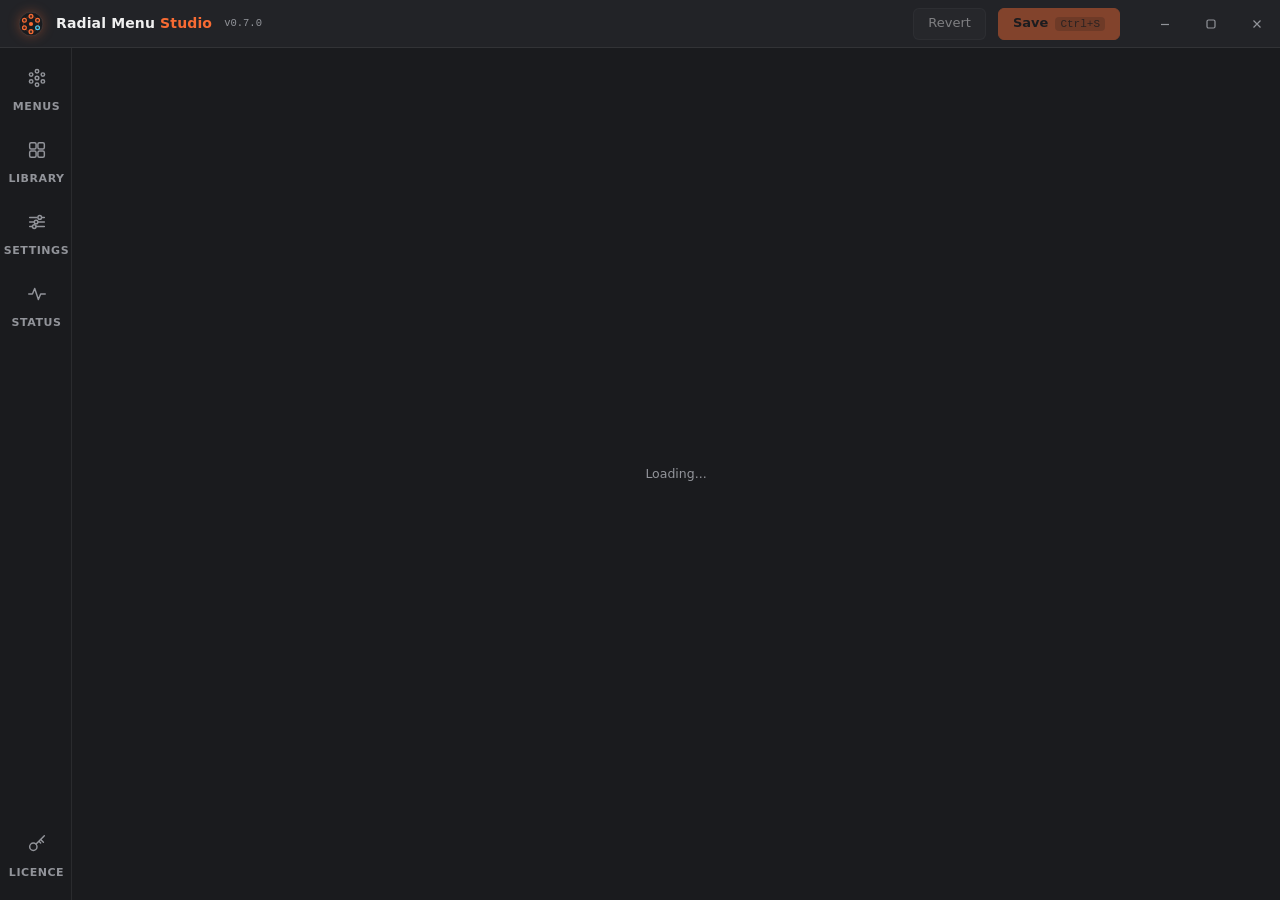
<file: radial_menu/studio_ui/index.html>
<!doctype html>
<html lang="en">
<head>
<meta charset="utf-8">
<meta name="viewport" content="width=device-width, initial-scale=1">
<title>Radial Menu Studio</title>
<link rel="stylesheet" href="styles.css">
</head>
<body>
<a class="skip-link" id="skipLink" href="#screens">Skip to content</a>
<div class="app" id="app">
  <header class="topbar">
    <div class="brand">
      <span class="logo" aria-hidden="true">
        <svg viewBox="0 0 32 32" width="26" height="26">
          <circle cx="16" cy="16" r="14.5" fill="#1a1b1e" stroke="rgba(255,255,255,.10)"/>
          <circle cx="16" cy="16" r="9.5" fill="none" stroke="rgba(248,107,51,.28)" stroke-width="1"/>
          <g fill="none" stroke-width="1.6">
            <circle cx="16" cy="6.6" r="2.3" stroke="#f86b33"/><circle cx="24.1" cy="11.3" r="2.3" stroke="#f86b33"/>
            <circle cx="24.1" cy="20.7" r="2.3" stroke="#4dc8e9"/><circle cx="16" cy="25.4" r="2.3" stroke="#f86b33"/>
            <circle cx="7.9" cy="20.7" r="2.3" stroke="#f86b33"/><circle cx="7.9" cy="11.3" r="2.3" stroke="#f86b33"/>
          </g>
          <circle cx="16" cy="16" r="2.6" fill="#f86b33"/>
        </svg>
      </span>
      <span class="wordmark">Radial Menu <em>Studio</em></span>
      <button class="version-chip mono" id="versionChip" type="button" title="Release notes">v0.7.0</button>
    </div>
    <span class="path-hint mono" id="pathHint"></span>
    <button class="ibtn copy-path" id="copyPath" type="button" title="Copy path" aria-label="Copy path" hidden></button>
    <button class="problems-pill" id="problemsBtn" type="button" hidden aria-expanded="false" aria-controls="problemsPanel" aria-haspopup="dialog">
      <svg viewBox="0 0 24 24" width="14" height="14" fill="none" stroke="currentColor" stroke-width="1.8" stroke-linecap="round" stroke-linejoin="round" aria-hidden="true"><path d="M12 4l9 16H3z"/><path d="M12 10v4M12 17v.4"/></svg>
      <span id="problemsCount">0 problems</span>
    </button>
    <div class="spacer"></div>
    <div class="dirty" id="dirty" hidden role="status"><i class="dot"></i>Unsaved changes</div>
    <div class="histctl" role="group" aria-label="History">
      <button class="ibtn" id="undoBtn" type="button" title="Undo (Ctrl+Z)" aria-label="Undo (Ctrl+Z)" disabled></button>
      <button class="ibtn" id="redoBtn" type="button" title="Redo (Ctrl+Y)" aria-label="Redo (Ctrl+Y)" disabled></button>
    </div>
    <button class="btn" id="revertBtn" type="button" disabled>Revert</button>
    <button class="btn primary" id="saveBtn" type="button" disabled>Save <kbd>Ctrl+S</kbd></button>
    <div class="winctl" role="group" aria-label="Window">
      <button class="winbtn" id="winMin" type="button" title="Minimise" aria-label="Minimise">
        <svg viewBox="0 0 12 12" width="12" height="12"><path d="M2 6.5h8" stroke="currentColor" stroke-width="1.2"/></svg>
      </button>
      <button class="winbtn" id="winMax" type="button" title="Maximise" aria-label="Maximise">
        <svg class="i-max" viewBox="0 0 12 12" width="12" height="12"><rect x="2" y="2" width="8" height="8" rx="1.5" fill="none" stroke="currentColor" stroke-width="1.2"/></svg>
        <svg class="i-restore" viewBox="0 0 12 12" width="12" height="12"><rect x="2" y="3.5" width="6.5" height="6.5" rx="1.3" fill="none" stroke="currentColor" stroke-width="1.2"/><path d="M4 3.5V3a1.3 1.3 0 0 1 1.3-1.3H9A1.3 1.3 0 0 1 10.3 3v3.7A1.3 1.3 0 0 1 9 8h-.5" fill="none" stroke="currentColor" stroke-width="1.2"/></svg>
      </button>
      <button class="winbtn close" id="winClose" type="button" title="Close" aria-label="Close">
        <svg viewBox="0 0 12 12" width="12" height="12"><path d="M2.5 2.5l7 7M9.5 2.5l-7 7" stroke="currentColor" stroke-width="1.2"/></svg>
      </button>
    </div>
  </header>

  <div class="problems-panel" id="problemsPanel" role="dialog" aria-label="Problems in the config" hidden>
    <div class="problems-note">Click a problem to go to where it can be fixed.</div>
    <div class="problems-list" id="problemsList"></div>
  </div>

  <div class="body">
    <nav class="rail" aria-label="Screens">
      <button class="rail-btn" type="button" data-screen="menus" title="Menus (Alt+1)"><span class="ri" data-i="menus"></span><span>Menus</span></button>
      <button class="rail-btn" type="button" data-screen="library" title="Library (Alt+2)"><span class="ri" data-i="library"></span><span>Library</span></button>
      <button class="rail-btn" type="button" data-screen="settings" title="Settings (Alt+3)"><span class="ri" data-i="settings"></span><span>Settings</span></button>
      <button class="rail-btn" type="button" data-screen="status" title="Status (Alt+4)"><span class="ri" data-i="status"></span><span>Status</span></button>
      <button class="rail-btn rail-bottom" type="button" data-screen="licence" title="Licence (Alt+5)"><span class="ri" data-i="licence"></span><span>Licence</span></button>
    </nav>
    <main class="screens" id="screens" tabindex="-1">
      <div class="loading" role="status">Loading...</div>
      <section class="screen menus-screen" id="screen-menus" hidden></section>
      <section class="screen library-screen" id="screen-library" hidden></section>
      <section class="screen settings-screen" id="screen-settings" hidden></section>
      <section class="screen status-screen" id="screen-status" hidden></section>
      <section class="screen licence-screen" id="screen-licence" hidden></section>
    </main>
  </div>
</div>
<div id="toasts" role="status" aria-live="polite" aria-atomic="false"></div>
<div id="overlay-root"></div>

<script>
(function () {
  // Browser-only development: ?mock loads recorded backend responses and a fake window.pywebview.api.
  // Inside pywebview there is no ?mock, so dev/ is never touched.
  var mock = /[?&]mock(=|&|$)/.test(location.search);
  if (mock) document.write('<script src="dev/mock_data.js"><\/script><script src="dev/mock.js"><\/script>');
  document.write('<script src="app.js"><\/script>');
  document.write('<script src="window.js"><\/script>');
})();
</script>
<script>
// rail icons come from app.js's icon set; until it runs they stay empty. Filled in by app.js is not needed:
// the small inline set below keeps the rail independent of boot order.
(function () {
  var P = {
    menus: '<circle cx="12" cy="12" r="2"/><circle cx="12" cy="4.6" r="1.9"/><circle cx="18.4" cy="8.3" r="1.9"/><circle cx="18.4" cy="15.7" r="1.9"/><circle cx="12" cy="19.4" r="1.9"/><circle cx="5.6" cy="15.7" r="1.9"/><circle cx="5.6" cy="8.3" r="1.9"/>',
    library: '<rect x="4" y="4" width="7" height="7" rx="1.6"/><rect x="13" y="4" width="7" height="7" rx="1.6"/><rect x="4" y="13" width="7" height="7" rx="1.6"/><rect x="13" y="13" width="7" height="7" rx="1.6"/>',
    settings: '<path d="M4 7h8M18 7h2M4 12h5M13 12h7M4 17h3M11 17h9"/><circle cx="15" cy="7" r="2"/><circle cx="11" cy="12" r="2"/><circle cx="9" cy="17" r="2"/>',
    status: '<path d="M3 12h4l2.5-6 4 12 2.5-6H21"/>',
    licence: '<circle cx="8" cy="15" r="4"/><path d="M11 12l9-9M16 7l3 3M14 9l2 2"/>'
  };
  document.querySelectorAll('.ri').forEach(function (n) {
    n.innerHTML = '<svg viewBox="0 0 24 24" width="22" height="22" fill="none" stroke="currentColor" stroke-width="1.6" stroke-linecap="round" stroke-linejoin="round">' + P[n.dataset.i] + '</svg>';
  });
})();
</script>
</body>
</html>
</file>
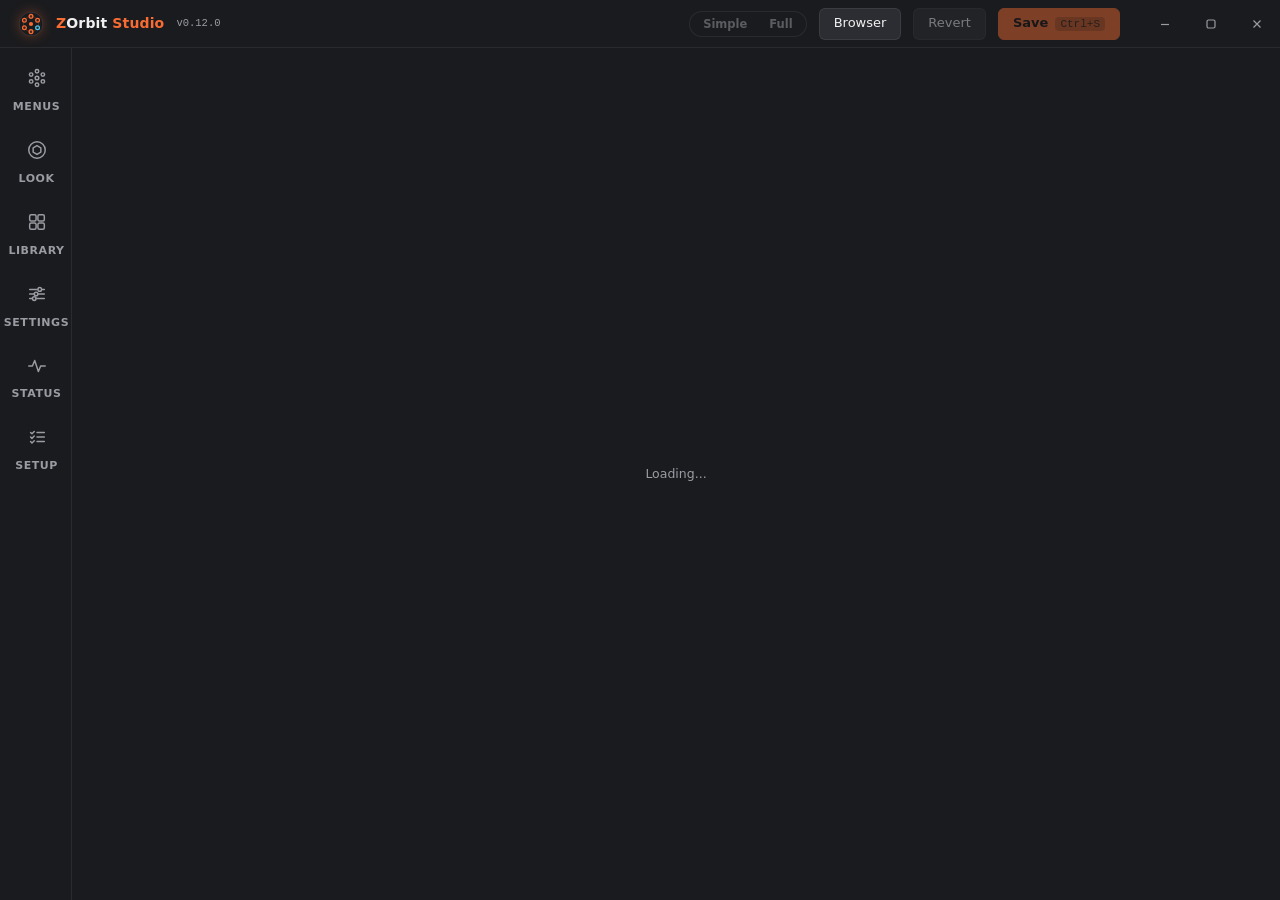
<file: zorbit/studio_ui/index.html>
<!doctype html>
<html lang="en">
<head>
<meta charset="utf-8">
<meta name="viewport" content="width=device-width, initial-scale=1">
<title>ZOrbit Studio</title>
<link rel="stylesheet" href="styles.css">
</head>
<body>
<a class="skip-link" id="skipLink" href="#screens">Skip to content</a>
<div class="app" id="app">
  <header class="topbar">
    <div class="brand">
      <span class="logo" aria-hidden="true">
        <svg viewBox="0 0 32 32" width="26" height="26">
          <circle cx="16" cy="16" r="14.5" fill="var(--bg1)" stroke="color-mix(in srgb, var(--ink) 10%, transparent)"/>
          <circle cx="16" cy="16" r="9.5" fill="none" stroke="color-mix(in srgb, var(--accent) 28%, transparent)" stroke-width="1"/>
          <g fill="none" stroke-width="1.6">
            <circle cx="16" cy="6.6" r="2.3" stroke="var(--accent)"/><circle cx="24.1" cy="11.3" r="2.3" stroke="var(--accent)"/>
            <circle cx="24.1" cy="20.7" r="2.3" stroke="var(--cyan)"/><circle cx="16" cy="25.4" r="2.3" stroke="var(--accent)"/>
            <circle cx="7.9" cy="20.7" r="2.3" stroke="var(--accent)"/><circle cx="7.9" cy="11.3" r="2.3" stroke="var(--accent)"/>
          </g>
          <circle cx="16" cy="16" r="2.6" fill="var(--accent)"/>
        </svg>
      </span>
      <span class="wordmark"><span class="z">Z</span>Orbit <em>Studio</em></span>
      <button class="version-chip mono" id="versionChip" type="button" title="Release notes">v0.12.0</button>
    </div>
    <button class="btn profile-btn" id="profileBtn" type="button" aria-haspopup="menu" aria-expanded="false" title="Profile" hidden><span class="profile-name"></span><svg viewBox="0 0 24 24" width="10" height="10" fill="none" stroke="currentColor" stroke-width="2.4" stroke-linecap="round" stroke-linejoin="round" aria-hidden="true"><path d="M6 9l6 6 6-6"/></svg></button>
    <button class="problems-pill" id="problemsBtn" type="button" hidden aria-expanded="false" aria-controls="problemsPanel" aria-haspopup="dialog">
      <svg viewBox="0 0 24 24" width="14" height="14" fill="none" stroke="currentColor" stroke-width="1.8" stroke-linecap="round" stroke-linejoin="round" aria-hidden="true"><path d="M12 4l9 16H3z"/><path d="M12 10v4M12 17v.4"/></svg>
      <span id="problemsCount">0 problems</span>
    </button>
    <div class="spacer"></div>
    <div class="dirty" id="dirty" hidden role="status" title="Unsaved changes"><i class="dot"></i><span class="lbl">Unsaved changes</span></div>
    <div class="histctl" role="group" aria-label="History">
      <button class="ibtn" id="undoBtn" type="button" title="Undo (Ctrl+Z)" aria-label="Undo (Ctrl+Z)" disabled></button>
      <button class="ibtn" id="redoBtn" type="button" title="Redo (Ctrl+Y)" aria-label="Redo (Ctrl+Y)" disabled></button>
    </div>
    <div class="mode-seg" id="modeSeg" role="radiogroup" aria-label="Studio mode">
      <button class="seg-btn" type="button" role="radio" data-mode="simple" aria-checked="false" title="Simple: the everyday controls" disabled>Simple</button>
      <button class="seg-btn" type="button" role="radio" data-mode="full" aria-checked="false" title="Full: every control" disabled>Full</button>
    </div>
    <button class="btn browser-open-top" id="browserBtn" type="button" title="Open the ZOrbit Browser in its own window">Browser</button>
    <button class="btn" id="revertBtn" type="button" title="Revert to the saved version" aria-label="Revert" disabled><span class="lbl">Revert</span></button>
    <button class="btn primary" id="saveBtn" type="button" title="Save (Ctrl+S)" aria-label="Save" aria-keyshortcuts="Control+S" disabled><span class="lbl">Save</span> <kbd>Ctrl+S</kbd></button>
    <div class="winctl" role="group" aria-label="Window">
      <button class="winbtn" id="winMin" type="button" title="Minimise" aria-label="Minimise">
        <svg viewBox="0 0 12 12" width="12" height="12"><path d="M2 6.5h8" stroke="currentColor" stroke-width="1.2"/></svg>
      </button>
      <button class="winbtn" id="winMax" type="button" title="Maximise" aria-label="Maximise">
        <svg class="i-max" viewBox="0 0 12 12" width="12" height="12"><rect x="2" y="2" width="8" height="8" rx="1.5" fill="none" stroke="currentColor" stroke-width="1.2"/></svg>
        <svg class="i-restore" viewBox="0 0 12 12" width="12" height="12"><rect x="2" y="3.5" width="6.5" height="6.5" rx="1.3" fill="none" stroke="currentColor" stroke-width="1.2"/><path d="M4 3.5V3a1.3 1.3 0 0 1 1.3-1.3H9A1.3 1.3 0 0 1 10.3 3v3.7A1.3 1.3 0 0 1 9 8h-.5" fill="none" stroke="currentColor" stroke-width="1.2"/></svg>
      </button>
      <button class="winbtn close" id="winClose" type="button" title="Close" aria-label="Close">
        <svg viewBox="0 0 12 12" width="12" height="12"><path d="M2.5 2.5l7 7M9.5 2.5l-7 7" stroke="currentColor" stroke-width="1.2"/></svg>
      </button>
    </div>
  </header>

  <div class="problems-panel" id="problemsPanel" role="dialog" aria-label="Problems in the config" tabindex="-1" hidden>
    <div class="problems-note">Click a problem to go to where it can be fixed.</div>
    <div class="problems-list" id="problemsList"></div>
  </div>

  <div class="body">
    <nav class="rail" aria-label="Screens">
      <button class="rail-btn" type="button" data-screen="menus" title="Menus (Alt+1)"><span class="ri" data-i="menus"></span><span>Menus</span></button>
      <button class="rail-btn" type="button" data-screen="look" title="Look (Alt+2)"><span class="ri" data-i="look"></span><span>Look</span></button>
      <button class="rail-btn" type="button" data-screen="library" title="Library (Alt+3)"><span class="ri" data-i="library"></span><span>Library</span></button>
      <button class="rail-btn" type="button" data-screen="settings" title="Settings (Alt+4)"><span class="ri" data-i="settings"></span><span>Settings</span></button>
      <button class="rail-btn" type="button" data-screen="status" title="Status (Alt+5)"><span class="ri" data-i="status"></span><span>Status</span></button>
      <button class="rail-btn" type="button" data-screen="setup" title="Setup (Alt+6)"><span class="ri" data-i="setup"></span><span>Setup</span></button>
    </nav>
    <main class="screens" id="screens" tabindex="-1">
      <div class="loading" role="status">Loading...</div>
      <section class="screen menus-screen" id="screen-menus" hidden></section>
      <section class="screen look-screen" id="screen-look" hidden></section>
      <section class="screen library-screen" id="screen-library" hidden></section>
      <section class="screen settings-screen" id="screen-settings" hidden></section>
      <section class="screen status-screen" id="screen-status" hidden></section>
      <section class="screen settings-screen setup-screen" id="screen-setup" hidden></section>
    </main>
  </div>
</div>
<div id="toasts" role="status" aria-live="polite" aria-atomic="false"></div>
<div id="overlay-root"></div>

<script>
(function () {
  // Browser-only development: ?mock loads recorded backend responses and a fake window.pywebview.api.
  // Inside pywebview there is no ?mock, so dev/ is never touched.
  var mock = /[?&]mock(=|&|$)/.test(location.search);
  if (mock) document.write('<script src="dev/mock_data.js"><\/script><script src="dev/mock.js"><\/script>');
  document.write('<script src="look.js"><\/script>');
  document.write('<script src="mode.js"><\/script>');
  document.write('<script src="tagfilter.js"><\/script>');
  document.write('<script src="favorder.js"><\/script>');
  document.write('<script src="gridwindow.js"><\/script>');
  document.write('<script src="scrollbar.js"><\/script>');
  document.write('<script src="slots.js"><\/script>');
  document.write('<script src="skiplink.js"><\/script>');
  document.write('<script src="app.js"><\/script>');
  document.write('<script src="look-screen.js"><\/script>');
  document.write('<script src="window.js"><\/script>');
})();
</script>
<script>
// rail icons come from app.js's icon set; until it runs they stay empty. Filled in by app.js is not needed:
// the small inline set below keeps the rail independent of boot order.
(function () {
  var P = {
    menus: '<circle cx="12" cy="12" r="2"/><circle cx="12" cy="4.6" r="1.9"/><circle cx="18.4" cy="8.3" r="1.9"/><circle cx="18.4" cy="15.7" r="1.9"/><circle cx="12" cy="19.4" r="1.9"/><circle cx="5.6" cy="15.7" r="1.9"/><circle cx="5.6" cy="8.3" r="1.9"/>',
    look: '<circle cx="12" cy="12" r="9"/><path d="M12 7.2l4.2 2.4v4.8L12 16.8l-4.2-2.4V9.6z"/>',
    library: '<rect x="4" y="4" width="7" height="7" rx="1.6"/><rect x="13" y="4" width="7" height="7" rx="1.6"/><rect x="4" y="13" width="7" height="7" rx="1.6"/><rect x="13" y="13" width="7" height="7" rx="1.6"/>',
    settings: '<path d="M4 7h8M18 7h2M4 12h5M13 12h7M4 17h3M11 17h9"/><circle cx="15" cy="7" r="2"/><circle cx="11" cy="12" r="2"/><circle cx="9" cy="17" r="2"/>',
    status: '<path d="M3 12h4l2.5-6 4 12 2.5-6H21"/>',
    setup: '<path d="M5 7l1.5 1.5L9 6M5 12l1.5 1.5L9 11M5 17l1.5 1.5L9 16"/><path d="M12 7h8M12 12h8M12 17h8"/>'
  };
  document.querySelectorAll('.ri').forEach(function (n) {
    n.innerHTML = '<svg viewBox="0 0 24 24" width="22" height="22" fill="none" stroke="currentColor" stroke-width="1.6" stroke-linecap="round" stroke-linejoin="round">' + P[n.dataset.i] + '</svg>';
  });
})();
</script>
</body>
</html>
</file>
<file: styles.css>
/* ZOrbit landing page. Studio tokens; product-page layout. */
:root {
  --bg0: #141416;
  --bg1: #1a1b1e;
  --bg2: #222327;
  --bg3: #2c2d32;
  --line: rgba(255, 255, 255, .07);
  --line2: rgba(255, 255, 255, .14);
  --text: #f0f0f0;
  --sub: #92949a;
  --accent: #f86b33;
  --cyan: #4dc8e9;
  --lime: #a8df23;
  --amber: #f0c040;
  --accent-wash: rgba(248, 107, 51, .09);
  --accent-glow: rgba(248, 107, 51, .35);
  --cyan-wash: rgba(77, 200, 233, .1);
  --radius: 8px;
  --font: "Segoe UI Variable", "Segoe UI", system-ui, sans-serif;
  --mono: "Cascadia Mono", Consolas, "Courier New", monospace;
  --ease: cubic-bezier(.2, .8, .2, 1);
  --pop: cubic-bezier(.34, 1.4, .64, 1);
  color-scheme: dark;
}

*, *::before, *::after { box-sizing: border-box; }
[hidden] { display: none !important; }
html { scroll-behavior: smooth; }
@media (prefers-reduced-motion: reduce) {
  html { scroll-behavior: auto; }
}
body {
  margin: 0;
  background: var(--bg0);
  color: var(--text);
  font: 15px/1.55 var(--font);
  -webkit-font-smoothing: antialiased;
}
img { max-width: 100%; height: auto; display: block; }
a { color: var(--cyan); text-underline-offset: 2px; }
a:hover { color: #8fe0f5; }
h1, h2, h3, p { margin: 0; }
button { font: inherit; color: inherit; cursor: pointer; }
kbd {
  font: 500 12px var(--mono);
  padding: 1px 6px;
  border-radius: 4px;
  background: rgba(255, 255, 255, .08);
  border: 1px solid var(--line2);
}
:focus-visible { outline: 2px solid var(--accent); outline-offset: 2px; }

.skip {
  position: absolute; left: -9999px; top: 8px; z-index: 100;
  padding: 8px 14px; background: var(--accent); color: var(--bg0); border-radius: 6px; font-weight: 600;
}
.skip:focus { left: 8px; }

::-webkit-scrollbar { width: 10px; height: 10px; }
::-webkit-scrollbar-track { background: transparent; }
::-webkit-scrollbar-thumb {
  background: rgba(248, 107, 51, .35); border-radius: 99px;
  border: 3px solid transparent; background-clip: padding-box;
}
::-webkit-scrollbar-thumb:hover { background: var(--accent); border-width: 2px; background-clip: padding-box; }

/* ------------------------------------------------------------ buttons */
.btn {
  display: inline-flex; align-items: center; justify-content: center; gap: 7px;
  height: 36px; padding: 0 16px; border-radius: 6px;
  background: var(--bg3); border: 1px solid var(--line); color: var(--text);
  font-weight: 500; white-space: nowrap; text-decoration: none;
  transition: border-color .12s, color .12s, background .12s, filter .12s, transform .12s, box-shadow .12s;
}
.btn:hover { border-color: rgba(248, 107, 51, .5); color: var(--accent); }
.btn:active { transform: translateY(1px); }
.btn.primary {
  position: relative; overflow: hidden; isolation: isolate;
  background: linear-gradient(135deg, #ff8a52 0%, var(--accent) 55%, #e5541c 100%);
  border-color: var(--accent);
  color: var(--bg0); font-weight: 700;
  box-shadow: 0 0 0 1px rgba(248, 107, 51, .35), 0 8px 28px rgba(248, 107, 51, .35);
}
.btn.primary::after {
  content: ""; position: absolute; inset: -2px; z-index: -1; pointer-events: none;
  background: linear-gradient(105deg, transparent 30%, rgba(255, 255, 255, .55) 50%, transparent 70%);
  transform: translateX(-120%);
  transition: transform .7s var(--ease);
}
.btn.primary:hover {
  color: var(--bg0); border-color: #ff9a6a;
  box-shadow: 0 0 0 1px rgba(248, 107, 51, .6), 0 10px 40px rgba(248, 107, 51, .55);
  transform: translateY(-1px);
}
.btn.primary:hover::after { transform: translateX(120%); }
.btn.big { height: 46px; padding: 0 22px; font-size: 15px; border-radius: 8px; }
.btn-row { display: flex; align-items: center; gap: 10px; flex-wrap: wrap; }
.btn.gh {
  background: rgba(255, 255, 255, .07); border-color: rgba(255, 255, 255, .28); font-weight: 700;
}
.btn.gh:hover { background: rgba(255, 255, 255, .12); border-color: rgba(255, 255, 255, .55); color: #fff; }
.gh-mark { flex: none; }
.sprite { position: absolute; }

.grad {
  background: linear-gradient(90deg, var(--accent), var(--amber));
  -webkit-background-clip: text; background-clip: text; color: transparent;
}
.shine {
  background: linear-gradient(100deg, #fff 0%, #fff 38%, #ffb08a 46%, var(--accent) 50%, var(--cyan) 56%, #fff 64%, #fff 100%);
  background-size: 300% 100%; background-position: 100% 0;
  -webkit-background-clip: text; background-clip: text; color: transparent;
}
/* site.js adds .play each time the whole word comes into view. */
.shine.play { animation: shine 3.2s var(--ease) .4s; }
@keyframes shine {
  from { background-position: 100% 0; }
  to { background-position: 0 0; }
}

/* ------------------------------------------------------------ top bar */
.top {
  position: sticky; top: 0; z-index: 50;
  height: 76px; margin-bottom: -76px;
  padding: 12px 24px 0;
  pointer-events: none;
}
[id] { scroll-margin-top: 92px; }
.top-inner {
  position: relative; overflow: hidden;
  max-width: 1180px; margin: 0 auto;
  display: flex; align-items: center; gap: 20px;
  height: 64px; padding: 0 12px 0 18px;
  background: rgba(26, 27, 30, .82); backdrop-filter: blur(14px) saturate(1.3);
  border: 1px solid var(--line2); border-radius: 16px;
  box-shadow: 0 12px 40px rgba(0, 0, 0, .45), inset 0 1px 0 rgba(255, 255, 255, .05);
  pointer-events: auto;
}
.brand {
  display: flex; align-items: center; gap: 11px;
  color: var(--text); text-decoration: none; font-weight: 800; font-size: 18px;
}
.brand:hover { color: var(--text); }
.logo { display: grid; place-items: center; filter: drop-shadow(0 0 8px rgba(248, 107, 51, .5)); }
.wordmark { letter-spacing: -.02em; }
.wordmark-z { color: var(--accent); }
.nav { display: flex; gap: 4px; margin: 0 auto; }
.nav a {
  color: #c8c9ce; text-decoration: none; font-size: 14.5px; font-weight: 700;
  padding: 8px 14px; border-radius: 10px;
  transition: color .12s, background .12s;
}
.nav a:hover { color: var(--text); background: rgba(255, 255, 255, .07); }
.menu-btn, .menu-panel { display: none; }
.top .download { height: 42px; padding: 0 20px; font-size: 15px; border-radius: 10px; }
.top .gh { height: 42px; padding: 0 16px; font-size: 15px; border-radius: 10px; }
.progress {
  position: absolute; left: 0; right: 0; bottom: 0; height: 2px;
  background: linear-gradient(90deg, var(--accent), var(--amber), var(--cyan));
  transform: scaleX(var(--p, 0)); transform-origin: 0 50%;
  box-shadow: 0 0 10px rgba(248, 107, 51, .6);
}

/* ------------------------------------------------------------ hero */
.hero-wrap { position: relative; overflow: hidden; isolation: isolate; }
.hero-bg { position: absolute; inset: 0; z-index: -1; pointer-events: none; }
.orb {
  position: absolute; border-radius: 50%; filter: blur(80px); opacity: .55;
  animation: drift 22s ease-in-out infinite alternate;
}
.orb-a { width: 520px; height: 520px; left: max(-6%, calc(50% - 700px)); top: 4%; background: rgba(248, 107, 51, .45); }
.orb-b { width: 460px; height: 460px; right: max(-8%, calc(50% - 720px)); top: 30%; background: rgba(77, 200, 233, .28); animation-duration: 28s; animation-delay: -8s; }
.orb-c { width: 360px; height: 360px; left: calc(50% - 180px); bottom: -14%; background: rgba(240, 192, 64, .18); animation-duration: 34s; animation-delay: -15s; }
@keyframes drift {
  0% { transform: translate(0, 0) scale(1); }
  50% { transform: translate(60px, -40px) scale(1.12); }
  100% { transform: translate(-40px, 50px) scale(.94); }
}
.hero-grid {
  position: absolute; inset: 0;
  background-image: radial-gradient(rgba(255, 255, 255, .12) 1px, transparent 1.2px);
  background-size: 28px 28px;
  -webkit-mask-image: radial-gradient(ellipse 800px 60% at 45% 45%, #000 20%, transparent 75%);
  mask-image: radial-gradient(ellipse 800px 60% at 45% 45%, #000 20%, transparent 75%);
}
.hero-spot {
  position: absolute; inset: 0;
  background: radial-gradient(420px circle at var(--mx, 30%) var(--my, 45%), rgba(248, 107, 51, .12), transparent 70%);
}
.hero {
  position: relative;
  min-height: 100vh;
  display: grid;
  grid-template-columns: minmax(280px, 1fr) minmax(280px, 500px);
  grid-template-rows: 1fr auto;
  gap: 32px 48px;
  align-items: center;
  padding: 116px 48px 32px;
  max-width: 1180px;
  margin: 0 auto;
}
.hero-ring {
  grid-row: 1; grid-column: 1;
  display: grid; place-items: center;
  min-height: 480px; position: relative;
}
.ring-mount {
  position: relative; z-index: 1;
  width: 100%; height: 480px;
  display: grid; place-items: center;
}
.orbits { position: absolute; inset: 0; display: grid; place-items: center; pointer-events: none; }
/* o1 and o3 share a period and start opposite, so they stay on a diameter and the
   three dots never bunch into less than a semicircle; o2 starts between them. */
.orbit {
  position: absolute; border-radius: 50%;
  border: 1px dashed rgba(248, 107, 51, .22);
  animation: spin 80s linear infinite;
}
.orbit::before {
  content: ""; position: absolute; left: 50%; top: -4px;
  width: 7px; height: 7px; margin-left: -3.5px; border-radius: 50%;
  background: var(--accent); box-shadow: 0 0 12px 2px rgba(248, 107, 51, .8);
}
.o1 { width: min(430px, 88vw); height: min(430px, 88vw); }
.o2 {
  width: min(530px, 104vw); height: min(530px, 104vw);
  border-color: rgba(77, 200, 233, .16); border-style: solid;
  animation-duration: 150s; animation-direction: reverse;
}
.o2::before { background: var(--cyan); box-shadow: 0 0 12px 2px rgba(77, 200, 233, .8); top: 50%; left: auto; right: -4px; margin: -3.5px 0 0; }
.o3 {
  width: min(640px, 124vw); height: min(640px, 124vw);
  border-color: rgba(255, 255, 255, .05);
}
.o3::before { background: var(--amber); box-shadow: 0 0 10px 2px rgba(240, 192, 64, .7); top: auto; bottom: -4px; }
@keyframes spin { to { transform: rotate(360deg); } }
.hero-ring::before {
  content: ""; position: absolute; width: 360px; height: 360px; border-radius: 50%;
  background: radial-gradient(circle, rgba(248, 107, 51, .16), transparent 65%);
  pointer-events: none;
}
.hero-copy { grid-row: 1; grid-column: 2; }
.anim-row {
  grid-row: 2; grid-column: 1 / -1;
  display: flex; flex-wrap: wrap; gap: 8px; justify-content: center;
  padding-top: 8px;
}
.eyebrow {
  font: 700 11px/1 var(--font); letter-spacing: .14em; text-transform: uppercase;
  color: var(--sub); margin-bottom: 12px;
}
.badge {
  display: inline-flex; align-items: center; gap: 8px;
  font: 600 11px/1 var(--mono); letter-spacing: .1em; text-transform: uppercase;
  color: #d6d7db; padding: 7px 12px 7px 10px; margin-bottom: 18px;
  border: 1px solid var(--line2); border-radius: 99px;
  background: rgba(26, 27, 30, .7); backdrop-filter: blur(6px);
}
.badge-dot {
  width: 8px; height: 8px; border-radius: 50%; background: var(--lime);
  box-shadow: 0 0 0 0 rgba(168, 223, 35, .6);
  animation: pulse 2s ease-out infinite;
}
@keyframes pulse {
  0% { box-shadow: 0 0 0 0 rgba(168, 223, 35, .6); }
  100% { box-shadow: 0 0 0 10px rgba(168, 223, 35, 0); }
}
.hero h1 {
  font-size: clamp(5.6rem, 12.4vw, 10rem); font-weight: 800; letter-spacing: -.035em;
  line-height: .98; margin-bottom: 12px;
  filter: drop-shadow(0 6px 30px rgba(248, 107, 51, .18));
}
.tagline {
  font: 600 13px/1.3 var(--mono); letter-spacing: .14em; text-transform: uppercase;
  color: #ffb08a; margin-bottom: 20px;
}
.lede { color: #d6d7db; font-size: 1.12rem; margin-bottom: 14px; max-width: 36ch; }
.key-note {
  display: inline-flex; align-items: center; gap: 10px;
  color: var(--cyan); font-size: 14px; font-weight: 600;
  padding: 8px 14px 8px 10px; margin-bottom: 24px;
  background: var(--cyan-wash); border: 1px solid rgba(77, 200, 233, .3); border-radius: 10px;
}
.key-note-icon { font-size: 17px; line-height: 1; }
.compat {
  list-style: none; padding: 0; margin: 20px 0 12px;
  display: flex; flex-wrap: wrap; gap: 8px;
}
.compat li {
  font: 600 11px/1 var(--mono); letter-spacing: .04em; text-transform: uppercase;
  color: var(--lime); background: rgba(168, 223, 35, .08);
  border: 1px solid rgba(168, 223, 35, .28); border-radius: 99px;
  padding: 6px 10px;
}
.fhint { font-size: 13px; color: var(--sub); font-style: italic; line-height: 1.45; }
.anim-panel {
  grid-row: 2; grid-column: 1 / -1;
  display: flex; flex-direction: column; align-items: center; gap: 14px;
}
.anim-panel .anim-row { grid-row: auto; grid-column: auto; padding-top: 0; }
.speed {
  display: flex; align-items: center; gap: 12px; flex-wrap: wrap; justify-content: center;
  padding: 8px 16px; border-radius: 99px;
  background: rgba(26, 27, 30, .7); border: 1px solid var(--line2);
  backdrop-filter: blur(6px);
}
.speed-l { font: 700 11px/1 var(--mono); letter-spacing: .12em; text-transform: uppercase; color: var(--sub); }
.speed input[type="range"] {
  -webkit-appearance: none; appearance: none;
  width: 180px; height: 6px; border-radius: 99px; cursor: pointer;
  background: linear-gradient(90deg, var(--accent) 0 var(--fill, 55%), var(--bg3) var(--fill, 55%) 100%);
}
.speed input[type="range"]::-webkit-slider-thumb {
  -webkit-appearance: none; appearance: none;
  width: 18px; height: 18px; border-radius: 50%;
  background: #fff; border: 3px solid var(--accent);
  box-shadow: 0 0 12px rgba(248, 107, 51, .6);
}
.speed input[type="range"]::-moz-range-thumb {
  width: 14px; height: 14px; border-radius: 50%;
  background: #fff; border: 3px solid var(--accent);
  box-shadow: 0 0 12px rgba(248, 107, 51, .6);
}
.speed output {
  min-width: 3.4em; text-align: right;
  font: 700 13px/1 var(--mono); color: var(--accent);
}
.speed-note { font-size: 12px; color: var(--sub); }
.anim-chip {
  height: 28px; padding: 0 10px; border-radius: 99px;
  background: var(--bg2); border: 1px solid var(--line); color: var(--sub);
  font-size: 12px; font-weight: 500; text-transform: capitalize;
  transition: border-color .12s, color .12s, background .12s;
}
.anim-chip:hover { color: var(--text); border-color: var(--line2); }
.anim-chip.on {
  color: var(--accent); border-color: rgba(248, 107, 51, .5);
  background: var(--accent-wash);
}

/* ------------------------------------------------------------ ring */
.ring {
  position: relative;
  width: var(--ring-size, 420px);
  height: var(--ring-size, 420px);
  touch-action: none;
  user-select: none;
}
.ring-static {
  position: absolute; inset: 0; width: 100%; height: 100%;
  pointer-events: none; opacity: 0; transition: opacity .1s linear;
}
.ring-static.show { opacity: 1; }
.ring-halo {
  position: absolute; left: 50%; top: 50%;
  width: 240px; height: 240px; margin: -120px 0 0 -120px;
  border-radius: 50%; pointer-events: none;
  background: radial-gradient(circle, rgba(248, 107, 51, .22) 0%, rgba(248, 107, 51, .08) 40%, transparent 70%);
  filter: blur(18px);
  transform: scale(0);
  opacity: 0;
}
.ring-ripples {
  position: absolute; inset: 0; pointer-events: none;
}
.ring-ripple {
  position: absolute; left: 50%; top: 50%;
  border: 1.5px solid rgba(248, 107, 51, .9);
  border-radius: 50%;
  transform: translate(-50%, -50%) scale(0.1);
  opacity: 0;
}
.ring-dot {
  position: absolute; left: 50%; top: 50%;
  width: 10px; height: 10px; margin: -5px 0 0 -5px;
  border-radius: 50%; background: var(--accent);
  box-shadow: 0 0 10px rgba(248, 107, 51, .9);
  transform: scale(0);
  pointer-events: none;
}
.ring-slot {
  position: absolute; left: 50%; top: 50%;
  width: var(--slot, 72px); height: var(--slot, 72px);
  margin: calc(var(--slot, 72px) / -2) 0 0 calc(var(--slot, 72px) / -2);
  border: 0; padding: 0; background: transparent;
  transform-origin: center center;
  will-change: transform, opacity, filter;
}
.ring-disc {
  width: 100%; height: 100%; border-radius: 50%;
  display: grid; place-items: center;
  background: radial-gradient(circle at 50% 36%, #6a6b78 0%, #3a3b44 50%, #2a2b32 100%);
  border: 2px solid rgba(240, 240, 240, .28);
  color: #f0f0f0;
  font: 700 12px/1 var(--font);
  letter-spacing: .02em;
  box-shadow: 0 2px 10px rgba(0, 0, 0, .45);
  transition: border-color .12s, box-shadow .12s, background .12s;
  position: relative;
}
.ring-disc.has-icon { background: rgba(26, 27, 30, .92); }
.ring-disc img {
  width: 78%; height: 78%; border-radius: 50%; object-fit: cover;
  pointer-events: none; -webkit-user-drag: none; user-select: none;
}
.ring-slot.is-menu .ring-disc { border-color: rgba(77, 200, 233, .25); }
.ring-slot.hov .ring-disc {
  border-color: var(--accent);
  box-shadow: 0 0 0 3px rgba(248, 107, 51, .2), 0 0 18px rgba(248, 107, 51, .45);
}
.ring-slot.is-menu.hov .ring-disc {
  border-color: var(--cyan);
  box-shadow: 0 0 0 3px rgba(77, 200, 233, .2), 0 0 18px rgba(77, 200, 233, .45);
}
.ring-badge {
  position: absolute; right: 2px; bottom: 2px;
  width: 14px; height: 14px; border-radius: 4px;
  background: rgba(0, 0, 0, .85); border: 1px solid var(--cyan);
  display: grid; place-items: center;
}
.ring-badge::after {
  content: "";
  width: 0; height: 0;
  border-style: solid;
  border-width: 3px 0 3px 5px;
  border-color: transparent transparent transparent var(--cyan);
  margin-left: 1px;
}
.ring-label {
  position: absolute; left: 50%; top: 50%;
  transform: translate(-50%, 0);
  font: 600 11px/1.2 var(--font);
  color: var(--text);
  text-shadow: 0 1px 3px rgba(0, 0, 0, .85);
  white-space: nowrap; pointer-events: none;
  max-width: calc(var(--slot, 72px) * 1.9);
  overflow: hidden; text-overflow: ellipsis;
}
.ring-slot.hov .ring-label { color: var(--accent); }
.ring-slot.is-menu.hov .ring-label { color: var(--cyan); }
.ring-slot:focus-visible .ring-disc {
  outline: 2px solid var(--accent); outline-offset: 3px;
}
.ring-fan { position: absolute; left: 0; top: 0; width: 0; height: 0; display: none; }
.ring-fan.open { display: block; }
.ring-fan-lines { position: absolute; left: 0; top: 0; overflow: visible; pointer-events: none; }
.ring-slot.is-fan .ring-disc { font-size: 11px; }

/* ------------------------------------------------------------ marquee */
.marquee {
  overflow: hidden; padding: 20px 0;
  border-top: 1px solid var(--line); border-bottom: 1px solid var(--line);
  background: linear-gradient(90deg, rgba(248, 107, 51, .06), rgba(77, 200, 233, .05));
  -webkit-mask-image: linear-gradient(90deg, transparent, #000 8%, #000 92%, transparent);
  mask-image: linear-gradient(90deg, transparent, #000 8%, #000 92%, transparent);
}
.marquee-track {
  display: flex; align-items: center; gap: 28px; width: max-content;
  animation: marquee 48s linear infinite;
}
.marquee:hover .marquee-track { animation-play-state: paused; }
.marquee span {
  font-size: clamp(1.1rem, 2.2vw, 1.6rem); font-weight: 800; letter-spacing: -.01em;
  text-transform: uppercase; white-space: nowrap; color: var(--text);
}
.marquee span:nth-of-type(3n+2) { color: transparent; -webkit-text-stroke: 1px rgba(240, 240, 240, .55); }
.marquee span:nth-of-type(3n) { color: var(--accent); }
.marquee i {
  flex: none; width: 14px; height: 14px; border-radius: 50%;
  border: 2px solid var(--accent);
  background: radial-gradient(circle, var(--accent) 0 2px, transparent 2.5px);
  box-shadow: 0 0 10px rgba(248, 107, 51, .5);
}
@keyframes marquee { to { transform: translateX(-50%); } }

/* ------------------------------------------------------------ stats */
.stats {
  display: grid; grid-template-columns: repeat(4, 1fr); gap: 16px;
  max-width: 1100px; margin: 0 auto; padding: 64px 48px;
}
.stat {
  position: relative; padding: 22px 20px; border-radius: 12px;
  background: linear-gradient(180deg, rgba(255, 255, 255, .03), transparent);
  border: 1px solid var(--line);
  transition: border-color .2s, transform .2s var(--ease);
}
.stat:hover { border-color: rgba(248, 107, 51, .35); transform: translateY(-3px); }
.stat-n {
  display: block; font-size: clamp(2.4rem, 4.6vw, 3.6rem); font-weight: 800;
  letter-spacing: -.04em; line-height: 1;
  font-variant-numeric: tabular-nums;
  background: linear-gradient(180deg, #fff 30%, #ffb896);
  -webkit-background-clip: text; background-clip: text; color: transparent;
}
.stat-l { display: block; margin-top: 8px; color: var(--sub); font-size: 13.5px; }

/* ------------------------------------------------------------ sections */
.section {
  padding: 88px 48px;
  max-width: 1100px;
  margin: 0 auto;
  border-top: 1px solid var(--line);
}
.section-head { margin-bottom: 40px; max-width: 40rem; }
.section-head h2 {
  font-size: clamp(1.6rem, 3vw, 2.2rem); font-weight: 800; letter-spacing: -.02em;
  margin-top: 8px;
}
.feature {
  display: grid; grid-template-columns: 1fr 1.15fr; gap: 40px; align-items: center;
  margin-bottom: 56px;
}
.feature.flip .feature-copy { order: 2; }
.feature.flip .feature-media { order: 1; }
.feature-copy h3 {
  font-size: 1.35rem; font-weight: 700; margin-bottom: 10px;
}
.feature-copy p { color: #c8c9ce; }
.feature-copy .feature-sub { color: var(--sub); font-size: 13.5px; margin-top: 10px; }
.feature-copy code { font-family: var(--mono); font-size: .92em; color: var(--text); }

.keys-media { padding: 28px; background: radial-gradient(circle at 70% 20%, rgba(77, 200, 233, .08), transparent 60%), var(--bg1); }
.keys-panel { display: grid; gap: 8px; }
.keys-head {
  font: 700 11px/1 var(--mono); letter-spacing: .14em; text-transform: uppercase;
  color: var(--sub); margin-bottom: 6px;
}
.keys-row {
  display: flex; align-items: center; justify-content: space-between; gap: 12px;
  padding: 12px 14px; border-radius: 10px;
  background: var(--bg2); border: 1px solid var(--line);
}
.keys-menu { font-weight: 600; color: var(--text); }
.keys { display: inline-flex; align-items: center; gap: 6px; min-height: 30px; }
.keys i { font-style: normal; color: var(--sub); font-size: 12px; }
.keys kbd {
  min-width: 30px; height: 30px; padding: 0 9px;
  display: inline-grid; place-items: center;
  font: 700 13px/1 var(--mono); color: var(--text);
  background: linear-gradient(180deg, #3a3b42, #2a2b31);
  border: 1px solid rgba(255, 255, 255, .14); border-bottom-width: 3px; border-radius: 7px;
}
.keys-row.default kbd {
  color: var(--accent); border-color: rgba(248, 107, 51, .5);
  box-shadow: 0 0 14px rgba(248, 107, 51, .25);
}
.keys-row.rec { border-color: rgba(77, 200, 233, .45); background: rgba(77, 200, 233, .06); }
.keys-row.rec .keys-menu { color: var(--cyan); }
.keys-row.rec kbd { color: var(--cyan); border-color: rgba(77, 200, 233, .5); }
.rec-dot {
  width: 9px; height: 9px; border-radius: 50%; background: #ff4d4d; margin-right: 4px;
  animation: blink 1.1s steps(2, start) infinite;
}
@keyframes blink { to { visibility: hidden; } }
.keys .pop { animation: keypop .28s var(--pop); }
@keyframes keypop { from { transform: scale(.6); opacity: 0; } to { transform: none; opacity: 1; } }

/* The Browser mock on its feature card: tabs, a side column and a grid of cards. */
.browser-media { padding: 22px; background: radial-gradient(circle at 20% 10%, rgba(248, 107, 51, .08), transparent 60%), var(--bg1); }
.bm { display: grid; gap: 10px; font-size: 13px; }
.bm-tabs { display: flex; gap: 4px; border-bottom: 1px solid var(--line); }
.bm-tab {
  padding: 8px 12px; color: var(--sub); font-weight: 600;
  border-bottom: 2px solid transparent; margin-bottom: -1px;
}
.bm-tab.on { color: var(--text); border-bottom-color: var(--accent); }
.bm-body { display: grid; grid-template-columns: 9.5rem 1fr; gap: 14px; align-items: start; }
.bm-side { display: grid; gap: 6px; }
.bm-search {
  padding: 7px 10px; border-radius: 8px; background: var(--bg2); border: 1px solid var(--line2);
  color: var(--sub); font-family: var(--mono); font-size: 12px;
}
.bm-search::before { content: ""; display: inline-block; width: 1px; height: 12px; margin-right: 2px; vertical-align: -2px; background: var(--accent); }
.bm-folder { padding: 6px 10px; border-radius: 8px; color: #c8c9ce; background: var(--bg2); border: 1px solid var(--line); }
.bm-folder i { font-style: normal; color: var(--amber); margin-right: 6px; }
.bm-folder.fav { color: var(--text); }
.bm-chips { display: flex; flex-wrap: wrap; gap: 6px; margin-top: 2px; }
.bm-chip {
  padding: 3px 9px; border-radius: 999px; font-size: 11.5px; font-weight: 600;
  color: var(--text); border: 1px solid var(--line2);
}
.bm-chip.orange { border-color: rgba(248, 107, 51, .6); color: var(--accent); }
.bm-chip.blue { border-color: rgba(77, 200, 233, .6); color: var(--cyan); }
.bm-grid { display: grid; grid-template-columns: repeat(3, 1fr); gap: 8px; }
.bm-card {
  position: relative; display: grid; justify-items: center; gap: 4px; padding: 8px 4px 7px;
  border-radius: 10px; background: var(--bg2); border: 1px solid var(--line); min-width: 0;
}
.bm-card img { width: 48px; height: 48px; border-radius: 8px; background: #0d0d0f; }
.bm-card b { font-weight: 600; font-size: 11.5px; color: #c8c9ce; max-width: 100%; overflow: hidden; text-overflow: ellipsis; white-space: nowrap; }
.bm-card.sel { border-color: rgba(248, 107, 51, .6); background: var(--accent-wash); }
.bm-card.sel b { color: var(--text); }
.bm-star { position: absolute; top: 4px; right: 6px; font-style: normal; font-size: 12px; color: var(--sub); }
.bm-star.on { color: var(--amber); }
@media (max-width: 520px) {
  .bm-body { grid-template-columns: 1fr; }
}
.feature-media {
  position: relative;
  margin: 0; border-radius: 12px; overflow: hidden;
  border: 1px solid var(--line2); background: var(--bg1);
  box-shadow: 0 24px 60px rgba(0, 0, 0, .45), 0 0 60px rgba(248, 107, 51, .07);
}
.feature-media img { width: 100%; }
/* Theme demo: a Dark / Light / ZBrush switch and a picture that crossfades between the looks. Every look is an
   image stacked in the same spot (the grid area). The one that is on sits on top and fades in over the old one,
   which stays until the fade is done and then goes. The fade only runs once site.js sets html.shots-fade. */
.theme-switch { display: flex; align-items: center; gap: 12px; margin-top: 16px; }
.theme-switch-l { font: 700 11px/1 var(--mono); letter-spacing: .12em; text-transform: uppercase; color: var(--sub); }
.theme-seg {
  display: inline-flex; gap: 2px; padding: 3px; border-radius: 99px;
  background: rgba(26, 27, 30, .7); border: 1px solid var(--line2);
}
.theme-seg button {
  height: 28px; padding: 0 14px; border-radius: 99px;
  background: transparent; border: 1px solid transparent; color: var(--sub);
  font-size: 12px; font-weight: 600; cursor: pointer;
  transition: border-color .12s, color .12s, background .12s;
}
.theme-seg button:hover { color: var(--text); }
.theme-seg button[aria-pressed="true"] {
  color: var(--accent); border-color: rgba(248, 107, 51, .5); background: var(--accent-wash);
}
.theme-note { color: var(--sub); font-size: 13.5px; margin-top: 12px; }
.theme-swap { display: grid; }
.theme-swap > img { grid-area: 1 / 1; }
.theme-swap > .theme-alt { opacity: 0; z-index: 0; }
.theme-swap > .theme-alt.on { opacity: 1; z-index: 1; }
html.shots-fade .theme-swap > .theme-alt { transition: opacity 0s .35s; }
html.shots-fade .theme-swap > .theme-alt.on { transition: opacity .35s ease; }
@media (prefers-reduced-motion: reduce) {
  html.shots-fade .theme-swap > .theme-alt,
  html.shots-fade .theme-swap > .theme-alt.on { transition: none; }
}
.tilt {
  transform: perspective(900px) rotateX(var(--rx, 0deg)) rotateY(var(--ry, 0deg));
  transition: transform .5s var(--ease), box-shadow .3s, border-color .3s;
  will-change: transform;
}
.tilt.tilting { transition: transform .08s linear, box-shadow .3s, border-color .3s; }
.tilt:hover {
  border-color: rgba(248, 107, 51, .4);
  box-shadow: 0 30px 70px rgba(0, 0, 0, .5), 0 0 80px rgba(248, 107, 51, .18);
}
.tilt::after {
  content: ""; position: absolute; inset: 0; pointer-events: none;
  background: radial-gradient(500px circle at var(--gx, 50%) var(--gy, 0%), rgba(255, 255, 255, .12), transparent 45%);
  opacity: 0; transition: opacity .3s;
}
.tilt:hover::after { opacity: 1; }
.under-note {
  color: var(--sub); font-size: 14px; max-width: 52ch; margin-top: -8px;
}

/* ------------------------------------------------------------ install */
.steps {
  list-style: none; padding: 0; margin: 0 0 24px;
  display: grid; gap: 14px;
}
.steps li {
  display: flex; gap: 16px; align-items: flex-start;
  padding: 16px 18px; background: var(--bg1); border: 1px solid var(--line); border-radius: var(--radius);
  transition: border-color .2s, transform .2s var(--ease), box-shadow .2s;
}
.steps li:hover {
  border-color: rgba(248, 107, 51, .35); transform: translateX(4px);
  box-shadow: -4px 0 0 0 var(--accent), 0 10px 30px rgba(0, 0, 0, .3);
}
.step-n {
  flex: none; width: 32px; height: 32px; border-radius: 50%;
  display: grid; place-items: center;
  background: linear-gradient(135deg, #ff8a52, var(--accent));
  color: var(--bg0); font-weight: 800; font-size: 14px;
  box-shadow: 0 0 0 4px rgba(248, 107, 51, .14), 0 0 18px rgba(248, 107, 51, .45);
}
.steps h3 { font-size: 15px; font-weight: 700; margin-bottom: 4px; }
.steps p { color: var(--sub); font-size: 14px; }
.install .fhint { margin-bottom: 8px; }

.shield { margin-top: 56px; }
.shield-head { max-width: 40rem; margin-bottom: 28px; }
.shield-head h3 {
  font-size: clamp(1.6rem, 3vw, 2.15rem); font-weight: 800;
  letter-spacing: -.025em; line-height: 1.12; margin: 8px 0 14px;
}
.shield-head p { color: #c8c9ce; font-size: 16.5px; }

.shield-stage {
  display: grid; grid-template-columns: minmax(280px, 420px) 1fr; gap: 28px 32px; align-items: center;
  padding: 28px;
  background:
    radial-gradient(460px 320px at 18% 42%, rgba(0, 120, 212, .18), transparent 70%),
    var(--bg1);
  border: 1px solid var(--line2); border-radius: 16px;
  box-shadow: 0 24px 60px rgba(0, 0, 0, .35);
}
.win-col { display: grid; justify-items: center; gap: 14px; }
.win-caption {
  margin: 0; color: var(--sub); font-size: 13px; letter-spacing: .01em; text-align: center;
}
.win-caption::before {
  content: ""; display: inline-block; width: 8px; height: 8px; margin-right: 8px;
  border-radius: 2px; vertical-align: 0;
  box-shadow: 0 0 0 2px rgba(248, 107, 51, .85);
}

.paths { list-style: none; padding: 0; margin: 0; display: grid; gap: 10px; }
.paths li {
  display: grid; grid-template-columns: auto 1fr; gap: 14px; align-items: start;
  padding: 16px 16px 16px 14px;
  background: rgba(0, 0, 0, .28); border: 1px solid var(--line); border-radius: 12px;
  transition: border-color .2s, transform .2s var(--ease);
}
.paths li:hover { border-color: rgba(248, 107, 51, .4); transform: translateX(4px); }
.paths li:first-child { border-color: rgba(248, 107, 51, .28); }
.path-k {
  font: 700 12px/1 var(--mono); letter-spacing: .12em; color: var(--accent); padding-top: 3px;
}
.paths h4 { margin: 0 0 4px; font-size: 15px; font-weight: 700; }
.paths p { color: var(--sub); font-size: 14px; }
.paths code { font-family: var(--mono); font-size: .92em; color: var(--text); }
.paths strong { color: var(--text); white-space: nowrap; }

.win {
  margin: 0; width: 100%; max-width: 400px; overflow: hidden;
  background: #fbfbfb; color: #1a1a1a; border-radius: 8px;
  box-shadow:
    0 1px 0 rgba(255, 255, 255, .5) inset,
    0 24px 50px rgba(0, 0, 0, .55),
    0 0 0 1px rgba(0, 0, 0, .45);
  font-family: "Segoe UI", var(--font);
}
.win-chrome { height: 36px; display: flex; justify-content: flex-end; background: #f3f3f3; }
.win-x {
  width: 46px; height: 36px; display: grid; place-items: center;
  color: #1a1a1a; font-size: 12px;
}
.win-body { padding: 6px 22px 16px; }
.win-shield { display: block; margin: 2px 0 14px; filter: drop-shadow(0 6px 10px rgba(0, 120, 212, .28)); }
.win-title { font-size: 20px; font-weight: 600; letter-spacing: -.01em; margin-bottom: 8px; }
.win-text { font-size: 14px; line-height: 1.45; margin-bottom: 10px; }
.win-more { color: #0067c0; font-size: 14px; margin-bottom: 14px; }
.win dl {
  margin: 0 0 18px; padding: 10px 12px; display: grid; gap: 4px;
  background: #f3f3f3; border-radius: 4px;
}
.win dl div { display: grid; grid-template-columns: 88px 1fr; font-size: 13.5px; }
.win dd { margin: 0; font-weight: 600; }
.win-actions { display: flex; justify-content: flex-end; gap: 8px; }
.win-btn {
  height: 32px; min-width: 96px; padding: 0 16px; border-radius: 4px;
  display: inline-grid; place-items: center; font-size: 14px;
}
.win-run {
  background: #fff; border: 1px solid #d0d0d0;
  box-shadow: 0 0 0 3px rgba(248, 107, 51, .8);
  animation: aim 1.8s ease-in-out infinite;
}
.win-dont { background: #0067c0; border: 1px solid #0067c0; color: #fff; }
@keyframes aim {
  50% { box-shadow: 0 0 0 3px rgba(248, 107, 51, .85), 0 0 0 9px rgba(248, 107, 51, .18); }
}

/* ------------------------------------------------------------ closing call to action */
.cta {
  position: relative; overflow: hidden; isolation: isolate;
  padding: 140px 24px; text-align: center;
  border-top: 1px solid var(--line);
  background: radial-gradient(ellipse 60% 70% at 50% 50%, rgba(248, 107, 51, .14), transparent 70%);
}
.cta h2 {
  font-size: clamp(2.4rem, 7vw, 5.4rem); font-weight: 800; letter-spacing: -.04em; line-height: 1;
  margin-bottom: 18px;
}
.cta h2 kbd {
  font: 800 .8em/1 var(--mono); padding: .06em .28em; border-radius: .16em;
  border: 2px solid rgba(248, 107, 51, .6); background: rgba(248, 107, 51, .12);
  color: var(--accent); vertical-align: .06em;
  box-shadow: 0 .08em 0 rgba(248, 107, 51, .5), 0 0 30px rgba(248, 107, 51, .35);
}
.cta p { color: #c8c9ce; font-size: 1.1rem; margin-bottom: 28px; }
.cta .btn-row { justify-content: center; }
.cta-rings { position: absolute; inset: 0; z-index: -1; display: grid; place-items: center; pointer-events: none; }
.cta-rings span {
  position: absolute; width: 160px; height: 160px; border-radius: 50%;
  border: 1.5px solid rgba(248, 107, 51, .5);
  animation: ripple 6s cubic-bezier(.22, 1, .36, 1) infinite;
  opacity: 0;
}
.cta-rings span:nth-child(2) { animation-delay: 1.5s; }
.cta-rings span:nth-child(3) { animation-delay: 3s; border-color: rgba(77, 200, 233, .45); }
.cta-rings span:nth-child(4) { animation-delay: 4.5s; }
@keyframes ripple {
  0% { transform: scale(.4); opacity: 0; }
  10% { opacity: 1; }
  100% { transform: scale(6); opacity: 0; }
}

.burst {
  position: fixed; z-index: 500; width: 8px; height: 8px; border-radius: 50%;
  pointer-events: none; margin: -4px 0 0 -4px;
}

/* ------------------------------------------------------------ footer */
.foot {
  padding: 48px; border-top: 1px solid var(--line);
  background: var(--bg1); color: var(--sub); font-size: 13px;
  text-align: center;
}
.foot-brand {
  display: inline-flex; align-items: center; gap: 8px;
  color: var(--text); font-weight: 700; margin-bottom: 12px;
}
.foot p { max-width: 52ch; margin: 0 auto 10px; }
.disclaimer { font-size: 12px; opacity: .85; }
.foot-links {
  display: flex; flex-wrap: wrap; gap: 16px; justify-content: center;
  margin-top: 18px;
}
.foot-links a { color: var(--sub); text-decoration: none; }
.foot-links a:hover { color: var(--accent); }
.foot-links .foot-gh { display: inline-flex; align-items: center; gap: 7px; color: var(--text); font-weight: 700; }

/* ------------------------------------------------------------ toasts */
#toasts {
  position: fixed; right: 16px; bottom: 16px; z-index: 400;
  display: flex; flex-direction: column; gap: 8px; align-items: flex-end;
  pointer-events: none;
}
.toast {
  pointer-events: auto; display: flex; align-items: center; gap: 14px;
  max-width: 420px; padding: 10px 14px;
  background: var(--bg3); border: 1px solid var(--accent); border-radius: 8px;
  box-shadow: 0 8px 24px rgba(0, 0, 0, .5);
  opacity: 0; transform: translateY(8px);
  transition: opacity .2s, transform .2s var(--ease);
  font-size: 12.5px;
}
.toast.in { opacity: 1; transform: none; }

/* ------------------------------------------------------------ faq */
.faq { display: grid; grid-template-columns: 230px 1fr; gap: 40px; align-items: start; }
.faq-side { position: sticky; top: 100px; display: grid; gap: 18px; }
.faq-search { display: grid; gap: 8px; }
.faq-search-l {
  font: 700 11px/1 var(--mono); letter-spacing: .12em; text-transform: uppercase; color: var(--sub);
}
.faq-search input {
  width: 100%; height: 38px; padding: 0 12px;
  font: inherit; font-size: 14px; color: var(--text);
  background: var(--bg1); border: 1px solid var(--line2); border-radius: var(--radius);
  transition: border-color .15s, box-shadow .15s;
}
.faq-search input::placeholder { color: #6c6e74; }
.faq-search input:focus { outline: none; border-color: rgba(248, 107, 51, .6); box-shadow: 0 0 0 3px var(--accent-wash); }
.faq-topics { display: grid; gap: 2px; }
.faq-topics a {
  padding: 7px 10px; border-radius: 6px; border-left: 2px solid transparent;
  color: var(--sub); font-size: 14px; text-decoration: none;
  transition: color .12s, background .12s, border-color .12s;
}
.faq-topics a:hover { color: var(--text); background: rgba(255, 255, 255, .04); }
.faq-topics a.on { color: var(--text); border-left-color: var(--accent); background: var(--accent-wash); }
.faq-topics a.none { opacity: .35; }

.faq-list { display: grid; gap: 40px; min-width: 0; }
.faq-group { display: grid; gap: 8px; scroll-margin-top: 96px; }
.faq-group h3 {
  font-size: 1.15rem; font-weight: 700; margin-bottom: 4px;
  display: flex; align-items: center; gap: 10px;
}
.faq-group h3::before {
  content: ""; width: 8px; height: 8px; border-radius: 50%; flex: none;
  background: var(--accent); box-shadow: 0 0 10px var(--accent-glow);
}
.faq-q {
  scroll-margin-top: 96px;
  background: var(--bg1); border: 1px solid var(--line); border-radius: var(--radius);
  transition: border-color .2s, background .2s;
}
.faq-q:hover { border-color: var(--line2); }
.faq-q[open] { border-color: rgba(248, 107, 51, .32); background: linear-gradient(180deg, var(--accent-wash), transparent 70%), var(--bg1); }
.faq-q summary {
  list-style: none; cursor: pointer;
  display: flex; align-items: center; justify-content: space-between; gap: 16px;
  padding: 14px 16px; font-weight: 600; font-size: 15px;
}
.faq-q summary::-webkit-details-marker { display: none; }
.faq-q summary::after {
  content: "+"; flex: none; width: 22px; height: 22px; border-radius: 50%;
  display: grid; place-items: center;
  font: 600 15px/1 var(--mono); color: var(--accent);
  border: 1px solid rgba(248, 107, 51, .35);
  transition: transform .25s var(--ease), background .2s, color .2s;
}
.faq-q[open] summary::after { content: "−"; background: var(--accent); color: var(--bg0); }
.faq-q summary:focus-visible { outline-offset: -2px; border-radius: var(--radius); }
.faq-a { padding: 0 16px 16px; color: #c8c9ce; font-size: 14.5px; display: grid; gap: 10px; }
.faq-a ul, .faq-a ol { margin: 0; padding-left: 20px; display: grid; gap: 4px; }
.faq-a li::marker { color: var(--accent); }
.faq-a strong { color: var(--text); }
.faq-a code { font-family: var(--mono); font-size: .9em; color: var(--text); overflow-wrap: anywhere; }
.faq-empty { color: var(--sub); font-size: 14px; }

/* ------------------------------------------------------------ reveal */
.reveal {
  opacity: 0; transform: translateY(28px); filter: blur(6px);
  transition: opacity .7s var(--ease), transform .7s var(--ease), filter .7s var(--ease);
  transition-delay: var(--d, 0ms);
}
.reveal.in { opacity: 1; transform: none; filter: none; }
@media (prefers-reduced-motion: reduce) {
  .reveal { opacity: 1; transform: none; filter: none; transition: none; }
  .orb, .orbit, .shine.play, .badge-dot, .marquee-track, .cta-rings span, .win-run { animation: none; }
  .marquee-track { flex-wrap: wrap; justify-content: center; width: auto; padding: 0 24px; }
  .marquee-track > :nth-child(n + 23) { display: none; }
  .rec-dot { animation: none; }
  .cta-rings span:first-child { opacity: .5; transform: scale(2); }
  .shine { background-position: 100% 0; }
  .btn.primary::after { display: none; }
}

/* ------------------------------------------------------------ responsive */
/* Between the phone layout and a wide window the seven nav links leave the Download button too little room. */
.top .download, .top .gh { flex-shrink: 0; }
@media (max-width: 1080px) {
  .top-inner { gap: 12px; }
  .nav { gap: 0; }
  .nav a { padding: 8px 10px; }
  .top .gh { width: 42px; padding: 0; }
  .top .gh-label { display: none; }
}

@media (max-width: 900px) {
  .hero {
    grid-template-columns: 1fr;
    grid-template-rows: auto auto auto;
    padding: 92px 20px 24px;
    min-height: unset;
  }
  .hero-ring { grid-row: 1; grid-column: 1; min-height: 380px; }
  .ring-mount { height: 380px; }
  .stats { grid-template-columns: repeat(2, 1fr); padding: 40px 20px; }
  .cta { padding: 96px 20px; }
  .orb { filter: blur(60px); }
  .hero-copy { grid-row: 2; grid-column: 1; text-align: center; }
  .hero-copy .lede { margin-left: auto; margin-right: auto; }
  .hero-copy .btn-row { justify-content: center; }
  .compat { justify-content: center; }
  .anim-panel { grid-row: 3; }
  .feature, .feature.flip { grid-template-columns: 1fr; gap: 18px; }
  .feature.flip .feature-copy, .feature.flip .feature-media { order: unset; }
  .shield-stage { grid-template-columns: 1fr; padding: 20px; }
  .paths li:hover { transform: none; }
  .section { padding: 56px 20px; }
  .faq { grid-template-columns: 1fr; gap: 24px; }
  .faq-side { position: static; }
  .faq-topics { display: flex; flex-wrap: wrap; gap: 6px; }
  .faq-topics a { border: 1px solid var(--line2); border-radius: 99px; padding: 6px 12px; font-size: 13px; }
  .faq-topics a.on { border-color: rgba(248, 107, 51, .5); }
  .faq-group, .faq-q { scroll-margin-top: 80px; }
  .nav { display: none; }
  .menu-btn {
    display: grid; place-items: center; flex: none;
    width: 40px; height: 40px; margin-left: -6px; padding: 0;
    background: transparent; border: 0; border-radius: 10px;
    color: var(--text); cursor: pointer;
  }
  .menu-btn:hover { background: rgba(255, 255, 255, .07); }
  .menu-btn .menu-close, .menu-btn[aria-expanded="true"] .menu-open { display: none; }
  .menu-btn[aria-expanded="true"] .menu-close { display: block; }
  .menu-panel:not([hidden]) {
    display: flex; flex-direction: column; gap: 2px;
    position: absolute; left: 10px; right: 10px; top: 72px;
    padding: 8px; pointer-events: auto;
    background: rgba(26, 27, 30, .96); backdrop-filter: blur(14px) saturate(1.3);
    border: 1px solid var(--line2); border-radius: 16px;
    box-shadow: 0 12px 40px rgba(0, 0, 0, .45);
  }
  .menu-panel a {
    color: #c8c9ce; text-decoration: none; font-size: 16px; font-weight: 700;
    padding: 12px 14px; border-radius: 10px;
  }
  .menu-panel a:hover, .menu-panel a:focus-visible { color: var(--text); background: rgba(255, 255, 255, .07); }
  .top { height: 68px; margin-bottom: -68px; padding: 8px 10px 0; }
  .top-inner { height: 60px; padding: 0 8px 0 14px; }
  .top .gh { margin-left: auto; width: 40px; height: 40px; padding: 0; }
  .top .gh-label { display: none; }
  .top .download { height: 40px; padding: 0 16px; font-size: 14px; }
  .top .dl-ver { display: none; }
  .brand { font-size: 16px; }
  .foot { padding: 36px 20px; }
}

@media (max-width: 420px) {
  .hero-ring { min-height: 320px; }
  .ring-mount { height: 320px; }
}
</file>
<file: radial_menu/studio_ui/styles.css>
/* Radial Menu Studio. Three-tier dark stack, 7% white borders, 8px radii, orange accent, cyan for hierarchy. */
:root {
  --bg0: #141416;
  --bg1: #1a1b1e;
  --bg2: #222327;
  --bg3: #2c2d32;
  --line: rgba(255, 255, 255, .07);
  --line2: rgba(255, 255, 255, .14);
  --text: #f0f0f0;
  --sub: #92949a;
  --accent: #f86b33;
  --on-accent: #141416;                        /* text on an accent fill: 6.3:1 (white would be 2.9:1) */
  --muted: #9a9ca3;                            /* the quiet greys: 5.0:1 on --bg3, 6.7:1 on --bg0 */
  --cyan: #4dc8e9;
  --lime: #a8df23;
  --danger: #e05555;
  --amber: #f0c040;
  --accent-wash: rgba(248, 107, 51, .09);
  --accent-glow: rgba(248, 107, 51, .35);
  --cyan-wash: rgba(77, 200, 233, .1);
  --radius: 8px;
  --font: "Segoe UI Variable", "Segoe UI", system-ui, sans-serif;
  --mono: "Cascadia Mono", Consolas, "Courier New", monospace;
  --ease: cubic-bezier(.2, .8, .2, 1);
  --pop: cubic-bezier(.34, 1.4, .64, 1);
  color-scheme: dark;
}

*, *::before, *::after { box-sizing: border-box; }
[hidden] { display: none !important; }
html, body { height: 100%; margin: 0; }
body {
  background: var(--bg1); color: var(--text); font: 13px/1.45 var(--font);
  overflow: hidden; -webkit-font-smoothing: antialiased; user-select: none;
}
input, textarea { user-select: text; }
img { -webkit-user-drag: none; }
button { font: inherit; color: inherit; cursor: pointer; }
h1, h2, h3, p { margin: 0; }
.mono { font-family: var(--mono); }
.spacer { flex: 1; }
.grow { flex: 1; min-width: 0; }

:focus-visible { outline: 2px solid var(--accent); outline-offset: 2px; }
.inp:focus-visible, .searchbox:focus-within, .hk-field:focus-visible { outline: none; }

/* scrollbars */
::-webkit-scrollbar { width: 10px; height: 10px; }
::-webkit-scrollbar-track { background: transparent; }
::-webkit-scrollbar-thumb { background: rgba(248, 107, 51, .35); border-radius: 99px; border: 3px solid transparent; background-clip: padding-box; }
::-webkit-scrollbar-thumb:hover { background: var(--accent); border-width: 2px; background-clip: padding-box; }
::-webkit-scrollbar-corner { background: transparent; }

.ico { display: inline-flex; flex: none; width: var(--sz, 16px); height: var(--sz, 16px); }
.ico svg { display: block; }
.micro { font: 700 11px/1 var(--font); letter-spacing: .14em; text-transform: uppercase; color: var(--sub); }
.count { font: 11px var(--mono); color: var(--sub); background: var(--bg1); border-radius: 99px; padding: 1px 8px; }

/* ------------------------------------------------------------ app shell */
.skip-link { position: fixed; left: 12px; top: 8px; z-index: 600; padding: 8px 14px; border-radius: 6px; background: var(--accent); color: var(--on-accent); font-weight: 700; text-decoration: none;
  transform: translateY(-200%); transition: transform .12s var(--ease); }
.skip-link:focus { transform: none; outline: 2px solid var(--text); outline-offset: 2px; }
.app { position: relative; display: flex; flex-direction: column; height: 100vh; }
.topbar {
  flex: none; height: 48px; display: flex; align-items: center; gap: 12px; padding: 0 16px;
  background: var(--bg2); border-bottom: 1px solid var(--line);
}
/* Custom window chrome: the header is the title bar (native drag via WebView2 non-client regions). */
.topbar { app-region: drag; -webkit-app-region: drag; padding-right: 0; user-select: none; }
.topbar button, .topbar input, .topbar a, .topbar [role="button"], .topbar .no-drag, .topbar .path-hint { app-region: no-drag; -webkit-app-region: no-drag; }
.brand { display: flex; align-items: center; gap: 10px; }
.logo { display: grid; place-items: center; width: 30px; height: 30px; border-radius: 50%;
  filter: drop-shadow(0 0 6px rgba(248, 107, 51, .35)); }
.wordmark { font-size: 14px; font-weight: 800; letter-spacing: .01em; color: var(--text); white-space: nowrap; }
.wordmark em { font-style: normal; color: var(--accent); }
.version-chip { font-size: 10.5px; color: var(--sub); padding: 3px 2px; border-radius: 4px; background: none; border: 0; }
.version-chip:hover { color: var(--text); text-decoration: underline; text-underline-offset: 2px; }
.version-chip.has-update { display: inline-flex; align-items: center; gap: 5px; }
.version-chip .upd-dot { color: var(--accent); flex: none; overflow: visible;
  filter: drop-shadow(0 0 2px rgba(248, 107, 51, .9)) drop-shadow(0 0 6px rgba(248, 107, 51, .6));
  animation: upd-glow 2.4s ease-in-out infinite; }
.version-chip .upd-new { color: var(--accent); text-shadow: 0 0 6px rgba(248, 107, 51, .55); }
@keyframes upd-glow { 50% { filter: drop-shadow(0 0 1px rgba(248, 107, 51, .6)) drop-shadow(0 0 3px rgba(248, 107, 51, .2)); } }
@media (prefers-reduced-motion: reduce) { .version-chip .upd-dot { animation: none; } }
.winctl { display: flex; align-self: stretch; margin-left: 10px; }
.winbtn { width: 46px; border: 0; background: transparent; color: var(--sub); display: grid; place-items: center;
  transition: background .12s, color .12s; }
.winbtn:hover { background: rgba(255, 255, 255, .07); color: var(--text); }
.winbtn.close:hover { background: #e05555; color: #fff; }
.winbtn .i-restore { display: none; }
.is-max .winbtn .i-restore { display: block; }
.is-max .winbtn .i-max { display: none; }
.path-hint { color: var(--sub); font-size: 11px; max-width: 360px; overflow: hidden; text-overflow: ellipsis; white-space: nowrap; direction: rtl; text-align: left; padding-left: 8px; border-left: 1px solid var(--line); margin-left: 4px; user-select: text; cursor: text; }
.path-hint:empty { display: none; }
.copy-path { flex: none; margin-left: -6px; }
.problems-pill {
  display: inline-flex; align-items: center; gap: 6px; height: 26px; padding: 0 10px; border-radius: 99px;
  background: rgba(240, 192, 64, .12); color: var(--amber); border: 1px solid rgba(240, 192, 64, .3); font-size: 12px; font-weight: 600;
  transition: background .15s;
}
.problems-pill:hover { background: rgba(240, 192, 64, .2); }
.dirty { display: flex; align-items: center; gap: 8px; color: var(--sub); font-size: 12px; margin-right: 4px; }
.dirty .dot { width: 8px; height: 8px; border-radius: 50%; background: var(--accent); box-shadow: 0 0 8px var(--accent); animation: pulse 1.8s ease-in-out infinite; }
@keyframes pulse { 50% { opacity: .45; } }

.problems-panel {
  position: absolute; top: 49px; left: 8px; z-index: 60; width: 520px; max-width: calc(100% - 16px); max-height: 40vh; display: flex; flex-direction: column;
  background: var(--bg3); border: 1px solid rgba(240, 192, 64, .3); border-radius: 10px; box-shadow: 0 14px 36px rgba(0, 0, 0, .5); color: var(--amber); overflow: hidden;
}
.problems-note { flex: none; padding: 8px 14px 6px; font-size: 11px; color: var(--sub); border-bottom: 1px solid var(--line); }
.problems-list { flex: 1; min-height: 0; overflow: auto; padding: 4px 6px 6px; }
.problem { display: flex; align-items: flex-start; gap: 9px; width: 100%; padding: 7px 8px; border-radius: 6px; color: #f6d98c; font-size: 12.5px; line-height: 1.4; background: none; border: 0; text-align: left; }
.problem > .ico:first-child { margin-top: 2px; flex: none; }
.problem .ptext { flex: 1; min-width: 0; }
.problem.go { cursor: pointer; }
.problem.go:hover, .problem.go:focus-visible { background: rgba(240, 192, 64, .1); color: #fff; }
.problem.go > .ico:last-child { margin-top: 2px; flex: none; opacity: .6; }

.body { flex: 1; display: flex; min-height: 0; }
.rail { flex: none; width: 72px; background: var(--bg1); border-right: 1px solid var(--line); display: flex; flex-direction: column; padding-top: 6px; }
.rail-btn {
  display: flex; flex-direction: column; align-items: center; gap: 5px; padding: 13px 0 11px; background: none; border: 0; border-left: 2px solid transparent;
  color: var(--sub); font-size: 11px; font-weight: 600; letter-spacing: .05em; text-transform: uppercase; transition: color .12s, background .12s;
}
.rail-btn:hover { color: var(--text); background: rgba(255, 255, 255, .03); }
.rail-btn.on { color: var(--accent); background: rgba(248, 107, 51, .08); border-left-color: var(--accent); }
.rail-btn { position: relative; }
.rail-btn.has-badge::after, .rail-btn.has-down::after { content: ''; position: absolute; top: 9px; left: calc(50% + 7px); width: 8px; height: 8px; border-radius: 50%;
  background: var(--amber); box-shadow: 0 0 0 2px var(--bg1); }
.rail-btn.has-down::after { background: var(--danger); }
.screens { flex: 1; min-width: 0; position: relative; }
.screens:focus { outline: none; }
.screen { position: absolute; inset: 0; min-height: 0; animation: screenin .18s var(--ease); }
@keyframes screenin { from { opacity: 0; transform: translateY(4px); } }

/* ------------------------------------------------------------ buttons, inputs */
.btn {
  display: inline-flex; align-items: center; justify-content: center; gap: 7px; height: 32px; padding: 0 14px; border-radius: 6px;
  background: var(--bg3); border: 1px solid var(--line); color: var(--text); font-weight: 500; white-space: nowrap;
  transition: border-color .12s, color .12s, background .12s, filter .12s, transform .12s, box-shadow .12s;
}
.btn:hover:not(:disabled) { border-color: rgba(248, 107, 51, .5); color: var(--accent); }
.btn:active:not(:disabled) { transform: translateY(1px); }
.btn:disabled { opacity: .45; cursor: default; }
.btn.small { height: 28px; padding: 0 10px; font-size: 12px; }
.btn.primary { background: var(--accent); border-color: var(--accent); color: var(--on-accent); font-weight: 600; }
.btn.primary:hover:not(:disabled) { filter: brightness(1.1); color: var(--on-accent); border-color: var(--accent); }
.btn.primary.pending { box-shadow: 0 0 0 3px rgba(248, 107, 51, .22), 0 0 18px rgba(248, 107, 51, .3); }
.btn.primary kbd { font: 500 11px var(--mono); opacity: .85; background: rgba(0, 0, 0, .22); padding: 1px 5px; border-radius: 4px; }
.btn.danger { background: var(--danger); border-color: var(--danger); color: #fff; }
.btn.danger:hover:not(:disabled) { filter: brightness(1.1); color: #fff; border-color: var(--danger); }
.btn.danger-o { background: transparent; color: var(--danger); border-color: rgba(224, 85, 85, .4); }
.btn.danger-o:hover:not(:disabled) { background: var(--danger); border-color: var(--danger); color: #fff; }
.btn-row { display: flex; align-items: center; gap: 10px; flex-wrap: wrap; }
.btn-row.between { justify-content: space-between; margin-top: 14px; }
.ibtn {
  display: inline-grid; place-items: center; width: 26px; height: 26px; padding: 0; border: 0; border-radius: 5px; background: transparent; color: var(--sub);
  transition: color .12s, background .12s;
}
.ibtn:hover { color: var(--text); background: rgba(255, 255, 255, .08); }
.ibtn:disabled { opacity: .35; cursor: default; }
.ibtn:disabled:hover { color: var(--sub); background: transparent; }
.histctl { display: flex; align-items: center; gap: 2px; }
.histctl .ibtn { width: 30px; height: 30px; }
.ibtn.accent { color: var(--accent); }
.ibtn.accent:hover { background: var(--accent-wash); }
.ibtn.danger:hover { color: #fff; background: var(--danger); }
.link { background: none; border: 0; padding: 0; color: var(--cyan); text-decoration: underline; text-underline-offset: 2px; font: inherit; }
.link:hover { color: #8fe0f5; }
.dashed {
  display: flex; align-items: center; justify-content: center; gap: 8px; margin: 8px; padding: 10px; border: 1px dashed rgba(255, 255, 255, .2); border-radius: var(--radius);
  background: none; color: var(--sub); font-weight: 500; transition: all .15s;
}
.dashed:hover { color: var(--accent); border-color: rgba(248, 107, 51, .6); background: rgba(248, 107, 51, .05); }

.inp {
  width: 100%; height: 34px; padding: 0 10px; background: var(--bg1); color: var(--text); border: 1px solid var(--line); border-radius: 6px;
  font: 13px var(--font); transition: border-color .12s, box-shadow .12s;
}
.inp.mono { font: 12px var(--mono); }
.inp::placeholder { color: var(--muted); }
.inp:hover { border-color: var(--line2); }
.inp:focus { outline: none; border-color: var(--accent); box-shadow: 0 0 0 3px rgba(248, 107, 51, .18); }
.inp.bad { border-color: var(--danger); }
.inp.sel {
  appearance: none; padding-right: 28px; cursor: pointer;
  background-image: url("data:image/svg+xml,%3Csvg xmlns='http://www.w3.org/2000/svg' width='12' height='12' viewBox='0 0 24 24' fill='none' stroke='%2392949a' stroke-width='2.5' stroke-linecap='round' stroke-linejoin='round'%3E%3Cpath d='M6 9l6 6 6-6'/%3E%3C/svg%3E");
  background-repeat: no-repeat; background-position: right 9px center;
}
.inp.sel option { background: #1e1f23; }
.inp.num { width: 72px; text-align: right; padding: 0 8px; }
.inp.hex { width: 100px; }
.inp.rename { height: 26px; padding: 0 6px; }
.field { display: flex; flex-direction: column; gap: 6px; margin-bottom: 14px; }
.field.row { flex-direction: row; align-items: flex-start; gap: 16px; }
.flabel { font: 700 11px/1.2 var(--font); letter-spacing: .12em; text-transform: uppercase; color: var(--sub); }
.fhint { font-size: 12px; color: var(--sub); font-style: italic; line-height: 1.45; }
.fhint.warn { color: var(--amber); }
.fhint.bad { color: #ee7b7b; }
.fhint b { color: var(--text); font-style: normal; font-weight: 600; }
.id-notes { display: flex; flex-direction: column; gap: 4px; }
.id-err { margin: 2px 0 4px; }
.chip.back { height: 24px; max-width: 220px; padding: 0 10px 0 7px; color: var(--cyan); background: var(--cyan-wash); border-color: rgba(77, 200, 233, .3); cursor: pointer; }
.chip.back:hover { border-color: rgba(77, 200, 233, .7); background: rgba(77, 200, 233, .18); }
.chip.back .back-txt { overflow: hidden; text-overflow: ellipsis; white-space: nowrap; }

.toggle { position: relative; display: inline-block; width: 40px; height: 22px; flex: none; cursor: pointer; margin-top: 2px; }
.toggle input { position: absolute; inset: 0; opacity: 0; margin: 0; cursor: pointer; }
.toggle .track { position: absolute; inset: 0; border-radius: 99px; background: #3a3b41; border: 1px solid var(--line2); transition: background .2s, border-color .2s; }
.toggle .track::after { content: ""; position: absolute; left: 2px; top: 2px; width: 16px; height: 16px; border-radius: 50%; background: #b9bac0; transition: transform .2s var(--ease), background .2s; }
.toggle input:checked + .track { background: var(--accent); border-color: var(--accent); }
.toggle input:checked + .track::after { transform: translateX(18px); background: #fff; }
.toggle input:focus-visible + .track { outline: 2px solid var(--accent); outline-offset: 2px; }

input[type=range] { -webkit-appearance: none; appearance: none; flex: 1; min-width: 80px; height: 18px; margin: 0; background: transparent; cursor: pointer; --pct: 50%; }
input[type=range]::-webkit-slider-runnable-track { height: 4px; border-radius: 99px; background: linear-gradient(to right, var(--accent) var(--pct), rgba(255, 255, 255, .2) var(--pct)); }
input[type=range]::-webkit-slider-thumb { -webkit-appearance: none; width: 16px; height: 16px; margin-top: -6px; border-radius: 50%; border: 0; background: var(--accent); box-shadow: 0 0 6px rgba(248, 107, 51, .6); transition: transform .12s, box-shadow .12s; }
input[type=range]:hover::-webkit-slider-thumb { transform: scale(1.15); }
input[type=range]:focus-visible { outline: none; }
input[type=range]:focus-visible::-webkit-slider-thumb { box-shadow: 0 0 0 4px rgba(248, 107, 51, .3), 0 0 8px rgba(248, 107, 51, .7); }

input[type=color].swatch { width: 36px; height: 36px; padding: 0; border: 1px solid var(--line2); border-radius: 8px; background: none; cursor: pointer; }
input[type=color].swatch::-webkit-color-swatch-wrapper { padding: 3px; }
input[type=color].swatch::-webkit-color-swatch { border: 0; border-radius: 5px; }

/* hotkeys */
.hk { display: inline-flex; align-items: center; gap: 3px; }
.hk kbd { font: 600 11px/1 var(--mono); padding: 3px 6px 2px; color: var(--text); background: rgba(255, 255, 255, .06); border: 1px solid var(--line2); border-bottom-width: 2px; border-radius: 5px; }
.hk.sm kbd { font-size: 11px; padding: 2px 5px 1px; }
.hk-wrap { display: flex; flex-direction: column; gap: 6px; }
.hk-row { display: flex; gap: 8px; align-items: stretch; }
.hk-field { flex: 1; min-height: 34px; display: flex; align-items: center; padding: 0 10px; background: var(--bg1); border: 1px solid var(--line); border-radius: 6px; cursor: pointer; transition: border-color .12s, box-shadow .12s; }
.hk-field:hover { border-color: var(--line2); }
.hk-field:focus-visible { border-color: var(--accent); box-shadow: 0 0 0 3px rgba(248, 107, 51, .18); }
.hk-field.rec { border-color: var(--accent); box-shadow: 0 0 0 3px rgba(248, 107, 51, .22); animation: recpulse 1.2s ease-in-out infinite; }
@keyframes recpulse { 50% { box-shadow: 0 0 0 5px rgba(248, 107, 51, .08); } }
.hk-listen { color: var(--accent); font: 12px var(--mono); }
.hk-empty { color: var(--muted); font: 12px var(--mono); }
.hk-msg { font-size: 12px; min-height: 0; }
.hk-msg.err { color: #ee7b7b; }
.hk-msg.warn { color: var(--amber); }
.tag { display: inline-block; font: 700 11px/1 var(--font); letter-spacing: .06em; text-transform: uppercase; padding: 3px 6px; border-radius: 4px; white-space: nowrap; }
.tag.cyan { color: var(--cyan); background: var(--cyan-wash); border: 1px solid rgba(77, 200, 233, .3); }
.tag.amber { color: var(--amber); background: rgba(240, 192, 64, .12); border: 1px solid rgba(240, 192, 64, .3); }
.tag.dim { color: var(--sub); background: var(--bg1); border: 1px solid var(--line); }
.chip { display: inline-flex; align-items: center; gap: 6px; height: 26px; padding: 0 10px; border-radius: 99px; font-size: 12px; background: var(--bg3); border: 1px solid var(--line); transition: all .12s; }
.chip.cyan { color: var(--cyan); background: var(--cyan-wash); border-color: rgba(77, 200, 233, .3); }
.chip.cyan:hover { border-color: rgba(77, 200, 233, .7); background: rgba(77, 200, 233, .18); }
.refs { display: flex; flex-wrap: wrap; gap: 6px; }

/* ------------------------------------------------------------ thumbs */
.thumb {
  position: relative; display: inline-grid; place-items: center; flex: none; width: var(--sz, 28px); height: var(--sz, 28px); border-radius: 50%; overflow: hidden;
  background: #0e0d0f; color: #cfd0d6; font: 700 calc(var(--sz, 28px) * .36) var(--font); letter-spacing: .02em;
}
.thumb img { width: 100%; height: 100%; object-fit: cover; display: block; }
.thumb.fallback { background: radial-gradient(circle at 35% 30%, #5a5a6a, #2a2a35); }
.thumb.loading { background: linear-gradient(100deg, #26272b 30%, #34353b 50%, #26272b 70%) 0 0 / 220% 100%; animation: shimmer 1.3s linear infinite; }
@keyframes shimmer { to { background-position: -220% 0; } }
.thumb.fill { --sz: 0px; display: grid; width: 100%; height: auto; aspect-ratio: 1; border-radius: 8px; font-size: 20px; }
.thumb.fill img { position: absolute; inset: 0; }
.thumb.glyph { background: var(--bg3); border: 1px solid var(--line); color: var(--sub); }
.thumb.glyph.k-menu { color: var(--cyan); background: var(--cyan-wash); border-color: rgba(77, 200, 233, .3); }
.thumb.glyph.k-press, .thumb.glyph.k-toggle, .thumb.glyph.k-set { color: #c5c7cd; }
.thumb.glyph.k-steps { color: var(--accent); }

/* ------------------------------------------------------------ empty states, drag ghost, misc */
.empty { display: flex; flex-direction: column; align-items: center; text-align: center; gap: 6px; padding: 26px 20px; color: var(--sub); }
.empty h3 { color: var(--text); font-size: 14px; font-weight: 600; margin-top: 4px; }
.empty p { max-width: 300px; font-size: 12.5px; }
.empty .btn { margin-top: 8px; }
.empty .btn-row { justify-content: center; margin-top: 8px; }
.empty .btn-row .btn { margin-top: 0; }
.src-list { list-style: none; margin: 4px 0 0; padding: 8px 10px; width: 100%; max-width: 440px; text-align: left; font-size: 11px; line-height: 1.5; color: var(--sub); background: var(--bg1); border: 1px solid var(--line); border-radius: 7px; }
.src-list li + li { margin-top: 4px; }
.src-path { color: var(--text); word-break: break-all; }
.src-list .miss .src-path { color: var(--sub); }
.src-list em { color: var(--amber); font-style: normal; }
.empty-ico { opacity: .4; }
.drag-ghost { position: fixed; left: 0; top: 0; z-index: 300; pointer-events: none; background: var(--bg3); border: 1px solid var(--accent); border-radius: 8px; padding: 5px 12px 5px 6px; box-shadow: 0 8px 24px rgba(0, 0, 0, .5); transition: box-shadow .12s; }
.drag-ghost.ok { box-shadow: 0 8px 24px rgba(0, 0, 0, .5), 0 0 0 3px rgba(248, 107, 51, .25), 0 0 20px rgba(248, 107, 51, .35); }
.ghost-chip { display: flex; align-items: center; gap: 8px; font-weight: 600; font-size: 12px; }
.ghost-chip .ico { margin-left: 6px; color: var(--accent); }
body.dragging, body.dragging * { cursor: grabbing !important; }
.fatal { height: 100%; display: flex; flex-direction: column; align-items: center; justify-content: center; gap: 14px; color: var(--sub); text-align: center; padding: 40px; }
.screen > .fatal { position: absolute; inset: 0; height: auto; overflow: auto; }   /* the menus screen is a grid; the recovery panel ignores it */
.fatal h2 { color: var(--text); }
.fatal p { max-width: 560px; font-size: 12px; color: #ee7b7b; }
.fatal .fatal-path { color: var(--sub); word-break: break-all; user-select: text; }
.fatal .fatal-err { max-width: 620px; width: 100%; max-height: 160px; overflow: auto; margin: 0; padding: 10px 12px; text-align: left; background: var(--bg0); border: 1px solid var(--line);
  border-radius: 8px; color: #ee7b7b; font-size: 12px; line-height: 1.6; white-space: pre-wrap; word-break: break-word; user-select: text; cursor: text; }
.fatal .fatal-lead { max-width: 480px; color: var(--sub); font-size: 12.5px; }
.fatal .btn-row { justify-content: center; }
.screens > .loading { position: absolute; inset: 0; display: grid; place-items: center; color: var(--sub); font-size: 12.5px; }
.errbar { position: fixed; left: 0; right: 0; bottom: 0; z-index: 500; background: #5a1d1d; color: #ffd0d0; font: 12px var(--mono); padding: 6px 12px; user-select: text; }

/* toast, modal, popover, combobox */
#toasts { position: fixed; right: 16px; bottom: 16px; z-index: 400; display: flex; flex-direction: column; gap: 8px; align-items: flex-end; pointer-events: none; }
.toast { pointer-events: auto; display: flex; align-items: center; gap: 10px; max-width: 420px; padding: 10px 14px; background: var(--bg3); border: 1px solid var(--accent); border-radius: 8px; box-shadow: 0 8px 24px rgba(0, 0, 0, .5); opacity: 0; transform: translateY(8px); transition: opacity .2s, transform .2s var(--ease); font-size: 12.5px; }
.toast.in { opacity: 1; transform: none; }
.toast.warn { border-color: var(--amber); }
.toast.err { border-color: var(--danger); background: #2f2224; }
.toast-ico { display: inline-flex; flex: none; color: var(--accent); }
.toast.ok .toast-ico { color: var(--lime); }
.toast.warn .toast-ico { color: var(--amber); }
.toast.err .toast-ico { color: #f08a8a; }
.toast-msg { flex: 1; min-width: 0; overflow-wrap: anywhere; }
.toast-x { flex: none; width: 22px; height: 22px; margin: -3px -6px -3px -4px; }
.toast-act { background: none; border: 0; color: var(--accent); font-weight: 700; font-size: 11px; letter-spacing: .08em; text-transform: uppercase; padding: 2px 4px; }
.toast-act:hover { color: #ff9168; }
.scrim { position: fixed; inset: 0; z-index: 350; display: grid; place-items: center; background: rgba(0, 0, 0, .55); opacity: 0; transition: opacity .15s; }
.scrim.in { opacity: 1; }
.modal { width: min(460px, calc(100vw - 32px)); padding: 20px; background: rgba(20, 19, 22, .98); border: 1px solid var(--line2); border-radius: 12px; box-shadow: 0 16px 48px rgba(0, 0, 0, .6); transform: scale(.97); transition: transform .18s var(--pop); }
.scrim.in .modal { transform: none; }
.modal h2 { font-size: 16px; font-weight: 600; margin-bottom: 10px; }
.modal-body { display: flex; flex-direction: column; gap: 10px; color: #d6d7db; line-height: 1.5; }
.modal-path { font-size: 12px; color: var(--sub); word-break: break-all; }
.modal-actions { display: flex; justify-content: flex-end; gap: 8px; margin-top: 18px; }
.warn-text { color: var(--amber); }
.ref-list { margin: 0; padding: 8px 12px 8px 26px; background: var(--bg1); border-radius: 6px; max-height: 140px; overflow: auto; font-size: 12px; }
.popover { position: fixed; z-index: 380; min-width: 250px; padding: 4px; background: rgba(20, 19, 22, .98); border: 1px solid var(--line2); border-radius: 8px; box-shadow: 0 8px 24px rgba(0, 0, 0, .5); opacity: 0; transform: translateY(-4px); transition: opacity .12s, transform .12s var(--ease); }
.popover.in { opacity: 1; transform: none; }
.pop-item { display: flex; align-items: center; gap: 12px; width: 100%; padding: 8px 10px; background: none; border: 0; border-radius: 6px; text-align: left; color: var(--text); }
.pop-item:hover, .pop-item:focus-visible { background: rgba(248, 107, 51, .12); outline: none; }
.pop-item .ico { color: var(--accent); }
.pop-text { display: flex; flex-direction: column; }
.pop-text small { color: var(--sub); font-size: 11.5px; }
.combo-list { position: fixed; z-index: 390; max-height: 288px; overflow: auto; padding: 4px; background: rgba(20, 19, 22, .98); border: 1px solid var(--line2); border-radius: 8px; box-shadow: 0 8px 24px rgba(0, 0, 0, .5); }
.combo-opt { display: flex; align-items: center; gap: 10px; padding: 5px 8px; border-radius: 6px; cursor: pointer; }
.combo-opt:hover, .combo-opt.active { background: rgba(248, 107, 51, .12); }
.combo-main { display: flex; flex-direction: column; min-width: 0; }
.combo-main b { font-weight: 500; font-size: 12.5px; overflow: hidden; text-overflow: ellipsis; white-space: nowrap; }
.combo-main b.mono { font-size: 11.5px; }
.combo-main small { color: var(--sub); font-size: 11px; overflow: hidden; text-overflow: ellipsis; white-space: nowrap; }
.spin { width: 12px; height: 12px; border-radius: 50%; border: 2px solid rgba(255, 255, 255, .25); border-top-color: var(--accent); animation: rot .7s linear infinite; }
@keyframes rot { to { transform: rotate(360deg); } }

/* ------------------------------------------------------------ MENUS screen */
.menus-screen { display: grid; grid-template-columns: 244px minmax(0, 1fr) 356px; }
.col { min-height: 0; min-width: 0; }
.col-head { display: flex; align-items: center; gap: 8px; padding: 12px 14px; border-bottom: 1px solid var(--line); flex: none; }
.col-head.slim { padding: 9px 10px 9px 14px; }

.menus-col { background: var(--bg2); border-right: 1px solid var(--line); display: flex; flex-direction: column; }
.menus-col .col-head .count { margin-right: auto; }
.mlist { flex: 1; overflow: auto; padding: 8px; display: flex; flex-direction: column; gap: 2px; }
.mrow {
  --rowbg: var(--bg2); position: relative; display: flex; align-items: center; gap: 8px; padding: 9px 10px 9px 12px; border-radius: 6px; border-left: 2px solid transparent;
  cursor: pointer; transition: background .12s, border-color .12s;
}
.mrow.subonly { border-left-color: rgba(77, 200, 233, .35); }
.mrow:hover { --rowbg: #2c2d32; background: var(--rowbg); }
.mrow.sel { --rowbg: #352928; background: var(--rowbg); border-left-color: var(--accent); }
.mrow.sel .mrow-title { color: var(--accent); }
.mrow-main { flex: 1; min-width: 0; }
.mrow-title { font-size: 13.5px; font-weight: 500; white-space: nowrap; overflow: hidden; text-overflow: ellipsis; transition: color .12s; }
.mrow-meta { font-size: 11px; color: var(--sub); }
.mrow-side { display: flex; align-items: center; gap: 6px; flex: none; }
.pill-n { font: 600 10.5px var(--mono); color: var(--sub); background: var(--bg1); border-radius: 99px; padding: 1px 7px; }
.mrow-actions { position: absolute; right: 4px; top: 50%; transform: translateY(-50%); display: none; gap: 1px; padding: 2px 2px 2px 14px; background: linear-gradient(90deg, transparent, var(--rowbg) 14px); border-radius: 6px; }
.mrow:hover .mrow-actions, .mrow:focus-within .mrow-actions { display: flex; }
.mrow.renaming .mrow-actions { display: none; }
.mrow.drop-brush { background: rgba(248, 107, 51, .16); box-shadow: inset 0 0 0 1px var(--accent); }
.mrow.drop-copy::after { content: "Copy"; position: absolute; right: 8px; top: 3px; font: 700 11px var(--font); letter-spacing: .1em; text-transform: uppercase; color: var(--accent); }
.mrow.ins-before::before, .mrow.ins-after::after { content: ""; position: absolute; left: 6px; right: 6px; height: 2px; border-radius: 2px; background: var(--accent); box-shadow: 0 0 6px var(--accent); }
.mrow.ins-before::before { top: -2px; }
.mrow.ins-after::after { bottom: -2px; }

.center-col { display: flex; flex-direction: column; gap: 12px; padding: 16px; background: var(--bg1); overflow: auto; }
.center-head { flex: none; display: flex; align-items: center; justify-content: space-between; gap: 12px; min-height: 32px; }
.head-title { display: flex; align-items: center; gap: 12px; min-width: 0; }
.head-title h1 { font-size: 20px; font-weight: 600; white-space: nowrap; overflow: hidden; text-overflow: ellipsis; }
.idchip { font-size: 11px; color: var(--sub); background: var(--bg2); border: 1px solid var(--line); padding: 2px 8px; border-radius: 99px; }

.stage {
  position: relative; flex: 1 1 64%; min-height: 280px; display: grid; place-items: center; overflow: hidden; border-radius: 12px; border: 1px solid var(--line);
  background: radial-gradient(circle at 50% 50%, #1f2024 0%, #17181b 70%); transition: border-color .15s, box-shadow .15s;
}
.stage-rings { position: absolute; inset: 0; pointer-events: none; background: repeating-radial-gradient(circle at 50% 50%, transparent 0 79px, rgba(255, 255, 255, .028) 79px 80px); mask-image: radial-gradient(circle at 50% 50%, #000 20%, transparent 78%); -webkit-mask-image: radial-gradient(circle at 50% 50%, #000 20%, transparent 78%); }
.stage.drop-over { border-color: rgba(248, 107, 51, .55); box-shadow: inset 0 0 0 1px rgba(248, 107, 51, .25), inset 0 0 50px rgba(248, 107, 51, .07); }
.stage.drop-over.drop-end::after { content: "Drop to add at the end"; position: absolute; top: 12px; left: 50%; transform: translateX(-50%); font: 700 11px var(--font); letter-spacing: .1em; text-transform: uppercase; color: var(--accent); }
.ring-wrap { position: relative; }
.ring-wrap.over-slot { cursor: pointer; }
.ring-img.pending { visibility: hidden; }
.ring-img { display: block; width: 100%; height: 100%; object-fit: contain; user-select: none; pointer-events: none; }
.stage.loading .ring-wrap::before { content: ""; position: absolute; inset: 12%; border-radius: 50%; border: 1px dashed rgba(255, 255, 255, .12); animation: rot 8s linear infinite; }
.ring-ov { position: absolute; inset: 0; pointer-events: none; }
.slot-ov { position: absolute; transform: translate(-50%, -50%); border-radius: 50%; transition: box-shadow .14s, background .14s, outline-color .14s; outline: 1.5px dashed transparent; outline-offset: 5px; }
.slot-ov.hov { background: rgba(248, 107, 51, .06); }
.slot-ov.sel { outline-color: var(--accent); box-shadow: 0 0 0 9px rgba(248, 107, 51, .1); }
.slot-ov.drop { background: rgba(248, 107, 51, .16); box-shadow: 0 0 0 3px var(--accent), 0 0 26px rgba(248, 107, 51, .45); }
.slot-n { position: absolute; top: -5px; right: -5px; min-width: 18px; height: 18px; padding: 0 4px; display: grid; place-items: center; border-radius: 9px; font-size: 11px; font-weight: 600; color: #9a9ca2; background: rgba(20, 19, 22, .92); border: 1px solid var(--line2); transition: all .14s; }
.slot-ov.hov .slot-n, .slot-ov.drop .slot-n { color: var(--text); border-color: rgba(248, 107, 51, .6); }
.slot-ov.sel .slot-n { background: var(--accent); border-color: var(--accent); color: var(--on-accent); }
.stage.playing .ring-ov { opacity: 0; }
.stage-empty { position: absolute; inset: 0; display: grid; place-items: center; }
.stage-err { position: absolute; left: 12px; right: 12px; bottom: 44px; display: none; flex-direction: column; gap: 2px; padding: 8px 12px; border-radius: 8px; background: rgba(224, 85, 85, .12); border: 1px solid rgba(224, 85, 85, .35); color: #f2a0a0; font-size: 12px; }
.stage.err .stage-err { display: flex; }
.stage-tip { position: absolute; top: 12px; left: 0; right: 0; text-align: center; color: var(--muted); font-size: 11.5px; font-style: italic; pointer-events: none; }
.stage-info { position: absolute; left: 14px; bottom: 12px; max-width: 55%; color: var(--sub); font-size: 12px; opacity: 0; transform: translateY(3px); transition: all .14s; white-space: nowrap; overflow: hidden; text-overflow: ellipsis; pointer-events: none; }
.stage-info b { color: var(--text); font-weight: 600; }
.stage-info.on { opacity: 1; transform: none; }
.stage-play { position: absolute; right: 12px; bottom: 12px; background: rgba(34, 35, 39, .9); }
.stage-busy { position: absolute; right: 14px; top: 14px; width: 10px; height: 10px; border-radius: 50%; background: var(--accent); box-shadow: 0 0 10px var(--accent); opacity: 0; transition: opacity .15s; }
.stage.busy .stage-busy { opacity: 1; animation: pulse .9s infinite; }

.items-panel { flex: 1 1 36%; min-height: 160px; display: flex; flex-direction: column; background: var(--bg2); border: 1px solid var(--line); border-radius: 10px; overflow: hidden; }
.ilist { flex: 1; overflow: auto; padding: 6px; position: relative; display: flex; flex-direction: column; gap: 2px; }
.ilist.drop-over { background: rgba(248, 107, 51, .03); }
.ilist.ins-end { box-shadow: inset 0 -2px 0 var(--accent); }
.irow {
  position: relative; flex: none; display: flex; align-items: center; gap: 10px; min-height: 44px; padding: 6px 8px 6px 6px; border-radius: 7px; border-left: 2px solid transparent;
  cursor: pointer; transition: background .12s, border-color .12s, transform .12s;
}
.ilist.compact .irow { min-height: 38px; padding-left: 8px; }
.irow:hover { background: #2c2d32; }
.irow.sel { background: rgba(248, 107, 51, .1); border-left-color: var(--accent); }
.irow.k-menu { border-left-color: rgba(77, 200, 233, .35); }
.irow.k-menu.sel { border-left-color: var(--cyan); background: rgba(77, 200, 233, .08); }
.irow.bad { opacity: .75; }
.irow.flash { animation: rowflash 1.2s ease-out; }
@keyframes rowflash { 0% { background: rgba(248, 107, 51, .5); box-shadow: inset 0 0 0 1px var(--accent); } 100% { background: transparent; box-shadow: inset 0 0 0 1px transparent; } }
.irow .grip { color: #5d5f66; cursor: grab; display: grid; }
.irow:hover .grip { color: var(--sub); }
.inum { width: 16px; text-align: right; font-size: 10.5px; color: var(--sub); flex: none; }
.imain { flex: 1; min-width: 0; display: flex; flex-direction: column; }
.iname { font-weight: 500; white-space: nowrap; overflow: hidden; text-overflow: ellipsis; }
.isub { font-size: 10.5px; color: var(--sub); white-space: nowrap; overflow: hidden; text-overflow: ellipsis; }
.ikind { display: inline-flex; align-items: center; gap: 5px; flex: none; font: 700 11px var(--font); letter-spacing: .05em; text-transform: uppercase; color: var(--sub); }
.irow.k-menu .ikind { color: var(--cyan); }
.iwarn, .mwarn { color: var(--amber); display: grid; flex: none; }
.iacts { display: flex; gap: 1px; flex: none; opacity: 0; transition: opacity .12s; }
.irow:hover .iacts, .irow:focus-within .iacts, .irow.sel .iacts { opacity: 1; }
.irow.ins-before::before { content: ""; position: absolute; left: 4px; right: 4px; top: -2px; height: 2px; border-radius: 2px; background: var(--accent); box-shadow: 0 0 6px var(--accent); }
body.dragging .irow:hover { background: transparent; }

.right-col { display: flex; flex-direction: column; background: var(--bg2); border-left: 1px solid var(--line); }
.tabs { display: flex; flex: none; gap: 2px; padding: 0 10px; height: 44px; border-bottom: 1px solid var(--line); }
.tab { background: none; border: 0; border-bottom: 2px solid transparent; padding: 0 12px; margin-bottom: -1px; color: var(--sub); font: 700 10.5px var(--font); letter-spacing: .12em; text-transform: uppercase; transition: color .12s, border-color .12s; }
.tab:hover { color: var(--text); }
.tab.on { color: var(--accent); border-bottom-color: var(--accent); }
.tab-body { flex: 1; min-height: 0; overflow: auto; padding: 16px; animation: screenin .16s var(--ease); }
.tab-body.tab-brushes { padding: 0; overflow: hidden; }
.insp-head { display: flex; align-items: center; gap: 12px; margin-bottom: 16px; }
.insp-title { display: flex; flex-direction: column; min-width: 0; }
.insp-title b { font-size: 15px; font-weight: 600; white-space: nowrap; overflow: hidden; text-overflow: ellipsis; }
.insp-title span { font-size: 11px; color: var(--sub); }
.sect { display: flex; align-items: baseline; gap: 8px; margin: 22px 0 10px; padding-top: 14px; border-top: 1px solid var(--line); font: 700 11px var(--font); letter-spacing: .12em; text-transform: uppercase; color: var(--sub); }
.sect em { font-style: normal; font-weight: 400; letter-spacing: .02em; text-transform: none; color: var(--muted); }
.insp > .sect:first-child { margin-top: 0; padding-top: 0; border-top: 0; }
.kinds { display: grid; grid-template-columns: repeat(4, 1fr); gap: 6px; }
.kind { display: flex; flex-direction: column; align-items: center; gap: 5px; padding: 10px 4px 8px; background: var(--bg1); border: 1px solid var(--line); border-radius: 8px; color: var(--sub); font-size: 11.5px; font-weight: 500; transition: all .12s; }
.kind:hover { color: var(--text); border-color: var(--line2); transform: translateY(-1px); }
.kind.on { color: var(--accent); border-color: rgba(248, 107, 51, .5); background: rgba(248, 107, 51, .09); }
.kind.on.k-menu { color: var(--cyan); border-color: rgba(77, 200, 233, .5); background: var(--cyan-wash); }
.target-row { display: flex; align-items: center; gap: 10px; }
.target-row .inp { flex: 1; width: auto; min-width: 0; }
.tthumb { display: inline-flex; flex: none; transition: opacity .15s; }
.steps { display: flex; flex-direction: column; gap: 6px; }
.step { display: grid; grid-template-columns: 16px 96px minmax(0, 1fr); gap: 6px 8px; align-items: center; padding: 8px; background: var(--bg1); border: 1px solid var(--line); border-radius: 8px; }
.step .stgt, .step .vin { grid-column: 2 / -1; }
.step .sacts { grid-column: 3; grid-row: 1; justify-self: end; }
.step .snum { grid-row: 1; }
.step .svhint { grid-column: 2 / -1; }
.step .inp { height: 30px; font-size: 12px; }
.step .inp.sel { padding-right: 22px; background-position: right 6px center; }
.snum { font-size: 10.5px; color: var(--sub); text-align: center; }
.sacts { display: flex; }
.step-add { display: flex; align-items: center; gap: 6px; flex-wrap: wrap; margin-top: 4px; }
.step-add .micro { margin-right: 4px; }

/* ------------------------------------------------------------ brush browser */
.browser.compact { display: flex; flex-direction: column; height: 100%; min-height: 0; }
.browser.full { display: grid; grid-template-columns: 230px minmax(0, 1fr); height: 100%; min-height: 0; }
.lib-main { display: flex; flex-direction: column; min-width: 0; min-height: 0; background: var(--bg1); }
.lib-side { background: var(--bg2); border-right: 1px solid var(--line); overflow: auto; padding: 14px 8px; display: flex; flex-direction: column; gap: 1px; }
.side-title { padding: 0 10px 8px; }
.cat { display: flex; align-items: center; gap: 4px; width: 100%; cursor: pointer; padding: 7px 10px 7px 4px; background: none; border: 0; border-left: 2px solid transparent; border-radius: 6px; text-align: left; color: #d8d9dd; font-size: 12.5px; transition: background .12s, color .12s; }
.cat:hover { background: #2c2d32; }
.cat.on { color: var(--accent); background: var(--accent-wash); border-left-color: var(--accent); }
.cat.kid { padding-left: 30px; font-size: 12px; color: #b4b6bc; }
.cat.kid.on { color: var(--accent); }
.cat-chev { width: 18px; height: 18px; display: grid; place-items: center; flex: none; padding: 0; background: none; border: 0; color: var(--sub); border-radius: 4px; transition: transform .15s var(--ease); }
.cat-chev.open { transform: rotate(90deg); }
.cat-chev:not(.none):hover { background: rgba(255, 255, 255, .08); color: var(--text); }
.cat-name { flex: 1; min-width: 0; white-space: nowrap; overflow: hidden; text-overflow: ellipsis; }
.cat-n { font-size: 10.5px; color: var(--sub); }
.b-tools { display: flex; align-items: center; gap: 12px; padding: 12px 16px; border-bottom: 1px solid var(--line); flex: none; }
.full .b-tools { border-bottom: 0; padding-bottom: 6px; }
.b-sub { display: flex; align-items: baseline; gap: 12px; padding: 0 16px 10px; border-bottom: 1px solid var(--line); flex: none; }
.b-hint { flex: 1; min-width: 0; font-size: 12px; line-height: 1.45; color: var(--sub); }
.b-hint b { color: var(--text); font-weight: 600; }
.b-sub .b-count { margin-left: 0; flex: none; white-space: nowrap; }
.rescan-btn { flex: none; }
.searchbox { display: flex; align-items: center; gap: 8px; flex: 1 0 176px; min-width: 176px; max-width: 440px; height: 34px; padding: 0 6px 0 11px; background: var(--bg2); border: 1px solid var(--line); border-radius: 7px; color: var(--sub); transition: border-color .12s, box-shadow .12s; }
.searchbox:focus-within { border-color: rgba(248, 107, 51, .55); box-shadow: 0 0 0 3px rgba(248, 107, 51, .15); color: var(--accent); }
.searchbox input { flex: 1; min-width: 0; height: 100%; background: none; border: 0; outline: none; color: var(--text); font: 13px var(--font); }
.size-ctl { display: flex; align-items: center; gap: 10px; flex: 0 1 120px; min-width: 56px; color: var(--sub); }
.size-ctl input[type=range] { min-width: 0; }
.b-count { margin-left: auto; font-size: 11.5px; color: var(--sub); }
.b-scroll { flex: 1; min-height: 0; overflow: auto; padding: 16px; }
.bgrid { display: grid; grid-template-columns: repeat(auto-fill, minmax(var(--card, 112px), 1fr)); gap: 10px; align-content: start; }
.grid-empty { grid-column: 1 / -1; padding-top: 40px; }
.bcard { position: relative; padding: 7px 7px 6px; background: var(--bg2); border: 1px solid var(--line); border-radius: 10px; cursor: grab; transition: transform .14s var(--ease), border-color .14s, background .14s, box-shadow .14s; }
.bcard:hover, .bcard:focus-visible { transform: translateY(-1px); border-color: rgba(248, 107, 51, .45); background: rgba(248, 107, 51, .07); box-shadow: 0 4px 16px rgba(0, 0, 0, .3); }
.bcard:focus-visible { outline-offset: 0; }
.bthumb { position: relative; padding: 2px; }
.bcard .thumb { border-radius: 8px; background-color: #0e0d0f; }
.bcard .thumb img { object-fit: contain; }
.bcard.used .thumb { box-shadow: 0 0 0 2px var(--accent); }
.bname { margin-top: 7px; text-align: center; font-size: 11px; color: #c6c7cc; white-space: nowrap; overflow: hidden; text-overflow: ellipsis; transition: color .12s; }
.bcard:hover .bname { color: var(--text); }
.bbadge { position: absolute; left: 6px; top: 6px; z-index: 2; min-width: 18px; height: 18px; padding: 0 5px; display: grid; place-items: center; border-radius: 9px; background: var(--accent); color: var(--on-accent); font: 700 11px var(--mono); box-shadow: 0 0 0 2px var(--bg2); }
.bbadge.one { padding: 0; width: 18px; }
.badd { position: absolute; right: 6px; bottom: 6px; z-index: 2; width: 28px; height: 28px; display: grid; place-items: center; padding: 0; border: 0; border-radius: 50%; background: var(--accent); color: var(--on-accent); opacity: 0; transform: scale(.8); transition: opacity .12s, transform .15s var(--pop); box-shadow: 0 2px 10px rgba(0, 0, 0, .5); }
.bcard:hover .badd, .bcard:focus-within .badd { opacity: 1; transform: none; }
.badd:hover { filter: brightness(1.12); }
.bcard.sel, .bcard.sel:hover { border-color: var(--accent); background: rgba(248, 107, 51, .13); box-shadow: 0 0 0 1px var(--accent); }
.bcard.skel { pointer-events: none; }
.add-strip { flex: none; display: flex; align-items: center; gap: 12px; padding: 10px 16px; background: var(--bg2); border-top: 1px solid var(--line2); box-shadow: 0 -6px 16px rgba(0, 0, 0, .25); }
.as-thumb { display: inline-flex; flex: none; }
.as-thumb .thumb { border-radius: 8px; background-color: #0e0d0f; }
.as-name { flex: 1; min-width: 0; display: flex; flex-direction: column; }
.as-name b { font-weight: 600; white-space: nowrap; overflow: hidden; text-overflow: ellipsis; }
.as-name small { color: var(--sub); font-size: 11px; white-space: nowrap; overflow: hidden; text-overflow: ellipsis; }
.as-add { flex: 0 1 auto; min-width: 0; max-width: 60%; }
.as-add-txt { overflow: hidden; text-overflow: ellipsis; }
.compact .add-strip { padding: 8px 12px; gap: 10px; }
.compact .b-tools { flex-direction: column; align-items: stretch; gap: 8px; padding: 10px 14px; border-bottom: 0; }
.compact .searchbox { max-width: none; min-width: 0; flex: none; }
.compact .dock-hint { padding: 12px 14px 0; font-size: 12px; color: var(--sub); font-style: italic; }
.compact .b-count { margin: 0; padding: 0 14px 8px; border-bottom: 1px solid var(--line); }
.compact .b-scroll { padding: 12px 12px 16px; }
.compact .bgrid { --card: 84px; gap: 8px; }
.compact .bcard { padding: 5px 5px 4px; border-radius: 9px; }
.compact .bname { font-size: 11px; margin-top: 5px; }
.compact .badd { width: 24px; height: 24px; right: 4px; bottom: 4px; }

/* ------------------------------------------------------------ LIBRARY screen */
.library-screen { display: grid; grid-template-columns: minmax(0, 1fr) 288px; }
.lib-target { display: flex; flex-direction: column; background: var(--bg2); border-left: 1px solid var(--line); }
.target-sel { padding: 12px; flex: none; }
.lib-target .items-panel { margin: 0 12px; flex: 1; background: var(--bg1); }
.target-foot { padding: 12px; flex: none; display: flex; justify-content: flex-end; }

/* ------------------------------------------------------------ SETTINGS and STATUS */
.settings-screen, .status-screen { background: var(--bg2); }
.settings-scroll { height: 100%; overflow: auto; background: var(--bg2); }
.settings { max-width: 940px; margin: 0 auto; padding: 28px 28px 64px; }
.page-head { margin-bottom: 22px; }
.page-head h1 { font-size: 20px; font-weight: 600; margin-bottom: 6px; display: flex; align-items: baseline; gap: 12px; }
.page-head h1 em { font-style: normal; font-weight: 400; font-size: 13px; color: var(--sub); }
.page-head p { color: var(--sub); max-width: 620px; }
.card { background: var(--bg3); border: 1px solid var(--line); border-radius: 8px; padding: 18px; margin-bottom: 16px; }
.card-title { display: flex; align-items: baseline; gap: 10px; margin: 0 0 12px; font: 700 11px var(--font); letter-spacing: .14em; text-transform: uppercase; color: var(--text); }
.card-title em { font-style: normal; font-weight: 400; letter-spacing: .02em; text-transform: none; color: var(--sub); font-size: 12px; }
.split { display: grid; grid-template-columns: minmax(0, 1fr) 270px; gap: 24px; align-items: center; }
.split.anim-split { grid-template-columns: 270px minmax(0, 1fr); align-items: start; }
.srow { display: grid; grid-template-columns: minmax(0, 1fr) minmax(230px, 300px); gap: 20px; align-items: center; padding: 12px 0; border-top: 1px solid var(--line); }
.split-main .srow:first-child, .card-title + .srow { border-top: 0; padding-top: 4px; }
.slabel { display: flex; flex-direction: column; min-width: 0; }
.slabel span { font-weight: 500; }
.slabel small { color: var(--sub); font-size: 12px; line-height: 1.4; }
.sctl { display: flex; align-items: center; gap: 10px; }
.sctl.switch { justify-content: flex-end; }
.nwrap { display: inline-flex; align-items: center; gap: 4px; }
.nwrap em { font: normal 11px var(--mono); color: var(--sub); width: 18px; }
.sctl .nwrap input { color: var(--accent); }
.reset { flex: none; }
.mini-stage { position: relative; aspect-ratio: 1; width: 100%; display: grid; place-items: center; overflow: hidden; background: radial-gradient(circle at 50% 50%, #1f2024 0%, #141416 75%); border: 1px solid var(--line); border-radius: 10px; }
.mini-stage.none::after { content: "Add an item to see the ring"; position: absolute; color: var(--sub); font-size: 12px; font-style: italic; }
.mini-wrap { position: relative; width: 88%; aspect-ratio: 1; }
.mini-wrap .ring-img { width: 100%; height: 100%; }
.mini-cap { position: absolute; left: 12px; top: 10px; color: var(--muted); }
.dz-ring { position: absolute; left: 50%; top: 50%; transform: translate(-50%, -50%); border-radius: 50%; border: 1px dashed rgba(248, 107, 51, .75); background: rgba(248, 107, 51, .06); pointer-events: none; transition: width .1s, height .1s; }
.mini-stage.anim .stage-play { bottom: 10px; right: 10px; }
.choices { display: grid; grid-template-columns: repeat(auto-fill, minmax(170px, 1fr)); gap: 8px; }
.choices.two { grid-template-columns: repeat(2, 1fr); }
.choices.anim-cards { grid-template-columns: repeat(auto-fill, minmax(150px, 1fr)); }
.choices.bridge-cards { grid-template-columns: repeat(3, 1fr); }
.choice { display: flex; flex-direction: column; gap: 4px; padding: 11px 12px; text-align: left; background: var(--bg2); border: 1px solid var(--line); border-radius: 8px; transition: transform .14s var(--ease), border-color .14s, background .14s, box-shadow .14s; }
.choice b { font-size: 13px; font-weight: 600; transition: color .12s; }
.choice span { font-size: 11.5px; color: var(--sub); line-height: 1.4; }
.choice:hover { transform: translateY(-1px); border-color: rgba(248, 107, 51, .4); background: rgba(248, 107, 51, .06); box-shadow: 0 4px 16px rgba(0, 0, 0, .25); }
.choice.on { border-color: rgba(248, 107, 51, .6); background: rgba(248, 107, 51, .1); box-shadow: 0 0 0 1px rgba(248, 107, 51, .2); }
.choice.on b { color: var(--accent); }
.colors { display: flex; flex-direction: column; max-width: 600px; }
.crow { display: grid; grid-template-columns: 36px minmax(0, 1fr) 100px 26px; gap: 14px; align-items: center; padding: 9px 0; border-top: 1px solid var(--line); }
.crow:first-child { border-top: 0; }
.bridge-key { margin-top: 18px; padding-top: 16px; border-top: 1px solid var(--line); transition: opacity .15s; }
.bridge-key.dim { opacity: .55; }
.bridge-key .field { margin-bottom: 0; max-width: 520px; }
.zrows { display: flex; flex-direction: column; gap: 8px; margin: 14px 0; }
.zrow { display: flex; align-items: center; gap: 14px; padding: 10px 12px; border-radius: 8px; background: var(--bg1); border: 1px solid var(--line); }
.zname { display: flex; align-items: center; gap: 8px; font-weight: 600; }
.zpath { color: var(--sub); font-size: 11px; margin-top: 3px; overflow: hidden; text-overflow: ellipsis; white-space: nowrap; }
.more { margin-top: 16px; padding-top: 14px; border-top: 1px solid var(--line); }
.more summary { display: flex; align-items: center; gap: 8px; cursor: pointer; color: var(--cyan); font-size: 12px; font-weight: 600; margin-bottom: 12px; list-style: none; }
.more summary::-webkit-details-marker { display: none; }
.more .field { max-width: 520px; }

.status-grid { display: grid; grid-template-columns: repeat(4, minmax(0, 1fr)); gap: 12px; margin-bottom: 16px; }
.scard { padding: 16px; background: var(--bg3); border: 1px solid var(--line); border-top: 2px solid var(--line2); border-radius: 8px; --c: var(--sub); transition: border-color .2s; }
.scard.ok { --c: var(--lime); border-top-color: var(--lime); }
.scard.off { --c: var(--danger); border-top-color: var(--danger); }
.scard.warn { --c: var(--amber); border-top-color: var(--amber); }
.scard.neutral { --c: var(--sub); }
.scard.neutral .sdot { box-shadow: none; opacity: .7; }
.scard.last { border-top-color: var(--accent); }
.sval { display: flex; align-items: center; gap: 10px; margin: 12px 0 6px; font-size: 18px; font-weight: 600; }
.sval.small { display: block; font-size: 12px; font-weight: 500; line-height: 1.5; word-break: break-word; color: var(--text); }
.sval.has-act { flex-wrap: wrap; row-gap: 8px; }
.sval .start-btn { font-size: 12px; font-weight: 600; }
.sdot { width: 10px; height: 10px; flex: none; border-radius: 50%; background: var(--c); box-shadow: 0 0 10px var(--c); }
.ssub { color: var(--sub); font-size: 12px; line-height: 1.45; }
.logbox { height: 270px; overflow: auto; padding: 10px 12px; background: var(--bg0); border: 1px solid var(--line); border-radius: 8px; font-size: 12px; line-height: 1.7; user-select: text; }
.logline { white-space: pre-wrap; word-break: break-all; color: #c3c5cb; }
.logline .t { color: var(--muted); }
.logline.pick { color: var(--accent); }
.logline.err { color: #ee7b7b; }
.logline.dim { color: var(--sub); font-style: italic; }
.live { display: inline-flex; align-items: center; gap: 8px; color: var(--sub); font-size: 12px; }
.livedot { width: 7px; height: 7px; border-radius: 50%; background: var(--lime); animation: pulse 3s ease-in-out infinite; }
.stamp { color: var(--muted); }

@media (max-height: 800px) {
  /* short windows: the ring stage gives some height back to the item list */
  .stage { flex: 0 1 max(240px, 42vh); min-height: 240px; max-height: max(240px, 42vh); }
  .items-panel { flex: 1 1 0; }
}
@media (max-width: 1180px) {
  .menus-screen { grid-template-columns: 216px minmax(0, 1fr) 316px; }
  .path-hint { display: none; }
  .status-grid { grid-template-columns: repeat(2, minmax(0, 1fr)); }
}
@media (max-width: 900px) {
  .split, .split.anim-split { grid-template-columns: 1fr; }
  .mini-stage { max-width: 280px; }
  .browser.full { grid-template-columns: 190px minmax(0, 1fr); }
  .library-screen { grid-template-columns: minmax(0, 1fr) 240px; }
  .choices.bridge-cards { grid-template-columns: 1fr; }
}
@media (prefers-reduced-motion: reduce) {
  *, *::before, *::after { animation-duration: .01ms !important; transition-duration: .01ms !important; }
}

/* Licence screen (a joke: free software, licensed forever) */
.rail .rail-bottom { margin-top: auto; margin-bottom: 8px; }
.lic-status { display: flex; align-items: center; gap: 12px; margin-bottom: 18px; }
.lic-badge { display: inline-flex; align-items: center; gap: 8px; padding: 5px 12px; border-radius: 99px; font-weight: 700;
  color: var(--lime); background: rgba(168, 223, 35, .10); border: 1px solid rgba(168, 223, 35, .35); --c: var(--lime); }
.lic-tier { color: var(--sub); font-size: 13px; }
.lic-grid { display: grid; grid-template-columns: repeat(3, minmax(0, 1fr)); gap: 14px 24px; margin-bottom: 18px; }
.lic-row { display: flex; flex-direction: column; gap: 6px; }
.lic-val { color: var(--text); }
.lic-key { color: var(--accent); letter-spacing: .06em; }
.lic-activate { display: flex; gap: 10px; }
.lic-activate .inp { flex: 1; letter-spacing: .08em; }
.btn.danger-ghost { color: var(--danger); border-color: rgba(224, 85, 85, .35); }
.btn.danger-ghost:hover { background: rgba(224, 85, 85, .10); }
.lic-reveal { border-color: rgba(248, 107, 51, .35);
  background: linear-gradient(135deg, rgba(248, 107, 51, .10), rgba(77, 200, 233, .05) 70%), var(--bg3);
  animation: licin .5s ease-out both .15s; }
.lic-reveal p { color: var(--text); max-width: 680px; margin: 0 0 10px; line-height: 1.55; }
.lic-reveal-head { display: flex; align-items: center; gap: 12px; margin-bottom: 10px; }
.lic-reveal-head h2 { font-size: 22px; font-weight: 800; color: var(--accent); }
.lic-wink { display: inline-block; font-weight: 800; font-size: 18px; color: #4dc8e9; transform: rotate(90deg); }
.lic-big { font-size: 17px; font-weight: 800; margin-top: 14px !important; }
@keyframes licin { from { opacity: 0; transform: translateY(6px); } to { opacity: 1; transform: none; } }
.lic-hide { text-align: center; margin-top: 26px; }
.linkish { background: none; border: 0; padding: 4px 6px; color: var(--sub); font-size: 12px; text-decoration: underline;
  text-underline-offset: 3px; text-decoration-color: rgba(255, 255, 255, .18); cursor: pointer; }
.linkish:hover { color: var(--text); text-decoration-color: var(--accent); }
.rail-btn[hidden] { display: none; }

/* Settings: "On this page" contents column */
.settings-layout { display: grid; grid-template-columns: 196px minmax(0, 940px); justify-content: center; column-gap: 8px; }
.settings-layout > .settings { margin: 0; }
.toc { position: sticky; top: 0; align-self: start; padding: 34px 0 24px 20px; display: flex; flex-direction: column; gap: 2px; }
.toc-head { margin: 0 0 10px 12px; }
.toc-item { text-align: left; background: none; border: 0; border-left: 2px solid var(--line); color: var(--sub);
  font-size: 13px; padding: 7px 12px; border-radius: 0 6px 6px 0; cursor: pointer; transition: color .12s, background .12s, border-color .12s; }
.toc-item:hover { color: var(--text); background: rgba(255, 255, 255, .03); }
.toc-item.on { color: var(--accent); border-left-color: var(--accent); background: rgba(248, 107, 51, .08); font-weight: 600; }
.toc-item.has-badge::after { content: ''; display: inline-block; width: 7px; height: 7px; margin-left: 8px; border-radius: 50%;
  background: var(--amber); vertical-align: 1px; }
.card.flash { animation: cardflash .9s ease-out; }
@keyframes cardflash { 0% { border-color: var(--accent); box-shadow: 0 0 0 3px rgba(248, 107, 51, .18); } 100% { border-color: var(--line); box-shadow: none; } }
/* Below 1180 px the contents column gets narrower instead of going away: the window is never narrower than 980 px, and
   the bridge cards at the bottom are what people come here for. */
@media (max-width: 1180px) {
  .settings-layout { grid-template-columns: 132px minmax(0, 940px); column-gap: 0; }
  .toc { padding-left: 12px; }
  .toc-head { margin-left: 8px; }
  .toc-item { font-size: 12px; padding: 6px 8px; }
  .settings { padding-left: 20px; padding-right: 20px; }
}
@media (max-width: 899px) { .settings-layout { grid-template-columns: minmax(0, 940px); } .toc { display: none; } }

/* Settings: field feedback */
.nwrap { position: relative; }
.num-hint, .hex-msg { position: absolute; right: 0; top: calc(100% + 1px); white-space: nowrap; font: 11px/1.2 var(--font); color: var(--amber); pointer-events: none; }
.num-hint:empty, .hex-msg:empty { display: none; }
.hexwrap { position: relative; }
.hex-msg { left: 0; right: auto; color: #ee7b7b; }
.upd-status { margin-top: 6px; font-style: normal; min-height: 0; }
.upd-status:empty { display: none; }
.upd-status.new { color: var(--cyan); }
.btn.running:disabled { opacity: .85; }
.btn .spin { flex: none; }
.choice:focus-visible { outline-offset: 1px; }

/* Close guard: pending changes */
.changes p { margin: 0; }
.changes-list { max-height: 46vh; overflow: auto; display: flex; flex-direction: column; gap: 12px; margin-top: 4px;
  padding: 12px 14px; background: rgba(255, 255, 255, .03); border: 1px solid var(--line); border-radius: 8px; }
.chg-group .micro { color: var(--accent); margin-bottom: 6px; }
.chg-group ul { margin: 0; padding-left: 18px; }
.chg-group li { color: var(--text); font-size: 13px; line-height: 1.6; }
.modal:has(.changes) { width: min(560px, calc(100vw - 32px)); }
</file>
<file: zorbit/studio_ui/styles.css>
/* ZOrbit Studio. Three-tier dark stack, 7% white borders, 8px radii, orange accent, cyan for hierarchy. Dark is the default;
   the light theme is the :root[data-theme="light"] block below it, set by app.js. */
:root {
  --bg0: #141416;
  --bg1: #1a1b1e;
  --bg2: #222327;
  --bg3: #2c2d32;
  --line: rgba(255, 255, 255, .07);
  --line2: rgba(255, 255, 255, .14);
  --text: #f0f0f0;
  --sub: #9a9ca3;                              /* the dimmed text: 5.0:1 on --bg3 and on a selected row, 6.7:1 on --bg0 (was #92949a, 4.5:1 on --bg3 and less on a tint) */
  --accent: #f86b33;
  --on-accent: #141416;                        /* text on an accent fill: 6.3:1 (white would be 2.9:1) */
  --muted: #9a9ca3;                            /* the quiet greys: 5.0:1 on --bg3, 6.7:1 on --bg0 */
  --cyan: #4dc8e9;
  --lime: #a8df23;
  --danger: #e05555;                           /* borders, dots and marks only: as text it is 3.7:1 on --bg3, as a fill under white text 3.7:1 */
  --danger-text: #f08585;                      /* red text: 5.5:1 on --bg3, 5.0:1 on its own hover wash */
  --danger-fill: #bd3a3a;                      /* red under white text: 5.5:1, 4.7:1 with the hover brightness */
  --amber: #f0c040;
  --accent-wash: color-mix(in srgb, var(--accent) 9%, transparent);
  --accent-glow: color-mix(in srgb, var(--accent) 35%, transparent);
  --cyan-wash: color-mix(in srgb, var(--cyan) 10%, transparent);
  --radius: 8px;
  --font: "Segoe UI Variable", "Segoe UI", system-ui, sans-serif;
  --mono: "Cascadia Mono", Consolas, "Courier New", monospace;
  --ease: cubic-bezier(.2, .8, .2, 1);
  --pop: cubic-bezier(.34, 1.4, .64, 1);
  --ink: #fff;                                 /* the colour of white-ish washes, hovers and rims: mixed into a transparent fill, so it flips with the theme */
  --shadow: rgba(0, 0, 0, .5);
  --shadow-soft: rgba(0, 0, 0, .25);
  --shadow-deep: rgba(0, 0, 0, .6);
  --overlay: rgba(20, 19, 22, .98);            /* popovers, menus, the modal and the tour card */
  --overlay-strong: rgba(0, 0, 0, .55);        /* the dimming behind a modal and around the tour's hole */
  --text-soft: #d6d7db;                        /* body text a step below --text */
  --text-mid: #b4b6bc;                         /* sub-rows in the library tree */
  --faint: #7a7c83;                            /* grips and other marks that are only seen, not read */
  --bg-warm: #352928;                          /* the selected menu row */
  --tog-track: #3a3b41;
  --tog-knob: #b9bac0;
  --on-danger: #fff;                           /* text on a red fill (--danger-fill), as before */
  --amber-text: #f6d98c;                       /* the lines in the problems panel */
  --errbar-bg: #5a1d1d;
  --errbar-fg: #ffd0d0;
  --toast-err-bg: #2f2224;
  --toast-err-fg: #f08a8a;
  --stage-err-bg: color-mix(in srgb, var(--danger) 12%, transparent);
  --well: #0e0d0f;                             /* behind brush, alpha and material pictures: ZBrush draws them light on dark, so it stays dark in every theme */
  --well-fg: #cfd0d6;                          /* the letters on it */
  --well-fallback-a: #5a5a6a;                  /* the picture-less disc, centre and rim */
  --well-fallback-b: #2a2a35;
  --shimmer-a: #26272b;                        /* the loading sweep over a well */
  --shimmer-b: #34353b;
  --stage-a: #1f2024;                          /* the ring stage in the menu editor and its small copy in the item panel */
  --stage-b: #17181b;
  --mini-stage-b: #141416;
  --fav-default: #FFD166;                      /* the Favourites star until the tag's own colour is set (see applyTagSnapshot) */
  color-scheme: dark;
}

/* Light. The washes above are colour-mix of these, so only the base colours are listed. Ratios are WCAG, on --bg2 / --bg3 unless named. */
:root[data-theme="light"] {
  --bg0: #e6e8ec;
  --bg1: #f3f4f6;
  --bg2: #ffffff;
  --bg3: #e9ebef;
  --line: rgba(27, 28, 32, .10);
  --line2: rgba(27, 28, 32, .20);
  --text: #1b1c20;                             /* 17.0:1 on --bg2, 14.3:1 on --bg3, 13.9:1 on --bg0 */
  --sub: #555962;                              /* the dimmed text: 7.0:1 on --bg2, 5.9:1 on --bg3, 5.7:1 on --bg0, 5.5:1 on an accent wash */
  --accent: #a8360f;                           /* the ring's light accent too (theme.py): 6.6:1 on --bg2, 5.5:1 on --bg3, 4.8:1 on its own 8% wash over --bg0 */
  --on-accent: #ffffff;                        /* text on an accent fill: 6.6:1 */
  --muted: #5b5f68;                            /* the quiet greys: 6.4:1 on --bg2, 5.4:1 on --bg3, 5.2:1 on --bg0 */
  --cyan: #066785;                             /* 6.4:1 on --bg2, 5.4:1 on --bg3, 4.7:1 on its 10% wash over --bg3 */
  --lime: #3f6b0a;                             /* 6.3:1 on --bg2, 5.3:1 on --bg3 */
  --danger: #c0392b;                           /* borders, dots and marks only: 5.4:1 on --bg2, 4.6:1 on --bg3 */
  --danger-text: #b42318;                      /* red text: 6.6:1 on --bg2, 5.5:1 on --bg3, 5.7:1 on its own hover wash */
  --danger-fill: #b42318;                      /* red under white text: 6.6:1, 5.7:1 with the hover brightness */
  --amber: #7a5200;                            /* 6.9:1 on --bg2, 5.8:1 on --bg3, 4.9:1 on its 12% wash over --bg3 */
  --ink: #1b1c20;
  --shadow: rgba(27, 34, 48, .18);
  --shadow-soft: rgba(27, 34, 48, .10);
  --shadow-deep: rgba(27, 34, 48, .22);
  --overlay: rgba(255, 255, 255, .98);
  --overlay-strong: rgba(27, 28, 32, .4);
  --text-soft: #33353c;                        /* 12.2:1 on --bg2, 10.3:1 on --bg3 */
  --text-mid: #4a4d55;                         /* 8.5:1 on --bg2, 7.1:1 on --bg3 */
  --faint: #666a73;                            /* 5.4:1 on --bg2, 4.5:1 on --bg3 */
  --bg-warm: #f6e6df;                          /* text 14.0:1, --sub 5.8:1, accent 5.4:1 on it */
  --tog-track: #868a93;                        /* 3.5:1 on --bg2 (a control edge needs 3:1); the white knob is 3.5:1 on it */
  --tog-knob: #ffffff;
  --amber-text: #6b4700;                       /* 7.0:1 on --bg3, 6.1:1 on its hover wash */
  --errbar-bg: #f9d6d3;
  --errbar-fg: #6e1610;                        /* 8.7:1 */
  --toast-err-bg: #fbeceb;
  --toast-err-fg: #b42318;                     /* 5.7:1 */
  --stage-err-bg: #fbeceb;                     /* opaque: the stage under it is mid grey, where --danger-text on a wash is 3.0:1; on this it is 5.7:1 */
  --well: #2a2b30;                             /* lighter than the dark theme's, so the wells do not read as holes in a white page */
  --well-fg: #dcdde2;                          /* 10.4:1 on it */
  --well-fallback-a: #6a6a7a;
  --well-fallback-b: #3a3a45;
  --shimmer-a: #33343a;
  --shimmer-b: #44454c;
  --stage-a: #cfd2d8;                          /* a stand-in for a light ZBrush canvas, darker than the light ring disc (#f3f4f6) */
  --stage-b: #b9bdc5;
  --mini-stage-b: #b9bdc5;
  --fav-default: #a66a00;                      /* 4.5:1 on --bg2, 3.8:1 on --bg3 (a mark, not text) */
  color-scheme: light;
}

*, *::before, *::after { box-sizing: border-box; }
[hidden] { display: none !important; }
html, body { height: 100%; margin: 0; }
body {
  background: var(--bg1); color: var(--text); font: 13px/1.45 var(--font);
  overflow: hidden; -webkit-font-smoothing: antialiased; user-select: none;
}
input, textarea { user-select: text; }
img { -webkit-user-drag: none; }
button { font: inherit; color: inherit; cursor: pointer; }
h1, h2, h3, p { margin: 0; }
.mono { font-family: var(--mono); }
.spacer { flex: 1; }
.grow { flex: 1; min-width: 0; }

:focus-visible { outline: 2px solid var(--accent); outline-offset: 2px; }
.inp:focus-visible, .searchbox:focus-within, .hk-field:focus-visible { outline: none; }

/* scrollbars */
::-webkit-scrollbar { width: 10px; height: 10px; }
::-webkit-scrollbar-track { background: transparent; }
::-webkit-scrollbar-thumb { background: color-mix(in srgb, var(--accent) 35%, transparent); border-radius: 99px; border: 3px solid transparent; background-clip: padding-box; }
::-webkit-scrollbar-thumb:hover { background: var(--accent); border-width: 2px; background-clip: padding-box; }
::-webkit-scrollbar-corner { background: transparent; }
/* The grids' own scroll bar (scrollbar.js), drawn like the native one above and laid over it: the native thumb is hidden, its
   10 px stay so the layout does not move. A pen cannot drag the native thumb (it gets two positions at once). */
.sbar-host { position: relative; flex: 1; min-height: 0; display: flex; flex-direction: column; }
.sbar-own::-webkit-scrollbar-thumb, .sbar-own::-webkit-scrollbar-thumb:hover { background: transparent; }
.sbar { position: absolute; top: 0; right: 0; bottom: 0; width: 10px; touch-action: none; user-select: none; z-index: 2; }
.sbar[hidden] { display: none; }
body.dragging .sbar { pointer-events: none; }   /* a drag of Studio's own (DnD) lands on the grid under the bar */
.sbar-thumb { position: absolute; top: 0; left: 0; right: 0; box-sizing: border-box; background: color-mix(in srgb, var(--accent) 35%, transparent); border-radius: 99px; border: 3px solid transparent; background-clip: padding-box; }
.sbar-thumb:hover, .sbar.dragging .sbar-thumb { background: var(--accent); border-width: 2px; background-clip: padding-box; }

.ico { display: inline-flex; flex: none; width: var(--sz, 16px); height: var(--sz, 16px); }
.ico svg { display: block; }
.micro { font: 700 11px/1 var(--font); letter-spacing: .14em; text-transform: uppercase; color: var(--sub); }
.count { font: 11px var(--mono); color: var(--sub); background: var(--bg1); border-radius: 99px; padding: 1px 8px; }

/* ------------------------------------------------------------ app shell */
.skip-link { position: fixed; left: 12px; top: 8px; z-index: 600; padding: 8px 14px; border-radius: 6px; background: var(--accent); color: var(--on-accent); font-weight: 700; text-decoration: none;
  transform: translateY(-200%); transition: transform .12s var(--ease); }
.skip-link:focus { transform: none; outline: 2px solid var(--text); outline-offset: 2px; }
.app { position: relative; display: flex; flex-direction: column; height: 100vh; }
.topbar {
  flex: none; height: 48px; display: flex; align-items: center; gap: 12px; padding: 0 16px;
  background: var(--bg1); border-bottom: 1px solid var(--line);          /* the rail's colour: one frame round the screens */
}
/* Custom window chrome: the header is the title bar (native drag via WebView2 non-client regions). */
.topbar { -webkit-app-region: drag; app-region: drag; padding-right: 0; user-select: none; }
.topbar button, .topbar input, .topbar a, .topbar [role="button"], .topbar .no-drag { -webkit-app-region: no-drag; app-region: no-drag; }
.brand { display: flex; align-items: center; gap: 10px; flex: none; }       /* the brand and its version number never give way; the profile name does */
.logo { display: grid; place-items: center; width: 30px; height: 30px; border-radius: 50%;
  filter: drop-shadow(0 0 6px color-mix(in srgb, var(--accent) 35%, transparent)); }
.wordmark { font-size: 14px; font-weight: 800; letter-spacing: .01em; color: var(--text); white-space: nowrap; }
.wordmark em { font-style: normal; color: var(--accent); }
.wordmark .z { color: var(--accent); }                      /* the Z of ZOrbit is orange wherever the name is drawn */
.version-chip { white-space: nowrap; flex: none; font-size: 10.5px; color: var(--sub); padding: 3px 2px; border-radius: 4px; background: none; border: 0; }
.version-chip:hover { color: var(--text); text-decoration: underline; text-underline-offset: 2px; }
/* The profile picker: a compact button that sits after the brand. Its name is what shortens when the bar is tight. A profile the app is not using shows an amber dot. */
.profile-btn { gap: 6px; height: 26px; max-width: 220px; padding: 0 9px 0 11px; border-radius: 99px; font-size: 12px; font-weight: 600; }
.profile-btn .profile-name { min-width: 0; overflow: hidden; text-overflow: ellipsis; white-space: nowrap; }
.profile-btn svg { flex: none; opacity: .7; }
.profile-btn[aria-expanded="true"] { border-color: color-mix(in srgb, var(--accent) 50%, transparent); color: var(--accent); }
.profile-btn.not-active { border-color: color-mix(in srgb, var(--amber) 40%, transparent); }
.profile-btn.not-active::before { content: ""; flex: none; width: 7px; height: 7px; border-radius: 50%; background: var(--amber); }
.mode-seg { display: inline-flex; align-items: center; flex: none; height: 26px; padding: 2px; border-radius: 99px; background: var(--bg1); border: 1px solid var(--line); }
.seg-btn { height: 20px; padding: 0 11px; border: 0; border-radius: 99px; background: none; color: var(--sub); font: 600 11.5px/20px var(--font); cursor: pointer; }
.seg-btn:hover { color: var(--text); }
.seg-btn:focus-visible { outline: 2px solid var(--accent); outline-offset: 2px; }
.seg-btn:disabled { opacity: .5; cursor: default; }
.seg-btn.on { color: var(--accent); background: color-mix(in srgb, var(--accent) 8%, transparent); }
.version-chip.has-update { display: inline-flex; align-items: center; gap: 6px; padding: 0 2px; }
.version-chip .upd-vers { display: grid; text-align: left; line-height: 1.15; }     /* the current version over the new one, the arrow beside them: half the width */
.version-chip .upd-old { color: var(--sub); }
.version-chip .upd-dot { color: var(--accent); flex: none; overflow: visible;
  filter: drop-shadow(0 0 2px color-mix(in srgb, var(--accent) 90%, transparent)) drop-shadow(0 0 6px color-mix(in srgb, var(--accent) 60%, transparent));
  animation: upd-glow 2.4s ease-in-out infinite; }
.version-chip .upd-new { color: var(--accent); text-shadow: 0 0 6px color-mix(in srgb, var(--accent) 55%, transparent); }
@keyframes upd-glow { 50% { filter: drop-shadow(0 0 1px color-mix(in srgb, var(--accent) 60%, transparent)) drop-shadow(0 0 3px color-mix(in srgb, var(--accent) 20%, transparent)); } }
@media (prefers-reduced-motion: reduce) { .version-chip .upd-dot { animation: none; } }
.winctl { display: flex; align-self: stretch; margin-left: 10px; }
.winbtn { width: 46px; border: 0; background: transparent; color: var(--sub); display: grid; place-items: center;
  transition: background .12s, color .12s; }
.winbtn:hover { background: color-mix(in srgb, var(--ink) 7%, transparent); color: var(--text); }
.winbtn.close:hover { background: var(--danger-fill); color: var(--on-danger); }
.winbtn .i-restore { display: none; }
.is-max .winbtn .i-restore { display: block; }
.is-max .winbtn .i-max { display: none; }
.problems-pill {
  flex: none; white-space: nowrap;
  display: inline-flex; align-items: center; gap: 6px; height: 26px; padding: 0 10px; border-radius: 99px;
  background: color-mix(in srgb, var(--amber) 12%, transparent); color: var(--amber); border: 1px solid color-mix(in srgb, var(--amber) 30%, transparent); font-size: 12px; font-weight: 600;
  transition: background .15s;
}
.problems-pill:hover { background: color-mix(in srgb, var(--amber) 20%, transparent); }
.dirty { display: flex; align-items: center; gap: 8px; flex: none; white-space: nowrap; color: var(--sub); font-size: 12px; margin-right: 4px; }
.histctl, .topbar > .btn, .mode-seg { flex: none; }
.topbar > .profile-btn { flex: 0 1 auto; min-width: 64px; }  /* the one button whose name may shorten (after fitTopbar's steps) */
.dirty .dot { width: 8px; height: 8px; border-radius: 50%; background: var(--accent); box-shadow: 0 0 8px var(--accent); animation: pulse 1.8s ease-in-out infinite; }
@keyframes pulse { 50% { opacity: .45; } }

.problems-panel {
  position: absolute; top: 49px; left: 8px; z-index: 60; width: 520px; max-width: calc(100% - 16px); max-height: 40vh; display: flex; flex-direction: column;
  background: var(--bg3); border: 1px solid color-mix(in srgb, var(--amber) 30%, transparent); border-radius: 10px; box-shadow: 0 14px 36px var(--shadow); color: var(--amber); overflow: hidden;
}
.problems-panel:focus { outline: none; }
.problems-note { flex: none; padding: 8px 14px 6px; font-size: 11px; color: var(--sub); border-bottom: 1px solid var(--line); }
.problems-list { flex: 1; min-height: 0; overflow: auto; padding: 4px 6px 6px; }
.problem { display: flex; align-items: flex-start; gap: 9px; width: 100%; padding: 7px 8px; border-radius: 6px; color: var(--amber-text); font-size: 12.5px; line-height: 1.4; background: none; border: 0; text-align: left; }
.problem > .ico:first-child { margin-top: 2px; flex: none; }
.problem .ptext { flex: 1; min-width: 0; }
.problem.go { cursor: pointer; }
.problem.go:hover, .problem.go:focus-visible { background: color-mix(in srgb, var(--amber) 10%, transparent); color: var(--ink); }
.problem.go > .ico:last-child { margin-top: 2px; flex: none; opacity: .6; }

.body { flex: 1; display: flex; min-height: 0; }
.rail { flex: none; width: 72px; background: var(--bg1); border-right: 1px solid var(--line); display: flex; flex-direction: column; padding-top: 6px; }
.rail-btn {
  display: flex; flex-direction: column; align-items: center; gap: 5px; padding: 13px 0 11px; background: none; border: 0; border-left: 2px solid transparent;
  color: var(--sub); font-size: 11px; font-weight: 600; letter-spacing: .05em; text-transform: uppercase; transition: color .12s, background .12s;
}
.rail-btn:hover { color: var(--text); background: color-mix(in srgb, var(--ink) 3%, transparent); }
.rail-btn[aria-disabled="true"] { opacity: .4; cursor: not-allowed; }
.rail-btn[aria-disabled="true"]:hover { color: var(--sub); background: none; }
.rail-btn.on { color: var(--accent); background: color-mix(in srgb, var(--accent) 8%, transparent); border-left-color: var(--accent); }
.rail-btn { position: relative; }
.rail-btn.has-badge::after, .rail-btn.has-down::after { content: ''; position: absolute; top: 9px; left: calc(50% + 7px); width: 8px; height: 8px; border-radius: 50%;
  background: var(--amber); box-shadow: 0 0 0 2px var(--bg1); }
.rail-btn.has-down::after { background: var(--danger); }
.screens { flex: 1; min-width: 0; position: relative; }
.screens:focus { outline: none; }
.screen { position: absolute; inset: 0; min-height: 0; animation: screenin .18s var(--ease); }
@keyframes screenin { from { opacity: 0; transform: translateY(4px); } }

/* ------------------------------------------------------------ buttons, inputs */
.btn {
  display: inline-flex; align-items: center; justify-content: center; gap: 7px; height: 32px; padding: 0 14px; border-radius: 6px;
  background: var(--bg3); border: 1px solid var(--line); color: var(--text); font-weight: 500; white-space: nowrap;
  transition: border-color .12s, color .12s, background .12s, filter .12s, transform .12s, box-shadow .12s;
}
.btn:hover:not(:disabled) { border-color: color-mix(in srgb, var(--accent) 50%, transparent); color: var(--accent); }
.btn:active:not(:disabled) { transform: translateY(1px); }
.btn:disabled { opacity: .45; cursor: default; }
.btn.small { height: 28px; padding: 0 10px; font-size: 12px; }
.btn.primary { background: var(--accent); border-color: var(--accent); color: var(--on-accent); font-weight: 600; }
.btn.primary:hover:not(:disabled) { filter: brightness(1.1); color: var(--on-accent); border-color: var(--accent); }
.btn.primary.pending { box-shadow: 0 0 0 3px color-mix(in srgb, var(--accent) 22%, transparent), 0 0 18px color-mix(in srgb, var(--accent) 30%, transparent); }
.btn.primary kbd { font: 500 11px var(--mono); opacity: .85; background: rgba(0, 0, 0, .22); padding: 1px 5px; border-radius: 4px; }
.btn.danger { background: var(--danger-fill); border-color: var(--danger-fill); color: var(--on-danger); }
.btn.danger:hover:not(:disabled) { filter: brightness(1.1); color: var(--on-danger); border-color: var(--danger-fill); }
.btn.danger-o { background: transparent; color: var(--danger-text); border-color: color-mix(in srgb, var(--danger) 40%, transparent); }
.btn.danger-o:hover:not(:disabled) { background: var(--danger-fill); border-color: var(--danger-fill); color: var(--on-danger); }
.btn-row { display: flex; align-items: center; gap: 10px; flex-wrap: wrap; }
.btn-row.between { justify-content: space-between; margin-top: 14px; }
.ibtn {
  display: inline-grid; place-items: center; width: 26px; height: 26px; padding: 0; border: 0; border-radius: 5px; background: transparent; color: var(--sub);
  transition: color .12s, background .12s;
}
.ibtn:hover { color: var(--text); background: color-mix(in srgb, var(--ink) 8%, transparent); }
.ibtn:disabled { opacity: .35; cursor: default; }
.ibtn:disabled:hover { color: var(--sub); background: transparent; }
.histctl { display: flex; align-items: center; gap: 2px; }
.browser-open-top { gap: 6px; }
.histctl .ibtn { width: 30px; height: 30px; }
.ibtn.accent { color: var(--accent); }
.ibtn.accent:hover { background: var(--accent-wash); }
.ibtn.danger:hover { color: var(--on-danger); background: var(--danger-fill); }
.link { background: none; border: 0; padding: 0; color: var(--cyan); text-decoration: underline; text-underline-offset: 2px; font: inherit; }
.link:hover { color: color-mix(in srgb, var(--cyan) 70%, var(--ink)); }
.dashed {
  display: flex; align-items: center; justify-content: center; gap: 8px; margin: 8px; padding: 10px; border: 1px dashed color-mix(in srgb, var(--ink) 20%, transparent); border-radius: var(--radius);
  background: none; color: var(--sub); font-weight: 500; transition: all .15s;
}
.dashed:hover { color: var(--accent); border-color: color-mix(in srgb, var(--accent) 60%, transparent); background: color-mix(in srgb, var(--accent) 5%, transparent); }

.inp {
  width: 100%; height: 34px; padding: 0 10px; background: var(--bg1); color: var(--text); border: 1px solid var(--line); border-radius: 6px;
  font: 13px var(--font); transition: border-color .12s, box-shadow .12s;
}
.inp.mono { font: 12px var(--mono); }
.inp::placeholder { color: var(--muted); }
.inp:hover { border-color: var(--line2); }
.inp:focus { outline: none; border-color: var(--accent); box-shadow: 0 0 0 3px color-mix(in srgb, var(--accent) 18%, transparent); }
.inp.bad { border-color: var(--danger); }
.inp.sel {
  appearance: none; padding-right: 28px; cursor: pointer;
  background-image: url("data:image/svg+xml,%3Csvg xmlns='http://www.w3.org/2000/svg' width='12' height='12' viewBox='0 0 24 24' fill='none' stroke='%2392949a' stroke-width='2.5' stroke-linecap='round' stroke-linejoin='round'%3E%3Cpath d='M6 9l6 6 6-6'/%3E%3C/svg%3E");
  background-repeat: no-repeat; background-position: right 9px center;
}
.inp.sel option { background: var(--bg2); }
.inp.num { width: 72px; text-align: right; padding: 0 8px; }
.inp.hex { width: 100px; }
.inp.rename { height: 26px; padding: 0 6px; }
.field { display: flex; flex-direction: column; gap: 6px; margin-bottom: 14px; }
.field.row { flex-direction: row; align-items: flex-start; gap: 16px; }
.flabel { font: 700 11px/1.2 var(--font); letter-spacing: .12em; text-transform: uppercase; color: var(--sub); }
.fhint { font-size: 12px; color: var(--sub); font-style: italic; line-height: 1.45; }
.fhint.warn { color: var(--amber); }
.fhint.bad { color: var(--danger-text); }
.fhint b { color: var(--text); font-style: normal; font-weight: 600; }
.id-notes { display: flex; flex-direction: column; gap: 4px; }
.id-err { margin: 2px 0 4px; }
.chip.back { height: 24px; max-width: 220px; padding: 0 10px 0 7px; color: var(--cyan); background: var(--cyan-wash); border-color: color-mix(in srgb, var(--cyan) 30%, transparent); cursor: pointer; }
.chip.back:hover { border-color: color-mix(in srgb, var(--cyan) 70%, transparent); background: color-mix(in srgb, var(--cyan) 18%, transparent); }
.chip.back .back-txt { overflow: hidden; text-overflow: ellipsis; white-space: nowrap; }

.toggle { position: relative; display: inline-block; width: 40px; height: 22px; flex: none; cursor: pointer; margin-top: 2px; }
.toggle input { position: absolute; inset: 0; opacity: 0; margin: 0; cursor: pointer; }
.toggle .track { position: absolute; inset: 0; border-radius: 99px; background: var(--tog-track); border: 1px solid var(--line2); transition: background .2s, border-color .2s; }
.toggle .track::after { content: ""; position: absolute; left: 2px; top: 2px; width: 16px; height: 16px; border-radius: 50%; background: var(--tog-knob); transition: transform .2s var(--ease), background .2s; }
.toggle input:checked + .track { background: var(--accent); border-color: var(--accent); }
.toggle input:checked + .track::after { transform: translateX(18px); background: #fff; }
.toggle:has(input:disabled) { opacity: .4; cursor: not-allowed; }
.toggle input:disabled { cursor: not-allowed; }
.toggle input:focus-visible + .track { outline: 2px solid var(--accent); outline-offset: 2px; }

input[type=range] { -webkit-appearance: none; appearance: none; flex: 1; min-width: 80px; height: 18px; margin: 0; background: transparent; cursor: pointer; --pct: 50%; }
input[type=range]::-webkit-slider-runnable-track { height: 4px; border-radius: 99px; background: linear-gradient(to right, var(--accent) var(--pct), color-mix(in srgb, var(--ink) 20%, transparent) var(--pct)); }
input[type=range]::-webkit-slider-thumb { -webkit-appearance: none; width: 16px; height: 16px; margin-top: -6px; border-radius: 50%; border: 0; background: var(--accent); box-shadow: 0 0 6px color-mix(in srgb, var(--accent) 60%, transparent); transition: transform .12s, box-shadow .12s; }
input[type=range]:hover::-webkit-slider-thumb { transform: scale(1.15); }
input[type=range]:focus-visible { outline: none; }
input[type=range]:focus-visible::-webkit-slider-thumb { box-shadow: 0 0 0 4px color-mix(in srgb, var(--accent) 30%, transparent), 0 0 8px color-mix(in srgb, var(--accent) 70%, transparent); }

input[type=color].swatch { width: 36px; height: 36px; padding: 0; border: 1px solid var(--line2); border-radius: 8px; background: none; cursor: pointer; }
input[type=color].swatch::-webkit-color-swatch-wrapper { padding: 3px; }
input[type=color].swatch::-webkit-color-swatch { border: 0; border-radius: 5px; }

/* hotkeys */
.hk { display: inline-flex; align-items: center; gap: 3px; }
.hk kbd { font: 600 11px/1 var(--mono); padding: 3px 6px 2px; color: var(--text); background: color-mix(in srgb, var(--ink) 6%, transparent); border: 1px solid var(--line2); border-bottom-width: 2px; border-radius: 5px; }
.hk.sm kbd { font-size: 11px; padding: 2px 5px 1px; }
.hk-wrap { display: flex; flex-direction: column; gap: 6px; }
.hk-row { display: flex; gap: 8px; align-items: stretch; }
.hk-field { flex: 1; min-height: 34px; display: flex; align-items: center; padding: 0 10px; background: var(--bg1); border: 1px solid var(--line); border-radius: 6px; cursor: pointer; transition: border-color .12s, box-shadow .12s; }
.hk-field:hover { border-color: var(--line2); }
.hk-field:focus-visible { border-color: var(--accent); box-shadow: 0 0 0 3px color-mix(in srgb, var(--accent) 18%, transparent); }
.hk-field.rec { border-color: var(--accent); box-shadow: 0 0 0 3px color-mix(in srgb, var(--accent) 22%, transparent); animation: recpulse 1.2s ease-in-out infinite; }
@keyframes recpulse { 50% { box-shadow: 0 0 0 5px color-mix(in srgb, var(--accent) 8%, transparent); } }
.hk-listen { color: var(--accent); font: 12px var(--mono); }
.hk-empty { color: var(--muted); font: 12px var(--mono); }
.hk-msg { font-size: 12px; min-height: 0; }
.hk-msg.err { color: var(--danger-text); }
.hk-msg.warn { color: var(--amber); }
.tag { display: inline-block; font: 700 11px/1 var(--font); letter-spacing: .06em; text-transform: uppercase; padding: 3px 6px; border-radius: 4px; white-space: nowrap; }
.tag.cyan { color: var(--cyan); background: var(--cyan-wash); border: 1px solid color-mix(in srgb, var(--cyan) 30%, transparent); }
.tag.amber { color: var(--amber); background: color-mix(in srgb, var(--amber) 12%, transparent); border: 1px solid color-mix(in srgb, var(--amber) 30%, transparent); }
.tag.dim { color: var(--sub); background: var(--bg1); border: 1px solid var(--line); }
.chip { display: inline-flex; align-items: center; gap: 6px; height: 26px; padding: 0 10px; border-radius: 99px; font-size: 12px; background: var(--bg3); border: 1px solid var(--line); transition: all .12s; }
.chip.cyan { color: var(--cyan); background: var(--cyan-wash); border-color: color-mix(in srgb, var(--cyan) 30%, transparent); }
.chip.cyan:hover { border-color: color-mix(in srgb, var(--cyan) 70%, transparent); background: color-mix(in srgb, var(--cyan) 18%, transparent); }
.refs { display: flex; flex-wrap: wrap; gap: 6px; }

/* ------------------------------------------------------------ thumbs */
.thumb {
  position: relative; display: inline-grid; place-items: center; flex: none; width: var(--sz, 28px); height: var(--sz, 28px); border-radius: 50%; overflow: hidden;
  background: var(--well); color: var(--well-fg); font: 700 calc(var(--sz, 28px) * .36) var(--font); letter-spacing: .02em;
}
.thumb img { width: 100%; height: 100%; object-fit: cover; display: block; }
.thumb.fallback { background: radial-gradient(circle at 35% 30%, var(--well-fallback-a), var(--well-fallback-b)); }
.thumb.loading { background: linear-gradient(100deg, var(--shimmer-a) 30%, var(--shimmer-b) 50%, var(--shimmer-a) 70%) 0 0 / 220% 100%; animation: shimmer 1.3s linear infinite; }
@keyframes shimmer { to { background-position: -220% 0; } }
.thumb.fill { --sz: 0px; display: grid; width: 100%; height: auto; aspect-ratio: 1; border-radius: 8px; font-size: 20px; }
.thumb.fill img { position: absolute; inset: 0; }
.thumb.glyph { background: var(--bg3); border: 1px solid var(--line); color: var(--sub); }
.thumb.glyph.k-menu { color: var(--cyan); background: var(--cyan-wash); border-color: color-mix(in srgb, var(--cyan) 30%, transparent); }
.thumb.glyph.k-press, .thumb.glyph.k-toggle, .thumb.glyph.k-set { color: var(--text-soft); }
.thumb.glyph.k-steps { color: var(--accent); }

/* ------------------------------------------------------------ empty states, drag ghost, misc */
.empty { display: flex; flex-direction: column; align-items: center; text-align: center; gap: 6px; padding: 26px 20px; color: var(--sub); }
.empty h3 { color: var(--text); font-size: 14px; font-weight: 600; margin-top: 4px; }
.empty p { max-width: 300px; font-size: 12.5px; }
.empty .btn { margin-top: 8px; }
.empty .btn-row { justify-content: center; margin-top: 8px; }
.empty .btn-row .btn { margin-top: 0; }
.src-list { list-style: none; margin: 4px 0 0; padding: 8px 10px; width: 100%; max-width: 440px; text-align: left; font-size: 11px; line-height: 1.5; color: var(--sub); background: var(--bg1); border: 1px solid var(--line); border-radius: 7px; }
.src-list li + li { margin-top: 4px; }
.src-path { color: var(--text); word-break: break-all; }
.src-list .miss .src-path { color: var(--sub); }
.src-list em { color: var(--amber); font-style: normal; }
.empty-ico { opacity: .4; }
.drag-ghost { position: fixed; left: 0; top: 0; z-index: 300; pointer-events: none; background: var(--bg3); border: 1px solid var(--accent); border-radius: 8px; padding: 5px 12px 5px 6px; box-shadow: 0 8px 24px var(--shadow); transition: box-shadow .12s; }
.drag-ghost.ok { box-shadow: 0 8px 24px var(--shadow), 0 0 0 3px color-mix(in srgb, var(--accent) 25%, transparent), 0 0 20px color-mix(in srgb, var(--accent) 35%, transparent); }
.ghost-chip { display: flex; align-items: center; gap: 8px; font-weight: 600; font-size: 12px; }
.ghost-chip .ico { margin-left: 6px; color: var(--accent); }
body.dragging, body.dragging * { cursor: grabbing !important; }
.fatal { height: 100%; display: flex; flex-direction: column; align-items: center; justify-content: center; gap: 14px; color: var(--sub); text-align: center; padding: 40px; }
.screen > .fatal { position: absolute; inset: 0; height: auto; overflow: auto; }   /* the menus screen is a grid; the recovery panel ignores it */
.fatal h2 { color: var(--text); }
.fatal p { max-width: 560px; font-size: 12px; color: var(--danger-text); }
.fatal .fatal-path { color: var(--sub); word-break: break-all; user-select: text; }
.fatal .fatal-err { max-width: 620px; width: 100%; max-height: 160px; overflow: auto; margin: 0; padding: 10px 12px; text-align: left; background: var(--bg0); border: 1px solid var(--line);
  border-radius: 8px; color: var(--danger-text); font-size: 12px; line-height: 1.6; white-space: pre-wrap; word-break: break-word; user-select: text; cursor: text; }
.fatal .fatal-lead { max-width: 480px; color: var(--sub); font-size: 12.5px; }
.fatal .btn-row { justify-content: center; }
.screens > .loading { position: absolute; inset: 0; display: grid; place-items: center; color: var(--sub); font-size: 12.5px; }
.errbar { position: fixed; left: 0; right: 0; bottom: 0; z-index: 500; background: var(--errbar-bg); color: var(--errbar-fg); font: 12px var(--mono); padding: 6px 12px; user-select: text; }

/* toast, modal, popover, combobox */
#toasts { position: fixed; right: 16px; bottom: 16px; z-index: 400; display: flex; flex-direction: column; gap: 8px; align-items: flex-end; pointer-events: none; }
.toast { pointer-events: auto; display: flex; align-items: center; gap: 10px; max-width: 420px; padding: 10px 14px; background: var(--bg3); border: 1px solid var(--accent); border-radius: 8px; box-shadow: 0 8px 24px var(--shadow); opacity: 0; transform: translateY(8px); transition: opacity .2s, transform .2s var(--ease); font-size: 12.5px; }
.toast.in { opacity: 1; transform: none; }
.toast.warn { border-color: var(--amber); }
.toast.err { border-color: var(--danger); background: var(--toast-err-bg); }
.toast-ico { display: inline-flex; flex: none; color: var(--accent); }
.toast.ok .toast-ico { color: var(--lime); }
.toast.warn .toast-ico { color: var(--amber); }
.toast.err .toast-ico { color: var(--toast-err-fg); }
.toast-msg { flex: 1; min-width: 0; overflow-wrap: anywhere; }
.toast-x { flex: none; width: 22px; height: 22px; margin: -3px -6px -3px -4px; }
.toast-act { background: none; border: 0; color: var(--accent); font-weight: 700; font-size: 11px; letter-spacing: .08em; text-transform: uppercase; padding: 2px 4px; }
.toast-act:hover { color: color-mix(in srgb, var(--accent) 75%, var(--ink)); }
.scrim { position: fixed; inset: 0; z-index: 350; display: grid; place-items: center; background: var(--overlay-strong); opacity: 0; transition: opacity .15s; }
.scrim.in { opacity: 1; }
.modal { width: min(460px, calc(100vw - 32px)); padding: 20px; background: var(--overlay); border: 1px solid var(--line2); border-radius: 12px; box-shadow: 0 16px 48px var(--shadow-deep); transform: scale(.97); transition: transform .18s var(--pop); }
.scrim.in .modal { transform: none; }
.modal h2 { font-size: 16px; font-weight: 600; margin-bottom: 10px; }
.modal-body { display: flex; flex-direction: column; gap: 10px; color: var(--text-soft); line-height: 1.5; }
.modal-path { font-size: 12px; color: var(--sub); word-break: break-all; }
/* the What's new dialog: a long body scrolls inside the box */
.modal-body:has(> .wn) { max-height: 60vh; overflow: auto; }
.wn { display: flex; flex-direction: column; gap: 16px; }
.wn-sec { display: flex; flex-direction: column; gap: 6px; align-items: flex-start; }
.wn-sec h3 { font-size: 12px; font-weight: 600; color: var(--sub); letter-spacing: .02em; }
.wn-sec p, .wn-sec li { font-size: 13px; line-height: 1.5; }
.wn-sec ul { margin: 0; padding-left: 18px; }
.wn-sec code { font-family: var(--mono); font-size: 12px; padding: 1px 5px; border-radius: 4px; background: var(--bg0); border: 1px solid var(--line); }
.wn-sec .link { font-size: inherit; }
.modal-actions { display: flex; justify-content: flex-end; gap: 8px; margin-top: 18px; }
/* a dialog with one text box (promptModal), and the radio list of the New profile dialog */
.modal-field, .modal-cap { display: flex; flex-direction: column; gap: 6px; font-size: 12px; color: var(--sub); }
.modal-hint { font-size: 12px; color: var(--sub); line-height: 1.45; overflow-wrap: anywhere; }
/* The guided tour: a full-window layer that eats clicks, a lit box (its huge shadow is the dim) and a card beside it. Above .scrim (a dialog fading out) and #toasts (their buttons would act on the page). */
.tour { position: fixed; inset: 0; z-index: 450; overflow: hidden; }
.tour-hole { position: fixed; left: 0; top: 0; width: 0; height: 0; border-radius: 10px; outline: 2px solid var(--accent); box-shadow: 0 0 0 100vmax var(--overlay-strong); pointer-events: none; }
.tour.in .tour-hole { transition: top .25s ease, left .25s ease, width .25s ease, height .25s ease; }
.tour-card { position: fixed; left: 0; top: 0; width: 300px; max-width: calc(100vw - 24px); padding: 16px; background: var(--overlay); border: 1px solid var(--line2); border-radius: 12px; box-shadow: 0 16px 48px var(--shadow-deep); opacity: 0; }
.tour.in .tour-card { opacity: 1; transition: opacity .18s, left .25s ease, top .25s ease; }
.tour-count { display: block; font: 700 11px/1 var(--font); letter-spacing: .14em; text-transform: uppercase; color: var(--sub); margin-bottom: 8px; }
.tour-card h2 { font-size: 16px; font-weight: 600; margin-bottom: 6px; }
.tour-card p { color: var(--text-soft); line-height: 1.5; }
.tour-actions { display: flex; align-items: center; gap: 8px; margin-top: 16px; }
.tour-end { margin-right: auto; color: var(--sub); }
.tour-end:hover { color: var(--text); }
@media (prefers-reduced-motion: reduce) { .tour.in .tour-hole, .tour.in .tour-card { transition: none; } }
.radios { display: flex; flex-direction: column; gap: 4px; }
.radio-row { display: flex; align-items: center; gap: 10px; padding: 7px 10px; text-align: left; background: none; border: 1px solid var(--line); border-radius: 6px; color: var(--text); transition: border-color .12s, background .12s; }
.radio-row:hover { border-color: color-mix(in srgb, var(--accent) 40%, transparent); }
.radio-row[aria-checked="true"] { border-color: color-mix(in srgb, var(--accent) 60%, transparent); background: color-mix(in srgb, var(--accent) 8%, transparent); }
.radio-dot { flex: none; width: 12px; height: 12px; border-radius: 50%; border: 1.5px solid var(--sub); }
.radio-row[aria-checked="true"] .radio-dot { border-color: var(--accent); background: radial-gradient(circle, var(--accent) 0 38%, transparent 42%); }
.warn-text { color: var(--amber); }
.ref-list { margin: 0; padding: 8px 12px 8px 26px; background: var(--bg1); border-radius: 6px; max-height: 140px; overflow: auto; font-size: 12px; }
.popover { position: fixed; z-index: 380; min-width: 250px; max-height: calc(100vh - 16px); overflow-y: auto; padding: 4px; background: var(--overlay); border: 1px solid var(--line2); border-radius: 8px; box-shadow: 0 8px 24px var(--shadow); opacity: 0; transform: translateY(-4px); transition: opacity .12s, transform .12s var(--ease); }
.popover.in { opacity: 1; transform: none; }
.pop-item { display: flex; align-items: center; gap: 12px; width: 100%; padding: 8px 10px; background: none; border: 0; border-radius: 6px; text-align: left; color: var(--text); }
.pop-item:hover, .pop-item:focus-visible { background: color-mix(in srgb, var(--accent) 12%, transparent); outline: none; }
.pop-item .ico { color: var(--accent); }
.pop-text { display: flex; flex-direction: column; }
.pop-text small { color: var(--sub); font-size: 11.5px; }
.pop-tick { flex: none; width: 14px; margin-right: -4px; color: var(--accent); }
.pop-item .pop-tick .ico { color: inherit; }
.pop-sep { height: 1px; margin: 4px 6px; background: var(--line); }
.combo-list { position: fixed; z-index: 390; max-height: 288px; overflow: auto; padding: 4px; background: var(--overlay); border: 1px solid var(--line2); border-radius: 8px; box-shadow: 0 8px 24px var(--shadow); }
.combo-opt { display: flex; align-items: center; gap: 10px; padding: 5px 8px; border-radius: 6px; cursor: pointer; }
.combo-opt:hover, .combo-opt.active { background: color-mix(in srgb, var(--accent) 12%, transparent); }
.combo-main { display: flex; flex-direction: column; min-width: 0; }
.combo-main b { font-weight: 500; font-size: 12.5px; overflow: hidden; text-overflow: ellipsis; white-space: nowrap; }
.combo-main b.mono { font-size: 11.5px; }
.combo-main small { color: var(--sub); font-size: 11px; overflow: hidden; text-overflow: ellipsis; white-space: nowrap; }
.spin { width: 12px; height: 12px; border-radius: 50%; border: 2px solid color-mix(in srgb, var(--ink) 25%, transparent); border-top-color: var(--accent); animation: rot .7s linear infinite; }
@keyframes rot { to { transform: rotate(360deg); } }

/* ------------------------------------------------------------ MENUS screen */
.menus-screen { display: grid; grid-template-columns: 244px minmax(0, 1fr) 356px; }
.col { min-height: 0; min-width: 0; }
.col-head { display: flex; align-items: center; gap: 8px; padding: 12px 14px; border-bottom: 1px solid var(--line); flex: none; }
.col-head.slim { padding: 9px 10px 9px 14px; }

.menus-col { background: var(--bg2); border-right: 1px solid var(--line); display: flex; flex-direction: column; }
.menus-col .col-head .count { margin-right: auto; }
.menus-col .import-menu { margin: 0 8px 8px; justify-content: center; }
.mlist { flex: 1; overflow: auto; padding: 8px; display: flex; flex-direction: column; gap: 2px; }
.mrow {
  --rowbg: var(--bg2); position: relative; display: flex; align-items: center; gap: 8px; padding: 9px 10px 9px 12px; border-radius: 6px; border-left: 2px solid transparent;
  cursor: pointer; transition: background .12s, border-color .12s;
}
.mrow.subonly { border-left-color: color-mix(in srgb, var(--cyan) 35%, transparent); }
.mrow:hover { --rowbg: var(--bg3); background: var(--rowbg); }
.mrow.sel { --rowbg: var(--bg-warm); background: var(--rowbg); border-left-color: var(--accent); }
.mrow.sel .mrow-title { color: var(--accent); }
.mrow-main { flex: 1; min-width: 64px; }
.mrow-title { font-size: 13.5px; font-weight: 500; white-space: nowrap; overflow: hidden; text-overflow: ellipsis; transition: color .12s; }
.mrow-meta { font-size: 11px; color: var(--sub); }
.mrow-side { display: flex; align-items: center; gap: 6px; flex: 0 1 auto; min-width: 0; }
.mrow-side .hk { display: block; min-width: 0; overflow: hidden; text-overflow: ellipsis; white-space: nowrap; }      /* a long chord is cut with an ellipsis, not the title */
.mrow-side .hk kbd { display: inline-block; margin-right: 3px; }
.mrow-side .hk kbd:last-child { margin-right: 0; }
.mrow-side .pill-n, .mrow-side .mwarn { flex: none; }
.sub-ico { display: grid; flex: none; color: var(--cyan); }
.pill-n { font: 600 10.5px var(--mono); color: var(--sub); background: var(--bg1); border-radius: 99px; padding: 1px 7px; }
.mrow-actions { position: absolute; right: 4px; top: 50%; transform: translateY(-50%); display: none; gap: 1px; padding: 2px 2px 2px 14px; background: linear-gradient(90deg, transparent, var(--rowbg) 14px); border-radius: 6px; }
.mrow:hover .mrow-actions, .mrow:focus-within .mrow-actions { display: flex; }
.mrow.renaming .mrow-actions { display: none; }
.mrow.drop-brush { background: color-mix(in srgb, var(--accent) 16%, transparent); box-shadow: inset 0 0 0 1px var(--accent); }
.mrow.drop-copy::after { content: "Copy"; position: absolute; right: 8px; top: 3px; font: 700 11px var(--font); letter-spacing: .1em; text-transform: uppercase; color: var(--accent); }
.mrow.ins-before::before, .mrow.ins-after::after { content: ""; position: absolute; left: 6px; right: 6px; height: 2px; border-radius: 2px; background: var(--accent); box-shadow: 0 0 6px var(--accent); }
.mrow.ins-before::before { top: -2px; }
.mrow.ins-after::after { bottom: -2px; }

.center-col { display: flex; flex-direction: column; gap: 12px; padding: 16px; background: var(--bg1); overflow: auto; }
.center-head { flex: none; display: flex; align-items: center; justify-content: space-between; gap: 12px; min-height: 32px; }
.head-title { display: flex; align-items: center; gap: 12px; min-width: 0; }
.head-title h1 { font-size: 20px; font-weight: 600; white-space: nowrap; overflow: hidden; text-overflow: ellipsis; }
.idchip { font-size: 11px; color: var(--sub); background: var(--bg2); border: 1px solid var(--line); padding: 2px 8px; border-radius: 99px; }

.stage {
  position: relative; flex: 1 1 64%; min-height: 280px; display: grid; place-items: center; overflow: hidden; border-radius: 12px; border: 1px solid var(--line);
  background: radial-gradient(circle at 50% 50%, var(--stage-a) 0%, var(--stage-b) 70%); transition: border-color .15s, box-shadow .15s;
}
.stage-rings { position: absolute; inset: 0; pointer-events: none; background: repeating-radial-gradient(circle at 50% 50%, transparent 0 79px, color-mix(in srgb, var(--ink) 2.8%, transparent) 79px 80px); mask-image: radial-gradient(circle at 50% 50%, #000 20%, transparent 78%); -webkit-mask-image: radial-gradient(circle at 50% 50%, #000 20%, transparent 78%); }
.stage.drop-over { border-color: color-mix(in srgb, var(--accent) 55%, transparent); box-shadow: inset 0 0 0 1px color-mix(in srgb, var(--accent) 25%, transparent), inset 0 0 50px color-mix(in srgb, var(--accent) 7%, transparent); }
.stage.drop-over.drop-end::after { content: "Drop to add at the end"; position: absolute; top: 12px; left: 50%; transform: translateX(-50%); font: 700 11px var(--font); letter-spacing: .1em; text-transform: uppercase; color: var(--accent); }
.ring-wrap { position: relative; }
.ring-wrap.over-slot { cursor: pointer; }
.ring-img.pending { visibility: hidden; }
.ring-img { display: block; width: 100%; height: 100%; object-fit: contain; user-select: none; pointer-events: none; }
.stage.loading .ring-wrap::before { content: ""; position: absolute; inset: 12%; border-radius: 50%; border: 1px dashed color-mix(in srgb, var(--ink) 12%, transparent); animation: rot 8s linear infinite; }
.ring-box { position: absolute; inset: 0; }          /* the picture and its overlay: the whole of the ring-wrap, or with a fan open placed by Studio */
.ring-ov { position: absolute; inset: 0; pointer-events: none; }
.ring-ov.stale { display: none; }                      /* the map of the slots does not fit the menu yet */
.ring-svg { position: absolute; left: 0; top: 0; width: 100%; height: 100%; overflow: visible; pointer-events: none; }
.slot-ov { position: absolute; transform: translate(-50%, -50%); }
.mk-f, .mk-h, .mk-r { fill: none; stroke: none; vector-effect: non-scaling-stroke; transition: fill .14s, stroke .14s; }
.mk.hov .mk-f { fill: color-mix(in srgb, var(--accent) 7%, transparent); }
.mk.sel .mk-r { stroke: var(--accent); stroke-width: 1.5px; stroke-dasharray: 4 3; }
.mk.sel .mk-h { stroke: color-mix(in srgb, var(--accent) 12%, transparent); stroke-width: 9px; }
.mk.moving .mk-f { fill: color-mix(in srgb, var(--bg0) 55%, transparent); }
.mk.moving .mk-r { stroke: var(--muted); stroke-width: 1.5px; stroke-dasharray: 4 3; }
.mk.moving .mk-h { stroke: none; }
.gap-bar { stroke: var(--accent); stroke-width: 5px; stroke-linecap: round; vector-effect: non-scaling-stroke; filter: drop-shadow(0 0 5px var(--accent)) drop-shadow(0 0 12px color-mix(in srgb, var(--accent) 65%, transparent)); }
.gap-bar.noop { stroke: var(--muted); opacity: .6; filter: none; }
.mk.drop .mk-f { fill: color-mix(in srgb, var(--accent) 14%, transparent); }              /* the slot a dropped item lands on (a menu that keeps its slots in place) */
.mk.drop .mk-r { stroke: var(--accent); stroke-width: 2px; }
.ring-glide { position: absolute; inset: 0; pointer-events: none; }                      /* the swap: pictures of two slots gliding across the ring (see makeRingView.glide) */
.gl-arm { position: absolute; width: 0; height: 0; will-change: transform; }
.gl-ghost { position: absolute; background-repeat: no-repeat; will-change: transform; }
.stage-slots { position: absolute; left: 12px; top: 10px; display: inline-flex; align-items: center; gap: 2px; padding: 2px; border-radius: 99px; background: color-mix(in srgb, var(--bg2) 90%, transparent); border: 1px solid var(--line); transition: opacity .14s; }
.stage-slots[hidden] { display: none; }
.stage-slots .ibtn { width: 24px; height: 24px; border-radius: 99px; }
.slots-n { min-width: 58px; text-align: center; font-size: 11.5px; color: var(--sub); }
.stage.can-trash .stage-slots { opacity: 0; pointer-events: none; }                        /* the trash takes this corner while an item is dragged */
.slot-n { position: absolute; top: -5px; right: -5px; min-width: 18px; height: 18px; padding: 0 4px; display: grid; place-items: center; border-radius: 9px; font-size: 11px; font-weight: 600; color: var(--sub); background: color-mix(in srgb, var(--bg0) 92%, transparent); border: 1px solid var(--line2); transition: all .14s; }
.slot-ov.hov .slot-n { color: var(--text); border-color: color-mix(in srgb, var(--accent) 60%, transparent); }
.slot-ov.sel .slot-n { background: var(--accent); border-color: var(--accent); color: var(--on-accent); }
.stage.playing .ring-ov { opacity: 0; }
.stage-empty { position: absolute; inset: 0; display: grid; place-items: center; }
.stage-err { position: absolute; left: 12px; right: 12px; bottom: 44px; display: none; flex-direction: column; gap: 2px; padding: 8px 12px; border-radius: 8px; background: var(--stage-err-bg); border: 1px solid color-mix(in srgb, var(--danger) 35%, transparent); color: var(--danger-text); font-size: 12px; }
.stage.err .stage-err { display: flex; }
.stage.drop-over .stage-tip { opacity: 0; }
.stage-tip { position: absolute; top: 12px; left: 0; right: 0; text-align: center; color: var(--muted); font-size: 11.5px; font-style: italic; pointer-events: none; }
.stage-info { position: absolute; left: 14px; bottom: 12px; max-width: 55%; color: var(--sub); font-size: 12px; opacity: 0; transform: translateY(3px); transition: all .14s; white-space: nowrap; overflow: hidden; text-overflow: ellipsis; pointer-events: none; }
.stage-info b { color: var(--text); font-weight: 600; }
.stage-info.on { opacity: 1; transform: none; }
.stage-play { position: absolute; right: 12px; bottom: 12px; background: color-mix(in srgb, var(--bg2) 90%, transparent); }
.stage-trash { position: absolute; left: 12px; top: 12px; display: inline-flex; align-items: center; gap: 6px; height: 32px; padding: 0 14px; border-radius: 99px; font-size: 12px; font-weight: 600; color: var(--danger-text); background: color-mix(in srgb, var(--bg2) 92%, transparent); border: 1px dashed color-mix(in srgb, var(--danger) 60%, transparent); opacity: 0; transform: scale(.85); pointer-events: none; transition: opacity .14s, transform .14s, background .14s, color .14s, border-color .14s, box-shadow .14s; }
.stage.can-trash .stage-trash { opacity: 1; transform: none; pointer-events: auto; }
.stage.can-trash .stage-trash.over { transform: scale(1.1); color: var(--on-danger); background: var(--danger-fill); border-style: solid; border-color: var(--danger); box-shadow: 0 0 18px color-mix(in srgb, var(--danger) 50%, transparent); }
.stage-busy { position: absolute; right: 14px; top: 14px; width: 10px; height: 10px; border-radius: 50%; background: var(--accent); box-shadow: 0 0 10px var(--accent); opacity: 0; transition: opacity .15s; }
.stage.busy .stage-busy { opacity: 1; animation: pulse .9s infinite; }

.items-panel { flex: 1 1 36%; min-height: 160px; display: flex; flex-direction: column; background: var(--bg2); border: 1px solid var(--line); border-radius: 10px; overflow: hidden; }
.items-note { flex: none; display: flex; align-items: center; gap: 8px; padding: 7px 14px; font-size: 12px; line-height: 1.35; color: var(--sub); background: color-mix(in srgb, var(--sub) 7%, transparent); border-bottom: 1px solid var(--line); }
.items-note.warn { color: var(--amber); background: color-mix(in srgb, var(--amber) 7%, transparent); border-bottom-color: color-mix(in srgb, var(--amber) 20%, transparent); }
.items-note .ico { flex: none; }
.mode-note { flex: none; display: flex; flex-wrap: wrap; align-items: baseline; gap: 6px; margin: 0 0 14px; padding: 7px 14px; font-size: 12px; line-height: 1.35; color: var(--amber); background: color-mix(in srgb, var(--amber) 7%, transparent); border-bottom: 1px solid color-mix(in srgb, var(--amber) 20%, transparent); }
.locked-line { font-size: 13px; color: var(--text); padding: 6px 0; overflow-wrap: anywhere; }
.ilist { flex: 1; overflow: auto; padding: 6px; position: relative; display: flex; flex-direction: column; gap: 2px; }
.ilist.drop-over { background: color-mix(in srgb, var(--accent) 3%, transparent); }
.ilist.ins-end { box-shadow: inset 0 -2px 0 var(--accent); }
.irow {
  position: relative; flex: none; display: flex; align-items: center; gap: 10px; min-height: 44px; padding: 6px 8px 6px 6px; border-radius: 7px; border-left: 2px solid transparent;
  cursor: pointer; transition: background .12s, border-color .12s, transform .12s;
}
.ilist.compact .irow { min-height: 38px; padding-left: 8px; }
.irow:hover { background: var(--bg3); }
.irow.sel { background: color-mix(in srgb, var(--accent) 10%, transparent); border-left-color: var(--accent); }
.irow.k-menu { border-left-color: color-mix(in srgb, var(--cyan) 35%, transparent); }
.irow.k-menu.sel { border-left-color: var(--cyan); background: color-mix(in srgb, var(--cyan) 8%, transparent); }
.irow.bad { opacity: .75; }
.irow.k-empty { opacity: .6; }                                                             /* an empty slot: there, but nothing in it */
.irow.k-empty .iname { font-style: italic; color: var(--sub); }
.irow.k-empty .thumb.glyph { background: transparent; border-style: dashed; }
.irow.drop-row { background: color-mix(in srgb, var(--accent) 12%, transparent); box-shadow: inset 0 0 0 1.5px var(--accent); opacity: 1; }      /* the slot a drag over the list lands on */
.slot-note { display: flex; align-items: flex-start; gap: 9px; margin: 0 0 14px; padding: 9px 12px; border-radius: 8px; font-size: 12.5px; line-height: 1.4; color: var(--sub); background: color-mix(in srgb, var(--sub) 7%, transparent); border: 1px dashed var(--line2); }
.slot-note .ico { flex: none; margin-top: 1px; }
.irow.flash, .mrow.flash { animation: rowflash 1.2s ease-out; }
@keyframes rowflash { 0% { background: color-mix(in srgb, var(--accent) 50%, transparent); box-shadow: inset 0 0 0 1px var(--accent); } 100% { background: transparent; box-shadow: inset 0 0 0 1px transparent; } }
/* The drag sources (DnD in app.js moves them from pointer events): without this a pen or a finger scrolls or pans the page instead of dragging.
   The popout's cards use the browser's own drag, so they keep touch scrolling. */
.irow, .mrow, .ring-wrap, body:not(.popout) .bcard { touch-action: none; }
.irow .grip { color: var(--faint); cursor: grab; display: grid; }
.irow:hover .grip { color: var(--sub); }
.inum { width: 16px; text-align: right; font-size: 10.5px; color: var(--sub); flex: none; }
.imain { flex: 1; min-width: 0; display: flex; flex-direction: column; }
.iname { font-weight: 500; white-space: nowrap; overflow: hidden; text-overflow: ellipsis; }
.isub { font-size: 10.5px; color: var(--sub); white-space: nowrap; overflow: hidden; text-overflow: ellipsis; }
.ikind { display: inline-flex; align-items: center; gap: 5px; flex: none; font: 700 11px var(--font); letter-spacing: .05em; text-transform: uppercase; color: var(--sub); }
.irow.k-menu .ikind { color: var(--cyan); }
.iwarn, .mwarn { color: var(--amber); display: grid; flex: none; }
.iacts { display: flex; gap: 1px; flex: none; opacity: 0; transition: opacity .12s; }
.irow:hover .iacts, .irow:focus-within .iacts, .irow.sel .iacts { opacity: 1; }
.irow.ins-before::before { content: ""; position: absolute; left: 4px; right: 4px; top: -2px; height: 2px; border-radius: 2px; background: var(--accent); box-shadow: 0 0 6px var(--accent); }
body.dragging .irow:hover { background: transparent; }

.right-col { display: flex; flex-direction: column; background: var(--bg2); border-left: 1px solid var(--line); }
.tabs { display: flex; flex: none; gap: 2px; padding: 0 10px; height: 44px; border-bottom: 1px solid var(--line); }
.tab { background: none; border: 0; border-bottom: 2px solid transparent; padding: 0 12px; margin-bottom: -1px; color: var(--sub); font: 700 10.5px var(--font); letter-spacing: .12em; text-transform: uppercase; transition: color .12s, border-color .12s; }
.tab:hover { color: var(--text); }
.tab.on { color: var(--accent); border-bottom-color: var(--accent); }
/* The kind tabs of the browser (Brushes, Alphas, Materials, Textures): the same look as .tab, a little quieter in the dock. */
.ktabs { display: flex; flex: none; gap: 2px; padding: 0 16px; height: 40px; border-bottom: 1px solid var(--line); }
.ktab { background: none; border: 0; border-bottom: 2px solid transparent; padding: 0 12px; margin-bottom: -1px; color: var(--sub); font: 700 10.5px var(--font); letter-spacing: .12em; text-transform: uppercase; white-space: nowrap; transition: color .12s, border-color .12s; }
.ktab:hover { color: var(--text); }
.ktab:focus-visible { outline-offset: -3px; }
.ktab.on { color: var(--accent); border-bottom-color: var(--accent); }
.ktabs.compact { height: 34px; padding: 0 8px; }
.ktabs.compact .ktab { padding: 0 7px; letter-spacing: .06em; }
.tab-body { flex: 1; min-height: 0; overflow: auto; padding: 16px; animation: screenin .16s var(--ease); }
.tab-body.tab-brushes { padding: 0; overflow: hidden; }
.insp-head { display: flex; align-items: center; gap: 12px; margin-bottom: 16px; }
.insp-title { display: flex; flex-direction: column; min-width: 0; }
.insp-title b { font-size: 15px; font-weight: 600; white-space: nowrap; overflow: hidden; text-overflow: ellipsis; }
.insp-title span { font-size: 11px; color: var(--sub); }
.sect { display: flex; align-items: baseline; gap: 8px; margin: 22px 0 10px; padding-top: 14px; border-top: 1px solid var(--line); font: 700 11px var(--font); letter-spacing: .12em; text-transform: uppercase; color: var(--sub); }
.sect em { font-style: normal; font-weight: 400; letter-spacing: .02em; text-transform: none; color: var(--muted); }
.insp > .sect:first-child { margin-top: 0; padding-top: 0; border-top: 0; }
.kinds { display: grid; grid-template-columns: repeat(3, 1fr); gap: 6px; }          /* three a row: twelve kinds in Full mode, five in Simple */
.kind { display: flex; flex-direction: column; align-items: center; gap: 5px; padding: 10px 4px 8px; background: var(--bg1); border: 1px solid var(--line); border-radius: 8px; color: var(--sub); font-size: 11.5px; font-weight: 500; transition: all .12s; }
.kind:hover { color: var(--text); border-color: var(--line2); transform: translateY(-1px); }
.kind.on { color: var(--accent); border-color: color-mix(in srgb, var(--accent) 50%, transparent); background: color-mix(in srgb, var(--accent) 9%, transparent); }
.kind.on.k-menu { color: var(--cyan); border-color: color-mix(in srgb, var(--cyan) 50%, transparent); background: var(--cyan-wash); }
.target-row { display: flex; align-items: center; gap: 10px; }
.target-row .inp { flex: 1; width: auto; min-width: 0; }
.target-row.browse-under { flex-wrap: wrap; gap: 8px; }                /* a path needs the whole width: its Browse buttons go on a row of their own */
.target-row.browse-under .inp { flex: 1 0 100%; }
.style-box { display: flex; flex-direction: column; gap: 8px; align-items: flex-start; }
.style-chips { display: flex; flex-wrap: wrap; gap: 6px; }
.style-chips .tag { text-transform: none; letter-spacing: 0; font: 600 12px/1 var(--font); padding: 4px 9px; border-radius: 99px; color: var(--accent); background: var(--accent-wash); border: 1px solid color-mix(in srgb, var(--accent) 35%, transparent); }
.tthumb { display: inline-flex; flex: none; transition: opacity .15s; }
.steps { display: flex; flex-direction: column; gap: 6px; }
.step { display: grid; grid-template-columns: 16px 96px minmax(0, 1fr); gap: 6px 8px; align-items: center; padding: 8px; background: var(--bg1); border: 1px solid var(--line); border-radius: 8px; }
.step .stgt, .step .vin { grid-column: 2 / -1; }
.step .sacts { grid-column: 3; grid-row: 1; justify-self: end; }
.step .snum { grid-row: 1; }
.step .svhint { grid-column: 2 / -1; }
.step .inp { height: 30px; font-size: 12px; }
.step .inp.sel { padding-right: 22px; background-position: right 6px center; }
.snum { font-size: 10.5px; color: var(--sub); text-align: center; }
.sacts { display: flex; }
.step-add { display: flex; align-items: center; gap: 6px; flex-wrap: wrap; margin-top: 4px; }
.step-add .micro { margin-right: 4px; }

/* ------------------------------------------------------------ browser */
.browser.compact { display: flex; flex-direction: column; height: 100%; min-height: 0; }
.browser.full { display: grid; grid-template-columns: 230px minmax(0, 1fr); height: 100%; min-height: 0; }
.lib-main { display: flex; flex-direction: column; min-width: 0; min-height: 0; background: var(--bg1); }
.lib-side { background: var(--bg2); border-right: 1px solid var(--line); overflow: auto; padding: 14px 8px; display: flex; flex-direction: column; gap: 1px; }
.side-title { padding: 0 10px 8px; }
.cat { display: flex; align-items: center; gap: 4px; width: 100%; cursor: pointer; padding: 7px 10px 7px 4px; background: none; border: 0; border-left: 2px solid transparent; border-radius: 6px; text-align: left; color: var(--text-soft); font-size: 12.5px; transition: background .12s, color .12s; }
.cat:hover { background: var(--bg3); }
.cat.on { color: var(--accent); background: var(--accent-wash); border-left-color: var(--accent); }
.cat.kid { padding-left: 30px; font-size: 12px; color: var(--text-mid); }
.cat.kid.on { color: var(--accent); }
.cat-chev { width: 18px; height: 18px; display: grid; place-items: center; flex: none; padding: 0; background: none; border: 0; color: var(--sub); border-radius: 4px; transition: transform .15s var(--ease); }
.cat-chev.open { transform: rotate(90deg); }
.cat-chev:not(.none):hover { background: color-mix(in srgb, var(--ink) 8%, transparent); color: var(--text); }
.cat-name { flex: 1; min-width: 0; white-space: nowrap; overflow: hidden; text-overflow: ellipsis; }
.cat-n { font-size: 10.5px; color: var(--sub); }
.b-tools { display: flex; align-items: center; gap: 12px; padding: 12px 16px; border-bottom: 1px solid var(--line); flex: none; }
.full .b-tools { border-bottom: 0; padding-bottom: 6px; flex-wrap: wrap; gap: 8px 12px; }          /* a narrow window wraps the toolbar instead of cutting its last button off */
.b-sub { display: flex; align-items: baseline; gap: 12px; padding: 0 16px 10px; border-bottom: 1px solid var(--line); flex: none; }
.b-hint { flex: 1; min-width: 0; font-size: 12px; line-height: 1.45; color: var(--sub); }
.b-hint b { color: var(--text); font-weight: 600; }
.b-sub .b-count { margin-left: 0; flex: none; white-space: nowrap; }
.rescan-btn { flex: none; }
.searchbox { display: flex; align-items: center; gap: 8px; flex: 1 0 176px; min-width: 176px; max-width: 440px; height: 34px; padding: 0 6px 0 11px; background: var(--bg2); border: 1px solid var(--line); border-radius: 7px; color: var(--sub); transition: border-color .12s, box-shadow .12s; }
.searchbox:focus-within { border-color: color-mix(in srgb, var(--accent) 55%, transparent); box-shadow: 0 0 0 3px color-mix(in srgb, var(--accent) 15%, transparent); color: var(--accent); }
.searchbox input { flex: 1; min-width: 0; height: 100%; background: none; border: 0; outline: none; color: var(--text); font: 13px var(--font); }
.size-ctl { display: flex; align-items: center; gap: 10px; flex: 0 1 120px; min-width: 56px; color: var(--sub); }
.size-ctl input[type=range] { min-width: 0; }
.b-count { margin-left: auto; font-size: 11.5px; color: var(--sub); }
.b-scroll { flex: 1; min-height: 0; overflow: auto; padding: 16px; overflow-anchor: none; }   /* the grid builds only the cards near the view: anchoring must not move the scroll as they come and go */
.b-scroll:focus { outline: none; }   /* it only holds the keyboard for a card that scrolled away */
.bgrid { display: grid; grid-template-columns: repeat(auto-fill, minmax(var(--card, 112px), 1fr)); gap: 10px; align-content: start; }
.grid-empty { grid-column: 1 / -1; padding-top: 40px; }
.bcard { position: relative; padding: 7px 7px 6px; background: var(--bg2); border: 1px solid var(--line); border-radius: 10px; cursor: grab; transition: transform .14s var(--ease), border-color .14s, background .14s, box-shadow .14s; }
.bcard:hover, .bcard:focus-visible { transform: translateY(-1px); border-color: color-mix(in srgb, var(--accent) 45%, transparent); background: color-mix(in srgb, var(--accent) 7%, transparent); box-shadow: 0 4px 16px var(--shadow-soft); }
.bcard:focus-visible { outline-offset: 0; }
.bthumb { position: relative; padding: 2px; }
.bcard .thumb { border-radius: 8px; background-color: var(--well); }
.bcard .thumb img { object-fit: contain; }
.bcard.used .thumb { box-shadow: 0 0 0 2px var(--accent); }
.bname { margin-top: 7px; text-align: center; font-size: 11px; color: var(--text-soft); white-space: nowrap; overflow: hidden; text-overflow: ellipsis; transition: color .12s; }
.bcard:hover .bname { color: var(--text); }
.bbadge { position: absolute; left: 6px; top: 6px; z-index: 2; min-width: 18px; height: 18px; padding: 0 5px; display: grid; place-items: center; border-radius: 9px; background: var(--accent); color: var(--on-accent); font: 700 11px var(--mono); box-shadow: 0 0 0 2px var(--bg2); }
.bbadge.one { padding: 0; width: 18px; }
.badd { position: absolute; right: 6px; bottom: 6px; z-index: 2; width: 28px; height: 28px; display: grid; place-items: center; padding: 0; border: 0; border-radius: 50%; background: var(--accent); color: var(--on-accent); opacity: 0; transform: scale(.8); transition: opacity .12s, transform .15s var(--pop); box-shadow: 0 2px 10px var(--shadow); }
.bcard:hover .badd, .bcard:focus-within .badd { opacity: 1; transform: none; }
.badd:hover { filter: brightness(1.12); }
.bcard.sel, .bcard.sel:hover { border-color: var(--accent); background: color-mix(in srgb, var(--accent) 13%, transparent); box-shadow: 0 0 0 1px var(--accent); }
.bcard.skel { pointer-events: none; }
.b-order { flex: none; }                          /* Most used: while the tab has its own Favourites order */
.compact .b-order { align-self: flex-start; margin: 0 14px 8px; }
/* Dragging a card to a new place in Favourites: the card stays where it is, dimmed, and the marker shows the gap it will land in. */
.b-scroll { position: relative; }   /* the marker sits here, not in the grid, and scrolls with the cards */
.bcard.reordering { opacity: .45; }
.bdrop { position: absolute; width: 3px; margin-left: -1.5px; border-radius: 3px; background: var(--accent); box-shadow: 0 0 8px color-mix(in srgb, var(--accent) 60%, transparent); pointer-events: none; z-index: 3; }
.add-strip { flex: none; display: flex; align-items: center; gap: 12px; padding: 10px 16px; background: var(--bg2); border-top: 1px solid var(--line2); box-shadow: 0 -6px 16px var(--shadow-soft); }
.as-thumb { display: inline-flex; flex: none; }
.as-thumb .thumb { border-radius: 8px; background-color: var(--well); }
.as-name { flex: 1; min-width: 0; display: flex; flex-direction: column; }
.as-name b { font-weight: 600; white-space: nowrap; overflow: hidden; text-overflow: ellipsis; }
.as-name small { color: var(--sub); font-size: 11px; white-space: nowrap; overflow: hidden; text-overflow: ellipsis; }
.as-add { flex: 0 1 auto; min-width: 0; max-width: 60%; }
.as-add-txt { overflow: hidden; text-overflow: ellipsis; }
.compact .add-strip { padding: 8px 12px; gap: 10px; }
.compact .b-tools { flex-direction: column; align-items: stretch; gap: 8px; padding: 10px 14px; border-bottom: 0; }
.compact .searchbox { max-width: none; min-width: 0; flex: none; }
.compact .dock-hint { padding: 12px 14px 0; font-size: 12px; color: var(--sub); font-style: italic; }
.compact .b-count { margin: 0; padding: 0 14px 8px; border-bottom: 1px solid var(--line); }
.compact .b-scroll { padding: 12px 12px 16px; }
.compact .bgrid { --card: 84px; gap: 8px; }
.compact .bcard { padding: 5px 5px 4px; border-radius: 9px; }
.compact .bname { font-size: 11px; margin-top: 5px; }
.compact .badd { width: 24px; height: 24px; right: 4px; bottom: 4px; }

/* ------------------------------------------------------------ tags */
.cats { display: flex; flex-direction: column; gap: 1px; }
.tdot { display: inline-block; flex: none; width: 9px; height: 9px; border-radius: 50%; background: var(--tag, var(--sub)); box-shadow: 0 0 0 1px rgba(0, 0, 0, .4); }
.target-row .tdot.tt-dot { width: 12px; height: 12px; }
.tdot.none { background: transparent; box-shadow: none; border: 1.5px dashed var(--sub); }
.lib-addfolder { align-self: flex-start; margin: 10px 4px 0; }
.tag-sec { margin-top: 16px; padding-top: 14px; border-top: 1px solid var(--line); display: flex; flex-direction: column; gap: 1px; }
.tag-head { display: flex; align-items: center; justify-content: space-between; padding-right: 10px; }
.tag-head .side-title { padding-bottom: 8px; }
.tag-head .link { font-size: 11.5px; margin-bottom: 8px; }
.tagchips { display: flex; flex-direction: column; gap: 1px; }
.tag-none { padding: 2px 10px 8px; }
.tag-manage { align-self: flex-start; margin: 8px 0 0 4px; }
.tagchip { display: inline-flex; align-items: center; gap: 7px; min-width: 0; max-width: 100%; height: 26px; padding: 0 9px; background: var(--bg3); border: 1px solid var(--line); border-radius: 99px; color: var(--text-soft); font-size: 12px; text-align: left; transition: background .12s, border-color .12s, color .12s; }
.tagchip:hover { border-color: var(--line2); color: var(--text); }
.tag-mode { display: flex; align-items: center; gap: 8px; padding: 0 10px 8px; }
.tagrow .tag-mode { padding: 0; }
.tagchip.none-left { opacity: .5; }
.tagchip.on { color: var(--text); border-color: var(--tag, var(--accent)); background: color-mix(in srgb, var(--tag, var(--accent)) 18%, var(--bg2)); }
.tc-name { flex: 1 1 auto; min-width: 0; overflow: hidden; text-overflow: ellipsis; white-space: nowrap; }
.tc-n { flex: none; font-size: 10.5px; color: var(--sub); }
.tagchip.on .tc-n { color: var(--text-soft); }
.lib-side .tagchip { width: 100%; height: auto; padding: 7px 10px 7px 8px; background: none; border: 0; border-left: 2px solid transparent; border-radius: 6px; font-size: 12.5px; }
.lib-side .tagchip:hover { background: var(--bg3); }
.lib-side .tagchip.on { background: color-mix(in srgb, var(--tag, var(--accent)) 14%, transparent); border-left-color: var(--tag, var(--accent)); }
.tagrow { display: flex; flex-wrap: wrap; align-items: center; gap: 6px; max-height: 96px; overflow: auto; padding: 0 14px 10px; }
.tagrow .link { font-size: 11.5px; padding: 0 4px; }
.tagrow .tag-manage { align-self: center; margin: 0; width: 26px; height: 26px; }
.compact .tagchip { max-width: 160px; }
.bcard .tagdots { position: absolute; left: 8px; bottom: 8px; z-index: 2; display: flex; gap: 3px; padding: 4px 5px; border-radius: 99px; background: rgba(14, 13, 15, .72); pointer-events: none; }
.bcard .tagdots .tdot { width: 8px; height: 8px; }
.compact .bcard .tagdots { left: 6px; bottom: 6px; padding: 3px 4px; }
.bcard.tagged::after { content: ""; position: absolute; left: 10px; right: 10px; bottom: 0; height: 3px; border-radius: 3px 3px 0 0; background: var(--tag); pointer-events: none; }
.as-tag { flex: none; }

/* Favourites: the star on a card, the strip's star button, and the star that stands in for a tag's dot. --fav is the Favourites tag's colour (set from the app). */
.bstar { position: absolute; right: 6px; top: 6px; z-index: 3; width: 22px; height: 22px; display: grid; place-items: center; padding: 0; border: 0; border-radius: 50%;
  background: rgba(14, 13, 15, .66); color: #e8e9ec; opacity: 0; transform: scale(.85); transition: opacity .12s, transform .15s var(--pop), color .12s, background .12s; }
.bcard:hover .bstar, .bcard:focus-within .bstar, .bstar.on { opacity: 1; transform: none; }
.bstar:hover { color: var(--fav, #FFD166); background: rgba(14, 13, 15, .86); }
.bstar.on { color: var(--fav, #FFD166); }
.bstar.on .ico svg, .as-fav.on .ico svg, .tdot.star .ico svg, .cat[data-id="@fav"] .cat-ico svg { fill: currentColor; }
.bstar:focus-visible { outline-offset: 1px; }
.compact .bstar { width: 20px; height: 20px; right: 4px; top: 4px; }
.as-fav { flex: none; padding: 0 8px; }
.as-fav.on, .as-fav.on:hover:not(:disabled) { color: var(--fav, var(--fav-default)); border-color: color-mix(in srgb, var(--fav, var(--fav-default)) 55%, transparent); background: color-mix(in srgb, var(--fav, var(--fav-default)) 12%, var(--bg3)); }
.tdot.star, .target-row .tdot.tt-dot.star { display: inline-flex; width: auto; height: auto; border-radius: 0; background: none; box-shadow: none; color: var(--fav, var(--fav-default)); }
.iname .tdot.star { vertical-align: -1px; margin-right: 6px; }
.cat-chev.cat-ico { color: var(--sub); }
.cat.on .cat-ico { color: var(--accent); }
.cat[data-id="@fav"] .cat-ico { color: var(--fav, var(--fav-default)); }
.as-multi { display: grid; place-items: center; width: 34px; height: 34px; border-radius: 8px; background: var(--accent-wash); border: 1px solid color-mix(in srgb, var(--accent) 45%, transparent); color: var(--accent); font: 700 13px var(--mono); }
.iname .tdot { margin-right: 7px; vertical-align: 1px; }

.popover.tagpick { width: 264px; min-width: 0; padding: 6px; }
.tp-head { display: flex; align-items: center; gap: 8px; padding: 4px 6px 8px; color: var(--sub); }
.tp-head b { min-width: 0; overflow: hidden; text-overflow: ellipsis; white-space: nowrap; color: var(--text); font-weight: 600; }
.tp-list { display: flex; flex-direction: column; gap: 1px; max-height: min(264px, 40vh); overflow: auto; }
.tp-empty { padding: 6px 8px 10px; }
.tp-row { display: flex; align-items: center; gap: 9px; width: 100%; padding: 6px 8px; background: none; border: 0; border-radius: 6px; color: var(--text); font-size: 12.5px; text-align: left; }
.tp-row:hover, .tp-row:focus-visible { background: color-mix(in srgb, var(--accent) 12%, transparent); outline: none; }
.tcheck { display: grid; place-items: center; flex: none; width: 16px; height: 16px; border-radius: 4px; border: 1.5px solid var(--line2); color: var(--on-accent); }
.tp-row[aria-checked="true"] .tcheck, .tp-row[aria-checked="mixed"] .tcheck { background: var(--accent); border-color: var(--accent); }
.tdash { display: block; width: 8px; height: 2px; border-radius: 1px; background: var(--on-accent); }
.tp-extra { margin-top: 4px; padding-top: 8px; border-top: 1px solid var(--line); border-radius: 0 0 6px 6px; }
.tp-extra .tcheck { border-color: transparent; color: var(--sub); }
.tp-add { padding: 8px 2px 2px; margin-top: 6px; border-top: 1px solid var(--line); }
.tp-new { height: 30px; font-size: 12.5px; }

.modal:has(.tagmgr) { width: min(540px, calc(100vw - 32px)); }
.tagmgr { gap: 12px; }
.tm-list { display: flex; flex-direction: column; gap: 6px; max-height: min(340px, 44vh); overflow: auto; padding-right: 2px; }
.tm-row { display: flex; flex-direction: column; gap: 6px; }
.tm-line { display: flex; align-items: center; gap: 10px; }
.tm-sw { flex: none; width: 28px; height: 28px; padding: 0; border-radius: 7px; border: 1px solid var(--line2); background: var(--tag, var(--sub)); box-shadow: inset 0 0 0 2px rgba(0, 0, 0, .35); }
.tm-sw:hover { border-color: var(--text); }
.tm-label { flex: 1; min-width: 0; height: 30px; }
.tm-label[readonly] { cursor: default; }
.tm-gap { flex: none; width: 26px; height: 26px; }
.tm-n { flex: none; width: 76px; text-align: right; font-size: 11px; color: var(--sub); }
.tm-pal { display: flex; align-items: center; gap: 10px; padding: 6px 0 4px 38px; }
.tm-pcs { display: flex; flex-wrap: wrap; gap: 6px; }
.tm-pc { width: 22px; height: 22px; padding: 0; border-radius: 50%; border: 2px solid transparent; background: var(--tag); box-shadow: 0 0 0 1px rgba(0, 0, 0, .45); }
.tm-pc[aria-pressed="true"] { border-color: var(--text); }
.tm-hex { width: 92px; height: 28px; margin-left: auto; }
.tm-msg { padding-left: 38px; }
.tm-add { display: flex; gap: 8px; padding-top: 4px; border-top: 1px solid var(--line); }
.tm-new { flex: 1; min-width: 0; height: 30px; }
.tm-add .btn { flex: none; }

/* ------------------------------------------------------------ LIBRARY screen */
.library-screen { display: grid; grid-template-columns: minmax(0, 1fr) 288px; }
.lib-target { display: flex; flex-direction: column; background: var(--bg2); border-left: 1px solid var(--line); }
.target-sel { padding: 12px; flex: none; }
.lib-target .items-panel { margin: 0 12px; flex: 1; background: var(--bg1); }
.target-foot { padding: 12px; flex: none; display: flex; justify-content: flex-end; }

/* ------------------------------------------------------------ SETTINGS and STATUS */
.settings-screen, .status-screen { background: var(--bg2); }
.settings-scroll { height: 100%; overflow: auto; background: var(--bg2); }
.settings { max-width: 940px; margin: 0 auto; padding: 28px 28px 64px; }
.page-head { margin-bottom: 22px; }
.page-head h1 { font-size: 20px; font-weight: 600; margin-bottom: 6px; display: flex; align-items: baseline; gap: 12px; }
.page-head h1 em { font-style: normal; font-weight: 400; font-size: 13px; color: var(--sub); }
.page-head p { color: var(--sub); max-width: 620px; }
.card { background: var(--bg3); border: 1px solid var(--line); border-radius: 8px; padding: 18px; margin-bottom: 16px; }
.card-title { display: flex; align-items: baseline; gap: 10px; margin: 0 0 12px; font: 700 11px var(--font); letter-spacing: .14em; text-transform: uppercase; color: var(--text); }
.card-title em { font-style: normal; font-weight: 400; letter-spacing: .02em; text-transform: none; color: var(--sub); font-size: 12px; }
.split { display: grid; grid-template-columns: minmax(0, 1fr) 270px; gap: 24px; align-items: center; }
.srow { display: grid; grid-template-columns: minmax(0, 1fr) minmax(230px, 300px); gap: 20px; align-items: center; padding: 12px 0; border-top: 1px solid var(--line); }
.split-main .srow:first-child, .card-title + .srow { border-top: 0; padding-top: 4px; }
.slabel { display: flex; flex-direction: column; min-width: 0; }
.slabel span { font-weight: 500; }
.slabel small { color: var(--sub); font-size: 12px; line-height: 1.4; }
.sctl { display: flex; align-items: center; gap: 10px; }
.sctl.switch { justify-content: flex-end; }
.nwrap { display: inline-flex; align-items: center; gap: 4px; }
.nwrap em { font: normal 11px var(--mono); color: var(--sub); width: 18px; }
.sctl .nwrap input { color: var(--accent); }
.reset { flex: none; }
.mini-stage { position: relative; aspect-ratio: 1; width: 100%; display: grid; place-items: center; overflow: hidden; background: radial-gradient(circle at 50% 50%, var(--stage-a) 0%, var(--mini-stage-b) 75%); border: 1px solid var(--line); border-radius: 10px; }
.mini-stage.none::after { content: "Add an item to see the ring"; position: absolute; color: var(--sub); font-size: 12px; font-style: italic; }
.mini-wrap { position: relative; width: 88%; aspect-ratio: 1; }
.mini-wrap .ring-img { width: 100%; height: 100%; }
.mini-cap { position: absolute; left: 12px; top: 10px; color: var(--muted); }
.dz-ring { position: absolute; left: 50%; top: 50%; transform: translate(-50%, -50%); border-radius: 50%; border: 1px dashed color-mix(in srgb, var(--accent) 75%, transparent); background: color-mix(in srgb, var(--accent) 6%, transparent); pointer-events: none; transition: width .1s, height .1s; }
.choices { display: grid; grid-template-columns: repeat(auto-fill, minmax(170px, 1fr)); gap: 8px; }
.choices.two { grid-template-columns: repeat(2, 1fr); }
.choices.anim-cards { grid-template-columns: repeat(auto-fill, minmax(150px, 1fr)); }
.choices.bridge-cards, .choices.three { grid-template-columns: repeat(3, 1fr); }
.choices.four { grid-template-columns: repeat(4, 1fr); }
.zb-src { display: flex; flex-wrap: wrap; align-items: center; gap: 4px 10px; margin-top: 6px; }
.zb-sws { display: inline-flex; gap: 4px; }
.zb-sw { display: block; width: 18px; height: 18px; border-radius: 4px; border: 1px solid var(--line2); }
.choices.seg { grid-template-columns: repeat(auto-fit, minmax(0, 1fr)); gap: 4px; }
.choices.seg .choice { align-items: center; padding: 6px 4px; }
.choices.seg .choice b { font-size: 12px; }
.choices.seg .choice span { display: none; }
.choices.seg .choice:hover { transform: none; box-shadow: none; }
.split.tag-split { grid-template-columns: minmax(0, 1fr) 340px; align-items: start; }
.tag-prev { position: sticky; top: 16px; }
.tag-prev .mini-cap { right: 12px; line-height: 1.5; }
.tgroup { padding: 14px 0; border-top: 1px solid var(--line); }
.tgroup:first-child { border-top: 0; padding-top: 2px; }
.tg-head { display: flex; align-items: flex-start; justify-content: space-between; gap: 20px; }
.tg-body { margin: 6px 0 0 6px; padding-left: 16px; border-left: 2px solid var(--line); }
.tg-body .srow { border-top: 0; padding: 8px 0; }
.srow.off { opacity: .45; }
.srow.off .choice, .srow.off .reset { pointer-events: none; }
.choice { display: flex; flex-direction: column; gap: 4px; padding: 11px 12px; text-align: left; background: var(--bg2); border: 1px solid var(--line); border-radius: 8px; transition: transform .14s var(--ease), border-color .14s, background .14s, box-shadow .14s; }
.choice b { font-size: 13px; font-weight: 600; transition: color .12s; }
.choice span { font-size: 11.5px; color: var(--sub); line-height: 1.4; }
.choice:hover { transform: translateY(-1px); border-color: color-mix(in srgb, var(--accent) 40%, transparent); background: color-mix(in srgb, var(--accent) 6%, transparent); box-shadow: 0 4px 16px var(--shadow-soft); }
.choice.on { border-color: color-mix(in srgb, var(--accent) 60%, transparent); background: color-mix(in srgb, var(--accent) 10%, transparent); box-shadow: 0 0 0 1px color-mix(in srgb, var(--accent) 20%, transparent); }
.choice.on b { color: var(--accent); }
.colors { display: flex; flex-direction: column; max-width: 600px; }
.crow { display: grid; grid-template-columns: 36px minmax(0, 1fr) 100px 26px; gap: 14px; align-items: center; padding: 9px 0; border-top: 1px solid var(--line); }
.crow:first-child { border-top: 0; }
.bridge-key { margin-top: 18px; padding-top: 16px; border-top: 1px solid var(--line); transition: opacity .15s; }
.bridge-key.dim { opacity: .55; }
.bridge-key .field { margin-bottom: 0; max-width: 520px; }
.sctl > .hk-wrap { flex: 1; min-width: 0; }
.zrows { display: flex; flex-direction: column; gap: 8px; margin: 14px 0; }
.zrow { display: flex; align-items: center; gap: 14px; padding: 10px 12px; border-radius: 8px; background: var(--bg1); border: 1px solid var(--line); }
.zname { display: flex; align-items: center; gap: 8px; font-weight: 600; }
.zpath { color: var(--sub); font-size: 11px; margin-top: 3px; overflow: hidden; text-overflow: ellipsis; white-space: nowrap; }
.lf-kind + .lf-kind { margin-top: 18px; }                  /* Library folders: the four kinds, each a label, its folders and an Add button */
.lf-kind .zrows { margin: 8px 0; }
/* A card (or, flat, a section of the Menu tab) that folds: the head is one button, the summary shows only while it is closed. */
.fold.card { padding: 0; }
.fold .card-title { margin: 0; display: block; }
.fold-head { display: flex; align-items: baseline; gap: 10px; width: 100%; margin: 0; padding: 15px 18px; border: 0; border-radius: 8px; background: none; color: inherit; font: inherit; letter-spacing: inherit; text-transform: inherit; text-align: left; cursor: pointer; }
.fold-head:hover .fold-title { color: var(--accent); }
.fold-head:focus-visible { outline: 2px solid var(--accent); outline-offset: -2px; }
.fold-chev { display: inline-flex; align-self: center; flex: none; width: 13px; color: var(--sub); }
.fold-title { flex: none; }
.fold-head em { flex: none; }
.fold-sum { flex: 1; min-width: 0; margin-left: auto; text-align: right; font-style: normal; font-weight: 400; letter-spacing: .02em; text-transform: none; font-size: 12px; color: var(--sub); overflow: hidden; text-overflow: ellipsis; white-space: nowrap; }
.fold.open .fold-sum { display: none; }
.fold-body { padding: 0 18px 18px; }
.fold-body[hidden] { display: none; }
.fold-body > .srow:first-child { border-top: 0; padding-top: 4px; }
.fold.flat { margin: 22px 0 10px; border-top: 1px solid var(--line); }
.fold.flat .fold-head { padding: 14px 0 10px; border-radius: 0; font: 700 11px var(--font); letter-spacing: .12em; text-transform: uppercase; color: var(--sub); }
.fold.flat .fold-body { padding: 0; }

.status-grid { display: grid; grid-template-columns: repeat(4, minmax(0, 1fr)); gap: 12px; margin-bottom: 16px; }
.scard { padding: 16px; background: var(--bg3); border: 1px solid var(--line); border-top: 2px solid var(--line2); border-radius: 8px; --c: var(--sub); transition: border-color .2s; }
.scard.ok { --c: var(--lime); border-top-color: var(--lime); }
.scard.off { --c: var(--danger); border-top-color: var(--danger); }
.scard.warn { --c: var(--amber); border-top-color: var(--amber); }
.scard.neutral { --c: var(--sub); }
.scard.neutral .sdot { box-shadow: none; opacity: .7; }
.scard.last { border-top-color: var(--accent); }
.sval { display: flex; align-items: center; gap: 10px; margin: 12px 0 6px; font-size: 18px; font-weight: 600; }
.sval.small { display: block; font-size: 12px; font-weight: 500; line-height: 1.5; word-break: break-word; color: var(--text); }
.sval.has-act { flex-wrap: wrap; row-gap: 8px; }
.sval .start-btn { font-size: 12px; font-weight: 600; }
.sdot { width: 10px; height: 10px; flex: none; border-radius: 50%; background: var(--c); box-shadow: 0 0 10px var(--c); }
.ssub { color: var(--sub); font-size: 12px; line-height: 1.45; }
.logbox { height: 270px; overflow: auto; padding: 10px 12px; background: var(--bg0); border: 1px solid var(--line); border-radius: 8px; font-size: 12px; line-height: 1.7; user-select: text; }
.logline { white-space: pre-wrap; word-break: break-all; color: var(--text-soft); }
.logline .t { color: var(--muted); }
.logline.pick { color: var(--accent); }
.logline.err { color: var(--danger-text); }
.logline.dim { color: var(--sub); font-style: italic; }
.live { display: inline-flex; align-items: center; gap: 8px; color: var(--sub); font-size: 12px; }
.livedot { width: 7px; height: 7px; border-radius: 50%; background: var(--lime); animation: pulse 3s ease-in-out infinite; }
.stamp { color: var(--muted); }

/* ------------------------------------------------------------ SETUP: a checklist, one card per step (colours follow .scard) */
.setup-steps { list-style: none; margin: 0 0 16px; padding: 0; display: flex; flex-direction: column; gap: 12px; }
.sstep { display: flex; gap: 14px; align-items: flex-start; padding: 16px; background: var(--bg3); border: 1px solid var(--line); border-top: 2px solid var(--line2); border-radius: 8px; --c: var(--sub); transition: border-color .2s, opacity .2s; }
.sstep.ok { --c: var(--lime); border-top-color: var(--lime); }
.sstep.off { --c: var(--danger); border-top-color: var(--danger); }
.sstep.warn { --c: var(--amber); border-top-color: var(--amber); }
.sstep.pending { --c: var(--sub); }
.sstep.locked { opacity: .55; }
.sstep.locked .btn { pointer-events: none; }
.snum { flex: none; width: 26px; height: 26px; display: grid; place-items: center; border-radius: 50%; border: 1.5px solid var(--c); color: var(--c); font: 700 12px var(--font); }
.sstep.ok .snum { background: var(--c); color: var(--on-accent); }
.sstep.ok .snum svg { stroke-width: 2.6; }
.smain { flex: 1; min-width: 0; }
.stitle { display: block; font-size: 15px; font-weight: 600; }
.shead { display: block; min-width: 0; }
/* A step that is done is a button: its head folds the step to one line and opens it again. */
.sfold { display: flex; align-items: flex-start; gap: 6px; width: 100%; margin: 0; padding: 0; background: none; border: 0; border-radius: 6px; color: inherit; font: inherit; text-align: left; cursor: pointer; }
.sfold:focus-visible { outline: 2px solid var(--accent); outline-offset: 4px; }
.sfold:hover .stitle { text-decoration: underline; text-decoration-color: var(--line2); text-underline-offset: 3px; }
.schev { flex: none; display: grid; place-items: center; width: 14px; height: 22px; color: var(--sub); }
.sstep.ok.folded { align-items: center; padding: 10px 16px; border-top-width: 1px; border-top-color: var(--line); }
.sstep.ok.folded .sdetail { margin-top: 1px; }
.sdetail { margin-top: 3px; color: var(--sub); font-size: 12.5px; line-height: 1.5; }
.sdetail .hk { margin: 0 2px; vertical-align: 1px; }
.sbody { margin-top: 12px; display: flex; flex-direction: column; gap: 10px; }
.sbody .zrows { margin: 0; }
.sbody .btn-row { margin-top: 2px; }
.sbody .logbox.start-log { height: auto; max-height: 9.5em; }                  /* the lines a failed Start app brought back, under step 2 */
.sub-checks { display: flex; flex-direction: column; gap: 8px; }
.sub-check { display: flex; align-items: center; gap: 10px; min-height: 28px; padding: 6px 12px; border-radius: 8px; background: var(--bg1); border: 1px solid var(--line); --c: var(--sub); }
.sub-check.ok { --c: var(--lime); }
.sub-check.warn { --c: var(--amber); }
.sub-check.off { --c: var(--danger); }
.sub-check.pending .sdot { box-shadow: none; opacity: .6; }
.sdot.sglyph { width: 18px; height: 18px; display: grid; place-items: center; color: var(--on-accent); box-shadow: none; }      /* a check's state as a glyph on its colour, so it reads without the colour */
.sub-check.pending .sdot.sglyph { background: transparent; border: 1.5px solid var(--c); color: var(--c); opacity: 1; }
.sdot.sglyph svg { stroke-width: 2.4; }
.sub-check small { display: block; color: var(--sub); font-size: 12px; }
.setup-next { margin: 0 0 16px; display: flex; flex-direction: column; gap: 10px; }
.setup-chips { display: flex; flex-wrap: wrap; align-items: center; gap: 8px; }
.setup-chips .chip { height: 28px; padding: 0 12px; color: var(--text); cursor: pointer; }
.setup-chips .chip:hover { border-color: var(--line2); background: var(--bg2); }
.setup-foot { display: flex; align-items: center; justify-content: space-between; gap: 12px; flex-wrap: wrap; margin-bottom: 16px; }
.setup-foot .foot-note { display: inline-flex; align-items: center; gap: 12px; color: var(--sub); font-size: 12.5px; }

@media (max-height: 800px) {
  /* short windows: the ring stage gives some height back to the item list */
  .stage { flex: 0 1 max(240px, 42vh); min-height: 240px; max-height: max(240px, 42vh); }
  .items-panel { flex: 1 1 0; }
}
@media (max-width: 1180px) {
  .menus-screen { grid-template-columns: 216px minmax(0, 1fr) 316px; }
  .status-grid { grid-template-columns: repeat(2, minmax(0, 1fr)); }
}
@media (max-height: 640px) {
  /* a window as short as the smallest one (560): the ring stage takes less so the item list shows more than two rows */
  .stage { flex: 0 1 max(208px, 38vh); min-height: 208px; max-height: max(208px, 38vh); }
  .items-panel { min-height: 140px; }
}
@media (max-width: 1100px) {
  .browser.full { grid-template-columns: 200px minmax(0, 1fr); }
  .library-screen { grid-template-columns: minmax(0, 1fr) 252px; }
  .topbar { gap: 8px; }
}
/* Set by fitTopbar() only when the bar has no room left: first the Ctrl+S hint goes, then the word Studio, and last
   Revert and Save become icons (their titles and aria-labels still name them). */
.topbar.no-kbd #saveBtn kbd { display: none; }              /* the button's title still names Ctrl+S */
.topbar.no-studio .wordmark em { display: none; }           /* "ZOrbit" alone; the window title says Studio */
.topbar .tb-ico { display: none; }
.topbar.no-label .tb-ico { display: inline-grid; }
.topbar.no-label #revertBtn .lbl, .topbar.no-label #saveBtn .lbl { display: none; }
.topbar.no-label #revertBtn, .topbar.no-label #saveBtn { width: 34px; padding: 0; }
/* Last of all, Unsaved changes keeps only its dot; the words stay for screen readers and in the tooltip. */
.topbar.no-dirty-text .dirty .lbl { position: absolute; width: 1px; height: 1px; overflow: hidden; clip-path: inset(50%); white-space: nowrap; }
@media (max-width: 900px) {
  .split, .split.tag-split { grid-template-columns: 1fr; }
  .tag-prev { position: static; }
  .mini-stage { max-width: 280px; }
  .browser.full { grid-template-columns: 190px minmax(0, 1fr); }
  .library-screen { grid-template-columns: minmax(0, 1fr) 240px; }
  .choices.bridge-cards, .choices.three { grid-template-columns: 1fr; }
  .choices.four { grid-template-columns: repeat(2, 1fr); }
}
@media (prefers-reduced-motion: reduce) {
  /* Nothing loops: an infinite animation at .01ms would flicker, so each one stops in its settled look (a steady dot, a still ring, a flat placeholder). */
  *, *::before, *::after { animation-duration: .01ms !important; animation-iteration-count: 1 !important; transition-duration: .01ms !important; }
  .dirty .dot, .livedot, .spin, .thumb.loading, .stage.loading .ring-wrap::before, .stage.busy .stage-busy, .hk-field.rec, .version-chip .upd-dot { animation: none !important; }
}

/* Destructive buttons that stay quiet until hovered */
.btn.danger-ghost { color: var(--danger-text); border-color: color-mix(in srgb, var(--danger) 35%, transparent); }
.btn.danger-ghost:hover { background: color-mix(in srgb, var(--danger) 10%, transparent); }

/* Settings: "On this page" contents column */
.settings-layout { display: grid; grid-template-columns: 196px minmax(0, 940px); justify-content: center; column-gap: 8px; }
.settings-layout > .settings { margin: 0; }
.toc { position: sticky; top: 0; align-self: start; padding: 34px 0 24px 20px; display: flex; flex-direction: column; gap: 2px; }
.toc-head { margin: 0 0 10px 12px; }
.toc-item { text-align: left; background: none; border: 0; border-left: 2px solid var(--line); color: var(--sub);
  font-size: 13px; padding: 7px 12px; border-radius: 0 6px 6px 0; cursor: pointer; transition: color .12s, background .12s, border-color .12s; }
.toc-item:hover { color: var(--text); background: color-mix(in srgb, var(--ink) 3%, transparent); }
.toc-item.on { color: var(--accent); border-left-color: var(--accent); background: color-mix(in srgb, var(--accent) 8%, transparent); font-weight: 600; }
.toc-item.has-badge::after { content: ''; display: inline-block; width: 7px; height: 7px; margin-left: 8px; border-radius: 50%;
  background: var(--amber); vertical-align: 1px; }
.card.flash { animation: cardflash .9s ease-out; }
@keyframes cardflash { 0% { border-color: var(--accent); box-shadow: 0 0 0 3px color-mix(in srgb, var(--accent) 18%, transparent); } 100% { border-color: var(--line); box-shadow: none; } }
/* Below 1180 px the contents column gets narrower instead of going away: the window is never narrower than 980 px, and
   the bridge cards at the bottom are what people come here for. */
@media (max-width: 1180px) {
  .settings-layout { grid-template-columns: 132px minmax(0, 940px); column-gap: 0; }
  .toc { padding-left: 12px; }
  .toc-head { margin-left: 8px; }
  .toc-item { font-size: 12px; padding: 6px 8px; }
  .settings { padding-left: 20px; padding-right: 20px; }
}
@media (max-width: 899px) { .settings-layout { grid-template-columns: minmax(0, 940px); } .toc { display: none; } }

/* Look screen: a level bar on top, the ring preview on the left, the groups of settings on the right (they scroll) */
.look-screen { display: flex; flex-direction: column; background: var(--bg2); }
.look-levels { flex: none; display: flex; align-items: center; flex-wrap: wrap; gap: 8px 14px; padding: 10px 20px; border-bottom: 1px solid var(--line); background: var(--bg2); }
.look-title { font-size: 16px; font-weight: 600; }
.look-chips { display: inline-flex; gap: 4px; padding: 2px; border-radius: 99px; background: var(--bg1); border: 1px solid var(--line); }
.look-chip { height: 24px; padding: 0 14px; border: 0; border-radius: 99px; background: none; color: var(--sub); font: 600 12px/24px var(--font); cursor: pointer; }
.look-chip:hover { color: var(--text); }
.look-chip:focus-visible { outline: 2px solid var(--accent); outline-offset: 2px; }
.look-chip.on { color: var(--accent); background: color-mix(in srgb, var(--accent) 10%, transparent); }
.look-levelnote { color: var(--sub); font-size: 12px; min-width: 0; }
/* The preview and the gallery take the spare width; the controls stop at a readable width. */
.look-body { flex: 1; min-height: 0; display: grid; grid-template-columns: minmax(300px, 1fr) minmax(480px, 780px); }
.look-left { display: flex; flex-direction: column; gap: 10px; padding: 18px 8px 18px 20px; overflow: auto; align-content: start; }
.look-pick { display: flex; align-items: center; justify-content: center; gap: 8px; }   /* under the ring preview, label and dropdown side by side */
.look-pick[hidden] { display: none; }
.look-pick .inp.sel { width: auto; min-width: 150px; max-width: 260px; }
.look-stage { cursor: default; }
.look-stage.over-slot { cursor: pointer; }
.look-stage:focus-visible { outline: 2px solid var(--accent); outline-offset: 2px; }
.look-stage.playing { pointer-events: none; }                                       /* the open animation is playing in the picture: no hover marks, no clicks */
.look-stage.playing .dz-ring, .look-stage.playing .ring-ov { visibility: hidden; }
.look-live { min-height: 18px; text-align: center; color: var(--text); }
.look-glowsw { display: flex; align-items: center; justify-content: space-between; gap: 12px; padding: 0 4px; font-size: 13px; }
.look-chip[aria-disabled="true"] { opacity: .45; cursor: default; }
.look-slotsel { max-width: 240px; }
.look-left .mini-stage { width: 100%; max-width: min(560px, 55vh); align-self: center; flex: none; }   /* leaves room for the gallery below */
.look-scroll { height: 100%; overflow: auto; position: relative; }
.look-nav { position: sticky; top: 0; z-index: 2; display: flex; flex-wrap: wrap; gap: 6px; padding: 12px 24px 10px; background: var(--bg2); border-bottom: 1px solid var(--line); }
.look-navbtn { height: 26px; padding: 0 12px; border-radius: 99px; border: 1px solid var(--line); background: none; color: var(--sub); font: 600 12px/24px var(--font); cursor: pointer; }
.look-navbtn:hover { color: var(--text); background: color-mix(in srgb, var(--ink) 3%, transparent); }
.look-navbtn:focus-visible { outline: 2px solid var(--accent); outline-offset: 2px; }
.look-navbtn.on { color: var(--accent); border-color: color-mix(in srgb, var(--accent) 45%, transparent); background: color-mix(in srgb, var(--accent) 8%, transparent); }
.look-groups { padding: 16px 24px 64px; }
.look-modenote { margin: 0 0 14px; border: 1px solid color-mix(in srgb, var(--amber) 20%, transparent); border-radius: 8px; }
.lk-line { display: flex; align-items: center; flex-wrap: wrap; gap: 4px 8px; }
.lk-badge { flex: none; height: 18px; padding: 0 8px; border-radius: 99px; border: 1px solid var(--line2); background: none; color: var(--sub); font: 600 11px/16px var(--font); cursor: pointer; }
.lk-badge:hover { color: var(--text); }
.lk-badge:focus-visible { outline: 2px solid var(--accent); outline-offset: 2px; }
.lk-badge.global { color: var(--accent); border-color: color-mix(in srgb, var(--accent) 45%, transparent); background: var(--accent-wash); }
.lk-badge.theme { color: var(--cyan); border-color: color-mix(in srgb, var(--cyan) 35%, transparent); }
.lk-badge.global-preset, .lk-badge.menu-preset { color: var(--cyan); border-color: color-mix(in srgb, var(--cyan) 35%, transparent); background: var(--cyan-wash); }
.lk-badge.inh { border-style: dashed; background: none; }
.lk-badge.menu, .lk-badge.preset, .lk-badge.slot { color: var(--accent); border-color: color-mix(in srgb, var(--accent) 45%, transparent); background: var(--accent-wash); }
.lk-stack { grid-template-columns: minmax(0, 1fr); gap: 10px; align-items: stretch; }
.lk-head { display: flex; align-items: flex-start; justify-content: space-between; gap: 12px; }
.lk-crow { grid-template-columns: 36px minmax(0, 1fr) 100px 26px; }
.look-groups .colors + .btn-row { margin-top: 14px; }
.look-menusel { width: auto; max-width: 220px; height: 28px; }
.look-presetchip { height: 24px; display: inline-flex; align-items: center; gap: 6px; padding: 0 12px; border-radius: 99px; border: 1px solid color-mix(in srgb, var(--accent) 45%, transparent); font: 600 12px/24px var(--font); }
.look-banner { display: flex; align-items: center; gap: 12px; margin: 0 0 14px; padding: 10px 14px; border-radius: 8px; border: 1px solid color-mix(in srgb, var(--accent) 35%, transparent); background: var(--accent-wash); font-size: 12.5px; line-height: 1.45; }
.look-banner .grow { flex: 1; min-width: 0; }
.look-banner > .ico { color: var(--accent); flex: none; }
.look-ctl.ro { opacity: .7; }
.choices.lk-shapes { grid-template-columns: repeat(3, 1fr); }
.lk-glyph { display: inline-flex; color: var(--accent); margin-bottom: 2px; }
.rc-chips { display: flex; flex-wrap: wrap; gap: 6px; }
.rc-chip { height: 28px; padding: 0 12px; border-radius: 99px; border: 1px solid var(--line2); background: var(--bg2); color: var(--text); font: 600 12px/26px var(--font); cursor: pointer; }
.rc-chip:hover { border-color: color-mix(in srgb, var(--accent) 50%, transparent); }
.rc-chip:focus-visible { outline: 2px solid var(--accent); outline-offset: 2px; }
.rc-chip.on { box-shadow: 0 0 0 2px var(--bg2), 0 0 0 4px var(--accent); }
.rc-chip.auto.on, .rc-chip.custom.on { color: var(--accent); background: var(--accent-wash); }
.rc-custom { display: flex; align-items: center; gap: 10px; }
.rc-custom[hidden] { display: none; }
.rc-custom .hexwrap .inp { width: 100px; }
.lk-roles.off .rc-chip, .srow.off .choice { pointer-events: none; }
.lk-fit { margin-top: 8px; }
.lk-gallery { display: flex; flex-direction: column; gap: 8px; }
.lk-ghead { display: flex; align-items: center; justify-content: space-between; gap: 8px; }
.lk-cards { display: grid; grid-template-columns: repeat(auto-fill, minmax(165px, 1fr)); gap: 8px; }
.lk-card { display: flex; flex-direction: column; gap: 6px; padding: 6px; border: 1px solid var(--line); border-radius: 10px; background: var(--bg3); }
.lk-card.cur { border-color: color-mix(in srgb, var(--accent) 60%, transparent); box-shadow: 0 0 0 1px color-mix(in srgb, var(--accent) 25%, transparent); }
.lk-opt { display: flex; flex-direction: column; gap: 4px; padding: 2px; border-radius: 8px; cursor: default; }
.lk-opt:focus-visible { outline: 2px solid var(--accent); outline-offset: 1px; }
.lk-thumb { aspect-ratio: 1; display: grid; place-items: center; border-radius: 8px; overflow: hidden; background: radial-gradient(circle at 50% 50%, var(--stage-a) 0%, var(--mini-stage-b) 75%); }
.lk-pic { width: 100%; height: 100%; object-fit: contain; transition: opacity .15s; }
.lk-pic:not([src]) { visibility: hidden; }
.lk-pic.stale { opacity: .55; }
.lk-name { display: flex; align-items: center; gap: 6px; min-width: 0; }
.lk-name b { font-size: 12.5px; font-weight: 600; overflow: hidden; text-overflow: ellipsis; white-space: nowrap; }
.lk-tag { flex: none; padding: 2px 5px; font-size: 9.5px; color: var(--sub); border: 1px solid var(--line2); }
.lk-blurb { font-size: 11px; color: var(--sub); line-height: 1.35; min-height: 2.7em; }
.lk-chipline { display: flex; flex-wrap: wrap; gap: 4px; }
.lk-mark { height: 17px; padding: 0 7px; border-radius: 99px; font: 600 10.5px/17px var(--font); border: 1px solid var(--line2); color: var(--sub); }
.lk-mark.glob, .lk-mark.menu, .lk-mark.edit { color: var(--accent); border-color: color-mix(in srgb, var(--accent) 45%, transparent); background: var(--accent-wash); }
.lk-foot { display: flex; align-items: center; gap: 4px; margin-top: auto; }
.lk-foot .btn { flex: 1; min-width: 0; overflow: hidden; text-overflow: ellipsis; }
.lk-checks { display: flex; flex-direction: column; gap: 10px; margin-top: 4px; }
.lk-check { display: flex; align-items: flex-start; gap: 10px; font-size: 12.5px; color: var(--text); }
.lk-check input { margin-top: 3px; accent-color: var(--accent); }
.lk-check span { display: flex; flex-direction: column; gap: 2px; }
.lk-check small { color: var(--sub); font-size: 11.5px; }
.lk-users { margin: 0; padding-left: 20px; }
@media (max-width: 900px) {
  .look-body { grid-template-columns: 1fr; grid-template-rows: auto minmax(0, 1fr); }
  .look-left { flex-direction: row; flex-wrap: wrap; padding: 12px 20px; }
  .look-left .mini-stage { max-width: 200px; }
  .look-levelnote { display: none; }
}

/* Settings: field feedback */
.nwrap { position: relative; }
.num-hint, .hex-msg { position: absolute; right: 0; top: calc(100% + 1px); white-space: nowrap; font: 11px/1.2 var(--font); color: var(--amber); pointer-events: none; }
.num-hint:empty, .hex-msg:empty { display: none; }
.hexwrap { position: relative; }
.hex-msg { left: 0; right: auto; color: var(--danger-text); }
.upd-status { margin-top: 6px; font-style: normal; min-height: 0; }
.upd-status:empty { display: none; }
.upd-status.new { color: var(--cyan); }
/* the update dialog: the version step, a status line with a spinner, and the download bar */
.upd { display: flex; flex-direction: column; gap: 10px; align-items: flex-start; }
.upd-ver { font-size: 12px; color: var(--sub); }
.upd-line { display: flex; align-items: center; gap: 8px; min-height: 18px; font-size: 13px; color: var(--text); }
.upd-line:has(> span:last-child:empty) { display: none; }
.upd-line.warn { color: var(--amber-text); }
.upd-line .spin { flex: none; }
.upd-bar { align-self: stretch; height: 4px; border-radius: 99px; background: var(--bg0); border: 1px solid var(--line); overflow: hidden; }
.upd-bar > i { display: block; height: 100%; width: 0; background: var(--accent); transition: width .2s; }
.upd .link { font-size: inherit; }
.modal:has(.upd-notes) { width: min(560px, calc(100vw - 32px)); }
.upd-notes { align-self: stretch; max-height: min(40vh, 320px); overflow: auto; padding: 12px 14px; border-radius: 8px; background: var(--bg0); border: 1px solid var(--line); }
.upd-notes:focus-visible { outline: 2px solid var(--accent); outline-offset: 2px; }
.btn.running:disabled { opacity: .85; }
.btn .spin { flex: none; }
.choice:focus-visible { outline-offset: 1px; }

/* Close guard: pending changes */
.changes p { margin: 0; }
.changes-list { max-height: 46vh; overflow: auto; display: flex; flex-direction: column; gap: 12px; margin-top: 4px;
  padding: 12px 14px; background: color-mix(in srgb, var(--ink) 3%, transparent); border: 1px solid var(--line); border-radius: 8px; }
.chg-group .micro { color: var(--accent); margin-bottom: 6px; }
.chg-group ul { margin: 0; padding-left: 18px; }
.chg-group li { color: var(--text); font-size: 13px; line-height: 1.6; }
.modal:has(.changes) { width: min(560px, calc(100vw - 32px)); }

/* ------------------------------------------------------------ browser popout (popout.html) */
.pop { background: var(--bg1); }
.pop > .loading { flex: 1; display: grid; place-items: center; color: var(--sub); font-size: 12.5px; }
.pop-head { flex: none; height: 40px; display: flex; align-items: center; gap: 8px; padding: 0 0 0 14px; background: var(--bg2); border-bottom: 1px solid var(--line);
  -webkit-app-region: drag; app-region: drag; user-select: none; }
.pop-head button, .pop-head input { -webkit-app-region: no-drag; app-region: no-drag; }
.pop-logo { display: inline-flex; flex: none; color: var(--accent); filter: drop-shadow(0 0 5px color-mix(in srgb, var(--accent) 35%, transparent)); }
.pop-logo svg { display: block; }
.pop-head .ktabs { height: 100%; padding: 0 4px; border-bottom: 0; background: none;   /* its class "pop" would give it .pop's page colour */
  -webkit-app-region: no-drag; app-region: no-drag; }
.pop-head .ktab { height: 100%; }
.pop-head .pin-btn { width: 30px; height: 30px; }
.pop-head .pin-btn[aria-pressed="true"] { color: var(--accent); background: var(--accent-wash); }
.pop-head .pin-btn[aria-pressed="true"] .ico svg { fill: currentColor; fill-opacity: .35; }
.pop-head .winctl { margin-left: 4px; }
.pop-body { flex: 1; min-height: 0; }
.pop .browser.full { grid-template-columns: 190px minmax(0, 1fr); }
.pop .lib-side { padding: 10px 6px; }
/* Folders and tags on the right (popout.json "side"): the columns swap and the divider moves with them. */
.pop.side-right .browser.full { grid-template-columns: minmax(0, 1fr) 190px; }
.pop.side-right .lib-side { order: 2; border-right: 0; border-left: 1px solid var(--line); }
.pop-head .side-btn, .pop-head .col-btn, .pop-head .strip-btn, .pop-head .newwin-btn { width: 30px; height: 30px; }
.pop-head .col-btn[aria-pressed="true"] { color: var(--accent); }
/* Folders and tags collapsed (popout.json "column"): the grid takes the whole width. */
.pop.col-hidden .browser.full { grid-template-columns: minmax(0, 1fr); }
.pop.col-hidden .lib-side { display: none; }
.pop .b-tools { flex-wrap: wrap; gap: 8px 12px; padding: 10px 14px 6px; }
.pop .searchbox { flex: 1 1 176px; }
.pop .searchbox input:focus { box-shadow: none; }         /* the search box draws its own focus ring */
.pop .b-sub { padding: 0 14px 8px; }
.pop .b-count { display: none; }                  /* the popout shows no "N items" line */
/* The filters that are on, as chips in the toolbar; only while the folders and tags column is collapsed, since the column shows them otherwise. */
.filter-chips { display: none; align-items: center; gap: 6px; min-width: 0; flex-wrap: wrap; }
.pop.col-hidden .filter-chips:not([hidden]) { display: flex; }
.fchip { display: inline-flex; align-items: center; gap: 6px; min-width: 0; max-width: 240px; height: 26px; padding: 0 8px 0 11px; background: var(--accent-wash); border: 1px solid var(--accent); border-radius: 99px; color: var(--text); font-size: 12px; transition: background .12s; }
.fchip:hover { background: color-mix(in srgb, var(--accent) 28%, var(--bg2)); }
.fchip .fc-text { min-width: 0; overflow: hidden; text-overflow: ellipsis; white-space: nowrap; }
.fchip .ico { flex: none; color: var(--sub); }
.fchip:hover .ico { color: var(--text); }
.pop .b-scroll { padding: 12px 14px 16px; }
.pop .bgrid { gap: 8px; }
.pop .bcard { cursor: pointer; }
.pop .add-strip { padding: 8px 14px; }

/* ------------------------------------------------------------ the browser's strip (popout.json "strip_on")
   The window is the strip's own size (popout.py fits it to .strip), so the page is the pill: Windows rounds its corners and draws the rim.
   Vertical by default; .horiz lays it out in a row. The thumbnails are a grid of --per a line: +N shows the rest in more lines. */
body.strip-mode { background: var(--bg1); overflow: hidden; user-select: none; }
body.strip-mode #app, body.strip-mode #toasts { display: none; }
body:not(.strip-mode) .strip { display: none; }
.strip { position: fixed; left: 0; top: 0; width: max-content; height: max-content; display: flex; flex-direction: column; align-items: center; gap: 4px;
  padding: 6px; background: var(--bg1); --cell: 48px; }
.strip.horiz { flex-direction: row; }
.strip-grip { display: grid; place-items: center; width: 48px; height: 14px; color: var(--faint); cursor: grab; -webkit-app-region: drag; app-region: drag; }
.strip-grip .ico { transform: rotate(90deg); }
.strip.horiz .strip-grip { width: 14px; height: 48px; }
.strip.horiz .strip-grip .ico { transform: none; }
.strip-menu { display: flex; flex-direction: column; align-items: center; gap: 1px; width: 52px; padding: 4px 0 3px; border: 0; border-radius: 6px; background: none; color: var(--sub);
  font: 600 10px/1.2 var(--font); letter-spacing: .01em; }
.strip-menu:hover, .strip-menu[aria-expanded="true"] { background: color-mix(in srgb, var(--ink) 7%, transparent); color: var(--text); }
.strip-menu .ico { color: var(--fav, var(--fav-default)); }
.strip-menu .ico svg { fill: currentColor; }
.strip-sep { flex: none; width: 36px; height: 1px; margin: 2px 0; background: var(--line2); }
.strip.horiz .strip-sep { width: 1px; height: 36px; margin: 0 2px; }
.strip-cells { position: relative; display: grid; gap: 4px; grid-auto-flow: column; grid-template-rows: repeat(var(--per, 10), var(--cell)); grid-auto-columns: var(--cell); }
.strip-cells.short { grid-template-rows: none; grid-auto-flow: row; grid-auto-rows: var(--cell); }
.strip.horiz .strip-cells { grid-auto-flow: row; grid-template-rows: none; grid-template-columns: repeat(var(--per, 10), var(--cell)); grid-auto-rows: var(--cell); }
.strip.horiz .strip-cells.short { grid-template-columns: none; grid-auto-flow: column; grid-auto-columns: var(--cell); }
.strip-cell { position: relative; width: var(--cell); height: var(--cell); padding: 0; border: 0; border-radius: 6px; background: var(--well); overflow: hidden; cursor: pointer; }
.strip-cell .thumb { width: 100%; height: 100%; border-radius: 6px; }
.strip-cell .thumb img { object-fit: contain; }
.strip-cell:hover { box-shadow: 0 0 0 1px color-mix(in srgb, var(--accent) 55%, transparent); }
.strip-cell.last { box-shadow: 0 0 0 2px var(--accent); }
.strip-cell.tagged::after { content: ""; position: absolute; left: 6px; right: 6px; bottom: 0; height: 3px; border-radius: 3px 3px 0 0; background: var(--tag); pointer-events: none; }
.strip-cell.reordering { opacity: .4; }
.strip-cell.skel { cursor: default; }
.strip-empty { display: grid; place-items: center; width: var(--cell); height: var(--cell); border: 1px dashed var(--line2); border-radius: 6px; background: none; color: var(--faint); }
.strip-empty:hover { color: var(--text); border-color: var(--accent); }
.strip-drop { position: absolute; z-index: 2; background: var(--accent); border-radius: 2px; pointer-events: none; }
.strip-more { width: 48px; height: 26px; border: 1px solid var(--line2); border-radius: 6px; background: none; color: var(--sub); font: 600 11px var(--font); }
.strip.horiz .strip-more { width: 40px; height: 48px; }
.strip-more:hover { color: var(--text); border-color: var(--accent); }
.strip .ibtn { width: 32px; height: 28px; }
.strip.horiz .ibtn { width: 28px; height: 32px; }
.strip-fold .ico { transition: transform .12s; }
.strip.horiz .strip-fold .ico { transform: rotate(-90deg); }
.strip.folded .strip-fold .ico { transform: rotate(180deg); }
.strip.horiz.folded .strip-fold .ico { transform: rotate(90deg); }
.strip.folded .strip-cells, .strip.folded .strip-more, .strip.folded .strip-sep.after, .strip.folded .strip-open { display: none; }
/* The strip's menu takes the strip's place under the grip and the menu button while it is open (the window cannot draw outside itself). */
.strip.menu-open { flex-direction: column; align-items: stretch; }
.strip.menu-open > :not(.strip-grip):not(.strip-menu):not(.strip-pop) { display: none; }
.strip.menu-open .strip-grip { width: auto; height: 14px; }
.strip.menu-open .strip-grip .ico { transform: rotate(90deg); }
.strip.menu-open .strip-menu { flex-direction: row; justify-content: center; gap: 6px; width: auto; padding: 6px 0; }
.strip-pop { width: max-content; min-width: 168px; padding: 2px 0 0; border-top: 1px solid var(--line2); }
.strip-pop .pop-item { padding: 6px 10px; gap: 10px; }
.strip-pop .pop-item.on b { color: var(--accent); }
.strip-pop .pi-count { margin-left: auto; padding-left: 12px; color: var(--sub); font: 11px var(--mono); }
.strip-pop .pop-tick { width: 15px; margin-right: 0; }
</file>
